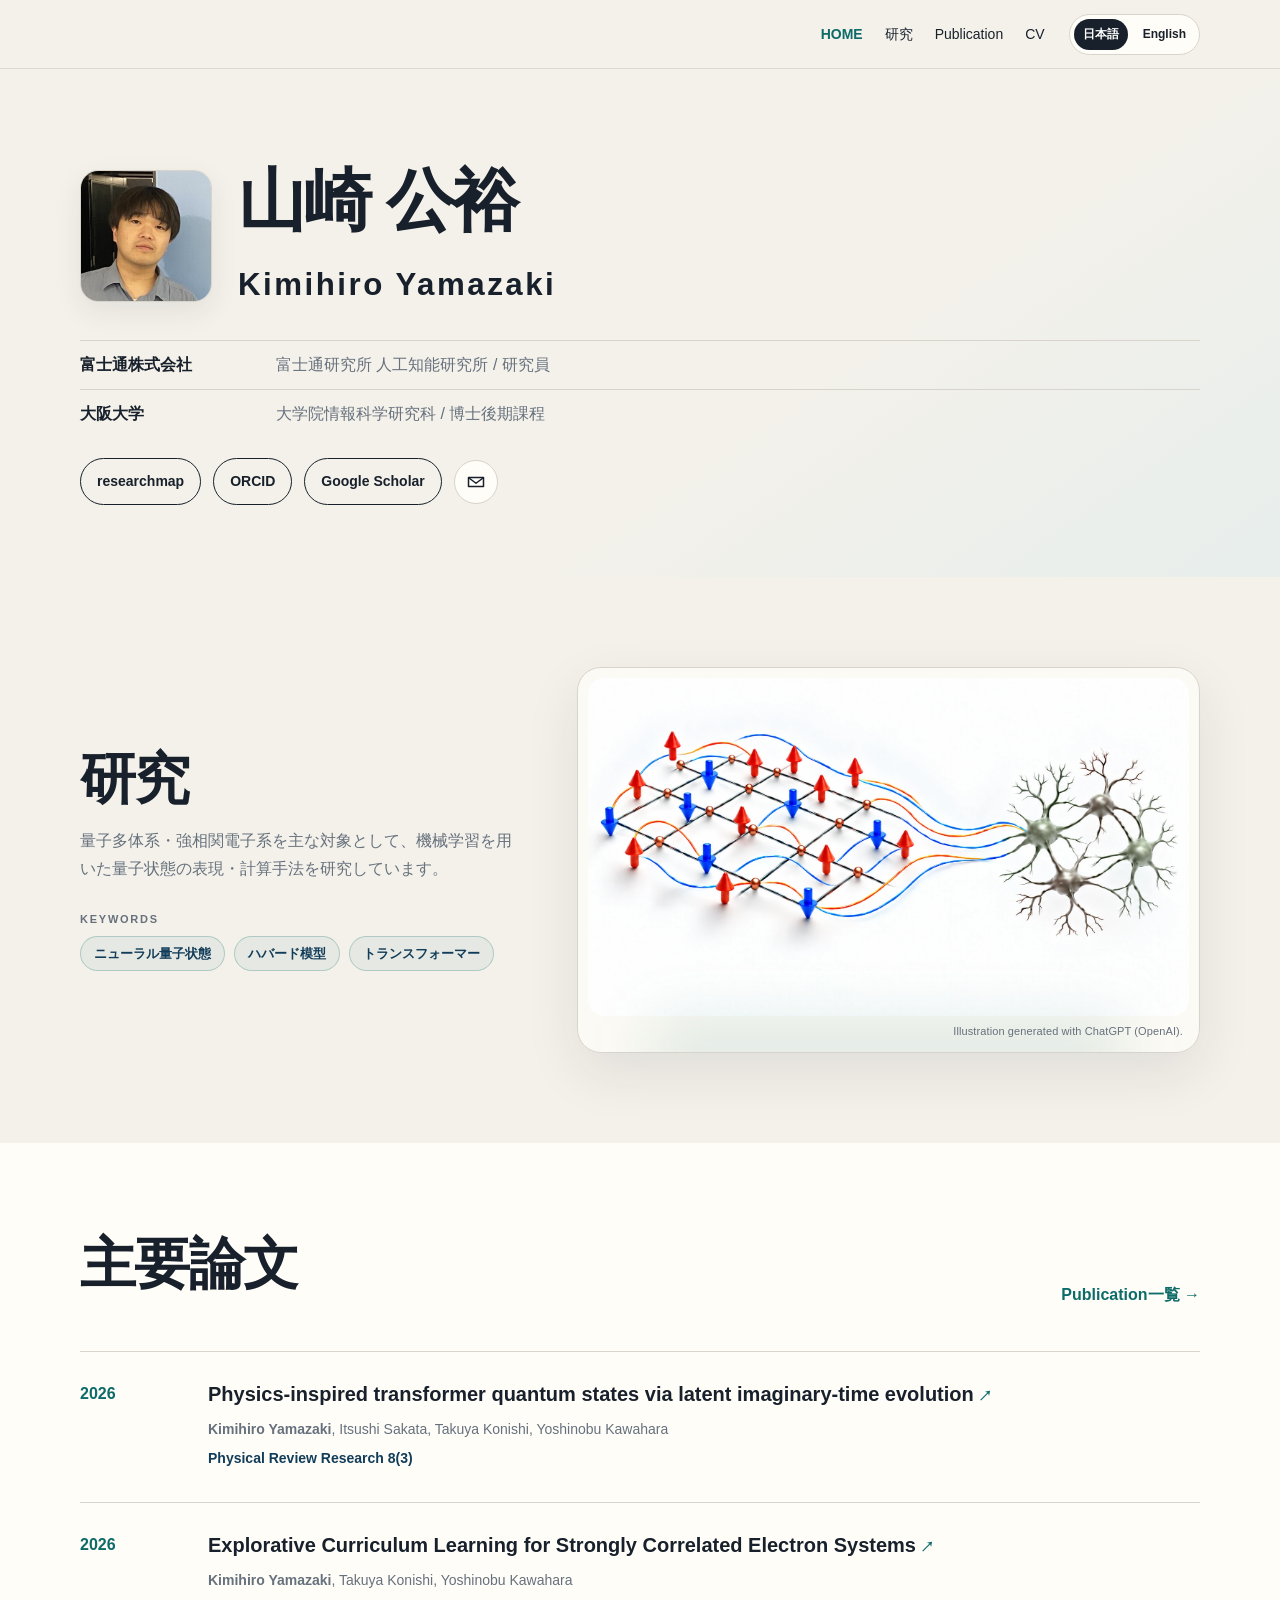
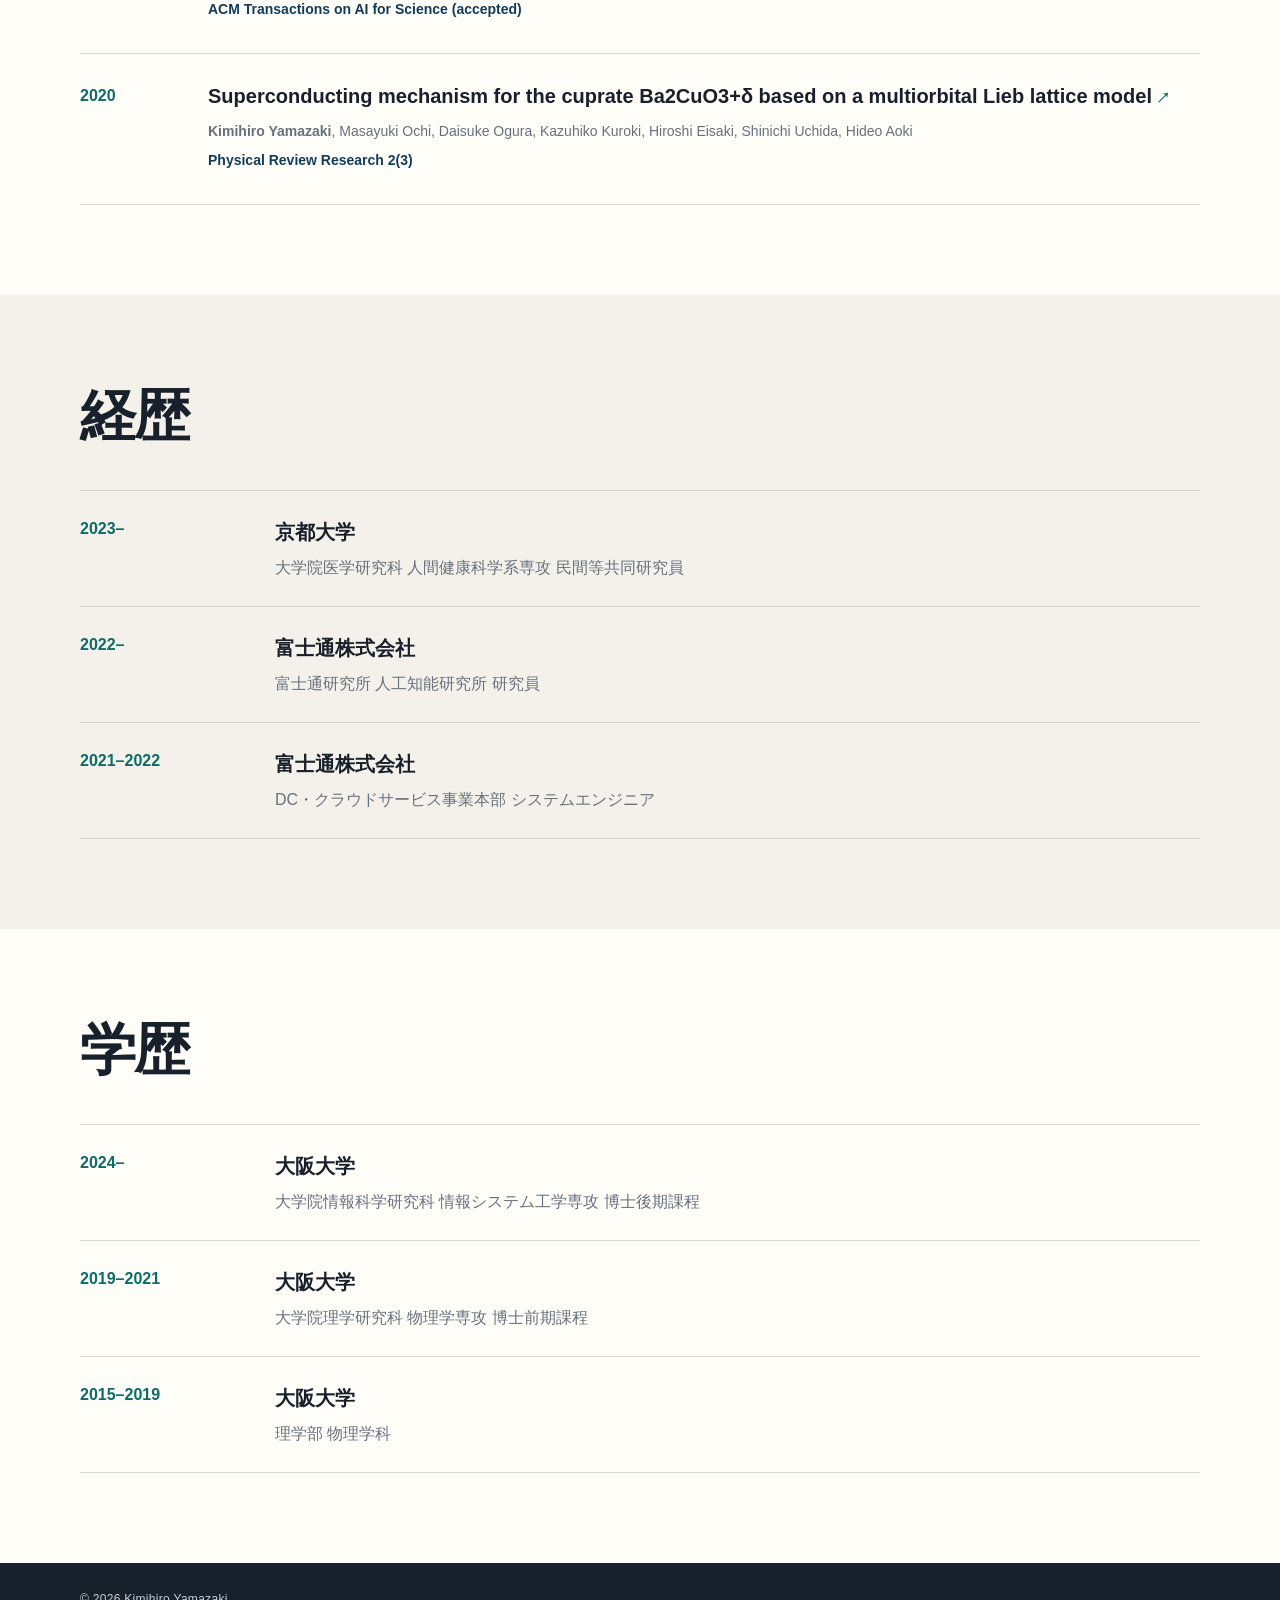
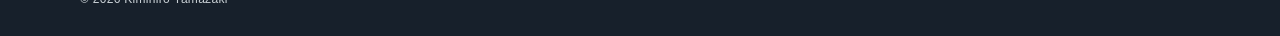
<file: index.html>
<!DOCTYPE html>

<html lang="ja">
<head>
<meta charset="utf-8"/>
<meta content="width=device-width,initial-scale=1" name="viewport"/>
<meta content="山崎公裕 / Kimihiro Yamazaki — 量子多体系、超伝導、機械学習。" name="description"/>
<title>山崎 公裕 | Kimihiro Yamazaki</title>
<link href="styles.css" rel="stylesheet"/>
</head>
<body>
<header class="site-header">
<div class="container nav-wrap">
<div class="header-right">
<nav aria-label="メインナビゲーション" class="nav">
<a aria-current="page" href="#top">HOME</a>
<a href="#research">研究</a>
<a href="publication.html">Publication</a>
<a href="#cv">CV</a>
</nav>
<div aria-label="言語切替" class="lang-switch">
<span aria-current="page" class="active">日本語</span>
<a href="en.html">English</a>
</div>
</div>
</div>
</header>
<main id="top">
<section class="hero">
<div class="container hero-simple">
<div class="hero-identity">
<img alt="山崎公裕のプロフィール写真" class="profile-photo" src="profile.jpg"/>
<h1>山崎 公裕<br/><span>Kimihiro Yamazaki</span></h1>
</div>
<div class="role-list">
<div><strong>富士通株式会社</strong><span>富士通研究所 人工知能研究所 / 研究員</span></div>
<div><strong>大阪大学</strong><span>大学院情報科学研究科 / 博士後期課程</span></div>
</div>
<div class="cta-row profile-links">
<a class="button" href="https://researchmap.jp/yamazaki0610" rel="noreferrer" target="_blank">researchmap</a>
<a class="button" href="https://orcid.org/0000-0003-4827-9488" rel="noreferrer" target="_blank">ORCID</a>
<a class="button" href="https://scholar.google.com/citations?hl=ja&amp;user=uH4D0h4AAAAJ" rel="noreferrer" target="_blank">Google Scholar</a>
<a aria-label="メールを送る" class="profile-icon-link" href="mailto:k-yamazaki@ist.osaka-u.ac.jp" title="メール"><svg aria-hidden="true" viewBox="0 0 24 24"><path d="M3 6.5h18v11H3z" fill="none" stroke="currentColor" stroke-linejoin="round" stroke-width="1.8"></path><path d="m4 7.5 8 6 8-6" fill="none" stroke="currentColor" stroke-linecap="round" stroke-linejoin="round" stroke-width="1.8"></path></svg></a>
</div>
</div>
</section>
<section class="section" id="research">
<div class="container research-grid">
<div class="research-copy">
<div class="section-heading">
<h2>研究</h2>
<p>量子多体系・強相関電子系を主な対象として、機械学習を用いた量子状態の表現・計算手法を研究しています。</p>
</div>
<div class="research-keyword-block">
<p class="keyword-label">KEYWORDS</p>
<ul aria-label="研究キーワード" class="research-keywords">
<li>ニューラル量子状態</li>
<li>ハバード模型</li>
<li>トランスフォーマー</li>
</ul>
</div>
</div>
<figure class="research-visual">
<picture>
<source srcset="research-neural-quantum-state.webp?v=4" type="image/webp"/>
<img alt="ニューラル量子状態と量子多体系をイメージした模式図" decoding="async" loading="lazy" src="research-neural-quantum-state.png?v=4"/>
</picture>
<figcaption class="image-credit">Illustration generated with ChatGPT (OpenAI).</figcaption>
</figure>
</div>
</section>
<section class="section alt" id="publications">
<div class="container">
<div class="section-heading split">
<div>
<h2>主要論文</h2>
</div>
<a class="text-link" href="publication.html">Publication一覧 →</a>
</div>
<div class="pub-list">
<article class="pub">
<div class="pub-year">2026</div>
<div>
<h3><a class="paper-link" href="https://doi.org/10.1103/bjxb-8tsk" rel="noreferrer" target="_blank">Physics-inspired transformer quantum states via latent imaginary-time evolution</a></h3>
<p class="authors"><strong>Kimihiro Yamazaki</strong>, Itsushi Sakata, Takuya Konishi, Yoshinobu Kawahara</p>
<p class="venue">Physical Review Research 8(3)</p>
</div>
</article>
<article class="pub">
<div class="pub-year">2026</div>
<div>
<h3><a class="paper-link" href="https://dl.acm.org/doi/10.1145/3800609" rel="noreferrer" target="_blank">Explorative Curriculum Learning for Strongly Correlated Electron Systems</a></h3>
<p class="authors"><strong>Kimihiro Yamazaki</strong>, Takuya Konishi, Yoshinobu Kawahara</p>
<p class="venue">ACM Transactions on AI for Science (accepted)</p>
</div>
</article>
<article class="pub">
<div class="pub-year">2020</div>
<div>
<h3><a class="paper-link" href="https://doi.org/10.1103/PhysRevResearch.2.033356" rel="noreferrer" target="_blank">Superconducting mechanism for the cuprate Ba2CuO3+δ based on a multiorbital Lieb lattice model</a></h3>
<p class="authors"><strong>Kimihiro Yamazaki</strong>, Masayuki Ochi, Daisuke Ogura, Kazuhiko Kuroki, Hiroshi Eisaki, Shinichi Uchida, Hideo Aoki</p>
<p class="venue">Physical Review Research 2(3)</p>
</div>
</article>
</div>
</div>
</section>
<section class="section" id="cv">
<div class="container">
<div class="section-heading">
<h2>経歴</h2>
</div>
<div class="timeline">
<div class="timeline-item"><div class="year">2023–</div><div><h3>京都大学</h3><p>大学院医学研究科 人間健康科学系専攻 民間等共同研究員</p></div></div>
<div class="timeline-item"><div class="year">2022–</div><div><h3>富士通株式会社</h3><p>富士通研究所 人工知能研究所 研究員</p></div></div>
<div class="timeline-item"><div class="year">2021–2022</div><div><h3>富士通株式会社</h3><p>DC・クラウドサービス事業本部 システムエンジニア</p></div></div>
</div>
</div>
</section>
<section class="section alt" id="education">
<div class="container">
<div class="section-heading">
<h2>学歴</h2>
</div>
<div class="timeline">
<div class="timeline-item"><div class="year">2024–</div><div><h3>大阪大学</h3><p>大学院情報科学研究科 情報システム工学専攻 博士後期課程</p></div></div>
<div class="timeline-item"><div class="year">2019–2021</div><div><h3>大阪大学</h3><p>大学院理学研究科 物理学専攻 博士前期課程</p></div></div>
<div class="timeline-item"><div class="year">2015–2019</div><div><h3>大阪大学</h3><p>理学部 物理学科</p></div></div>
</div>
</div>
</section>
</main>
<footer class="site-footer">
<div class="container footer-wrap">
<p>© 2026 Kimihiro Yamazaki</p>
</div>
</footer>
</body>
</html>
</file>
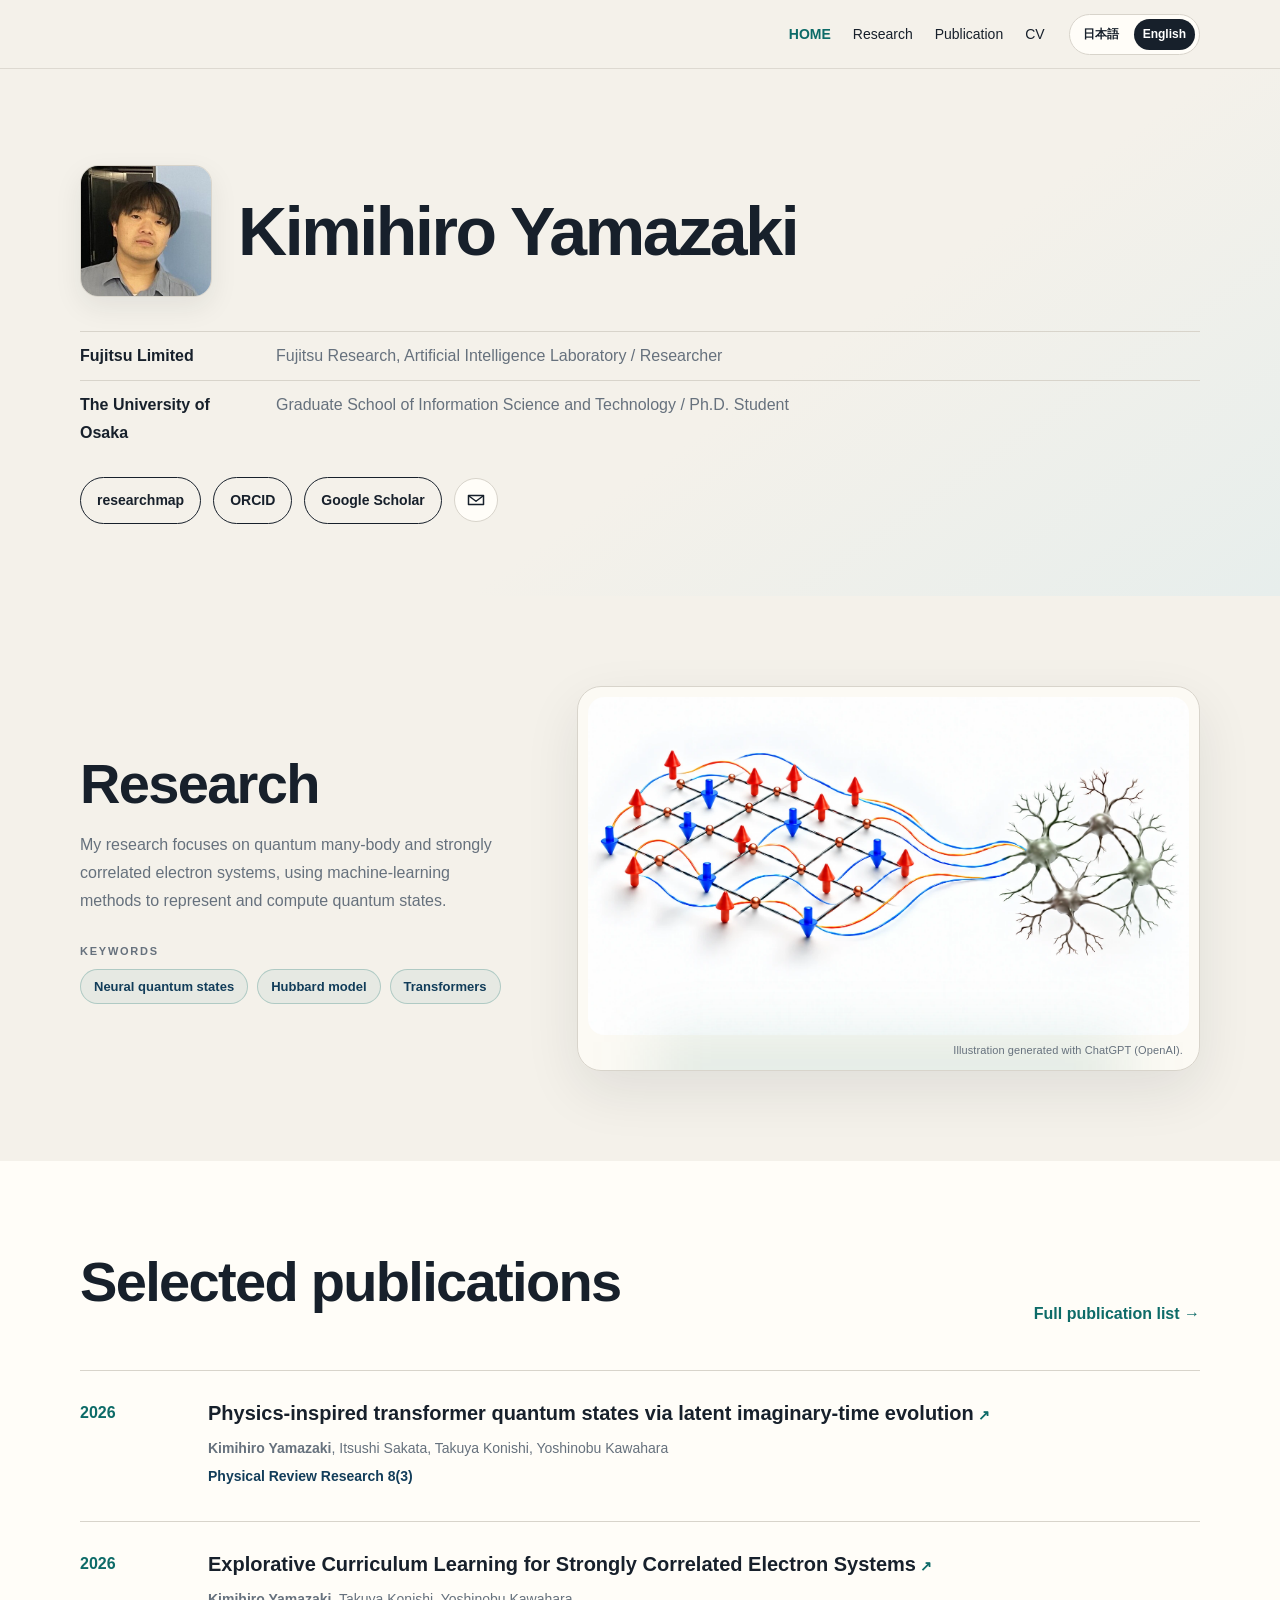
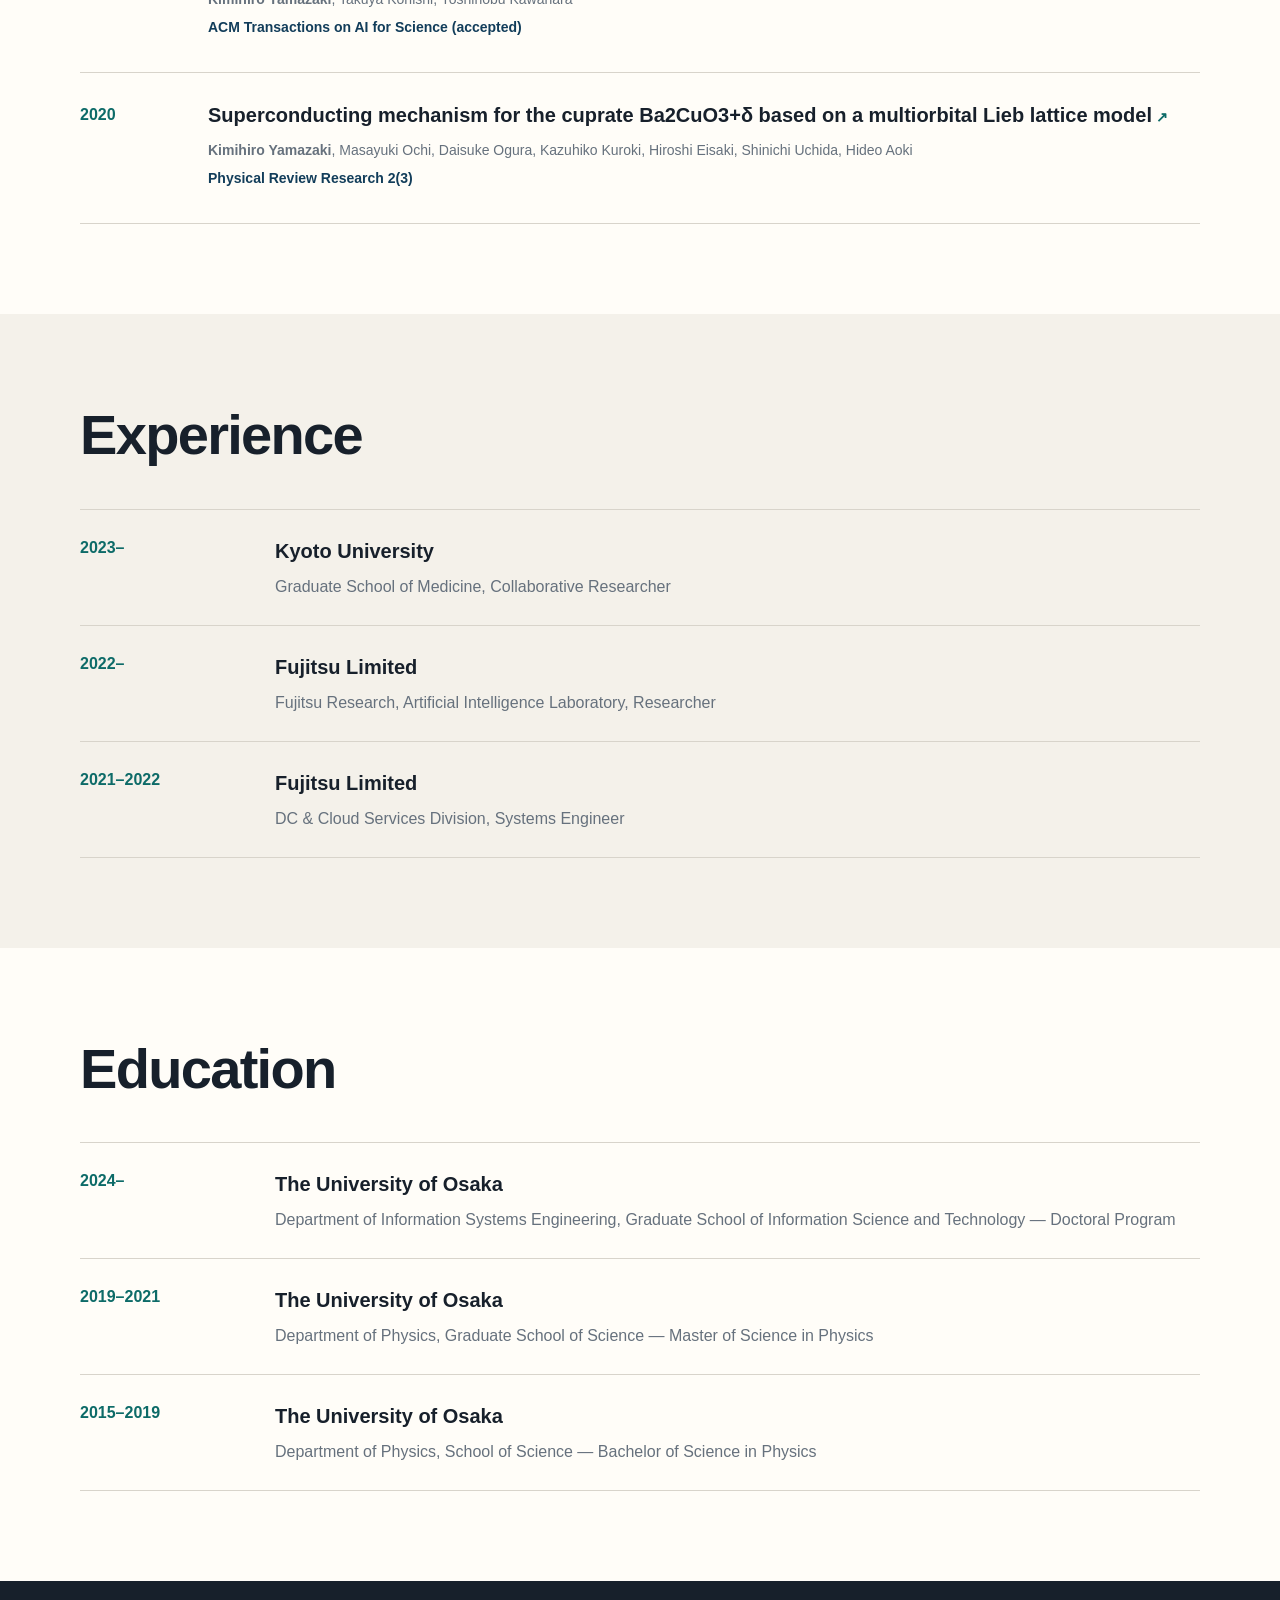
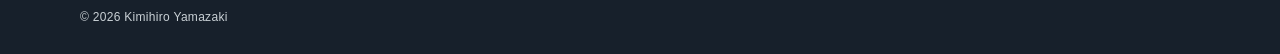
<file: en.html>
<!DOCTYPE html>

<html lang="en">
<head>
<meta charset="utf-8"/>
<meta content="width=device-width,initial-scale=1" name="viewport"/>
<meta content="Kimihiro Yamazaki — quantum many-body systems, superconductivity, and machine learning." name="description"/>
<title>Kimihiro Yamazaki | Researcher</title>
<link href="styles.css" rel="stylesheet"/>
</head>
<body>
<header class="site-header">
<div class="container nav-wrap">
<div class="header-right">
<nav aria-label="Primary navigation" class="nav">
<a aria-current="page" href="#top">HOME</a>
<a href="#research">Research</a>
<a href="publication-en.html">Publication</a>
<a href="#cv">CV</a>
</nav>
<div aria-label="Language switcher" class="lang-switch">
<a href="index.html">日本語</a>
<span aria-current="page" class="active">English</span>
</div>
</div>
</div>
</header>
<main id="top">
<section class="hero">
<div class="container hero-simple">
<div class="hero-identity">
<img alt="Profile photo of Kimihiro Yamazaki" class="profile-photo" src="profile.jpg"/>
<h1>Kimihiro Yamazaki</h1>
</div>
<div class="role-list">
<div><strong>Fujitsu Limited</strong><span>Fujitsu Research, Artificial Intelligence Laboratory / Researcher</span></div>
<div><strong>The University of Osaka</strong><span>Graduate School of Information Science and Technology / Ph.D. Student</span></div>
</div>
<div class="cta-row profile-links">
<a class="button" href="https://researchmap.jp/yamazaki0610" rel="noreferrer" target="_blank">researchmap</a>
<a class="button" href="https://orcid.org/0000-0003-4827-9488" rel="noreferrer" target="_blank">ORCID</a>
<a class="button" href="https://scholar.google.com/citations?hl=ja&amp;user=uH4D0h4AAAAJ" rel="noreferrer" target="_blank">Google Scholar</a>
<a aria-label="Send email" class="profile-icon-link" href="mailto:k-yamazaki@ist.osaka-u.ac.jp" title="Email"><svg aria-hidden="true" viewBox="0 0 24 24"><path d="M3 6.5h18v11H3z" fill="none" stroke="currentColor" stroke-linejoin="round" stroke-width="1.8"></path><path d="m4 7.5 8 6 8-6" fill="none" stroke="currentColor" stroke-linecap="round" stroke-linejoin="round" stroke-width="1.8"></path></svg></a>
</div>
</div>
</section>
<section class="section" id="research">
<div class="container research-grid">
<div class="research-copy">
<div class="section-heading">
<h2>Research</h2>
<p>My research focuses on quantum many-body and strongly correlated electron systems, using machine-learning methods to represent and compute quantum states.</p>
</div>
<div class="research-keyword-block">
<p class="keyword-label">KEYWORDS</p>
<ul aria-label="Research keywords" class="research-keywords">
<li>Neural quantum states</li>
<li>Hubbard model</li>
<li>Transformers</li>
</ul>
</div>
</div>
<figure class="research-visual">
<picture>
<source srcset="research-neural-quantum-state.webp?v=4" type="image/webp"/>
<img alt="Conceptual illustration of neural quantum states and quantum many-body systems" decoding="async" loading="lazy" src="research-neural-quantum-state.png?v=4"/>
</picture>
<figcaption class="image-credit">Illustration generated with ChatGPT (OpenAI).</figcaption>
</figure>
</div>
</section>
<section class="section alt" id="publications">
<div class="container">
<div class="section-heading split">
<div>
<h2>Selected publications</h2>
</div>
<a class="text-link" href="publication-en.html">Full publication list →</a>
</div>
<div class="pub-list">
<article class="pub">
<div class="pub-year">2026</div>
<div>
<h3><a class="paper-link" href="https://doi.org/10.1103/bjxb-8tsk" rel="noreferrer" target="_blank">Physics-inspired transformer quantum states via latent imaginary-time evolution</a></h3>
<p class="authors"><strong>Kimihiro Yamazaki</strong>, Itsushi Sakata, Takuya Konishi, Yoshinobu Kawahara</p>
<p class="venue">Physical Review Research 8(3)</p>
</div>
</article>
<article class="pub">
<div class="pub-year">2026</div>
<div>
<h3><a class="paper-link" href="https://dl.acm.org/doi/10.1145/3800609" rel="noreferrer" target="_blank">Explorative Curriculum Learning for Strongly Correlated Electron Systems</a></h3>
<p class="authors"><strong>Kimihiro Yamazaki</strong>, Takuya Konishi, Yoshinobu Kawahara</p>
<p class="venue">ACM Transactions on AI for Science (accepted)</p>
</div>
</article>
<article class="pub">
<div class="pub-year">2020</div>
<div>
<h3><a class="paper-link" href="https://doi.org/10.1103/PhysRevResearch.2.033356" rel="noreferrer" target="_blank">Superconducting mechanism for the cuprate Ba2CuO3+δ based on a multiorbital Lieb lattice model</a></h3>
<p class="authors"><strong>Kimihiro Yamazaki</strong>, Masayuki Ochi, Daisuke Ogura, Kazuhiko Kuroki, Hiroshi Eisaki, Shinichi Uchida, Hideo Aoki</p>
<p class="venue">Physical Review Research 2(3)</p>
</div>
</article>
</div>
</div>
</section>
<section class="section" id="cv">
<div class="container">
<div class="section-heading">
<h2>Experience</h2>
</div>
<div class="timeline">
<div class="timeline-item"><div class="year">2023–</div><div><h3>Kyoto University</h3><p>Graduate School of Medicine, Collaborative Researcher</p></div></div>
<div class="timeline-item"><div class="year">2022–</div><div><h3>Fujitsu Limited</h3><p>Fujitsu Research, Artificial Intelligence Laboratory, Researcher</p></div></div>
<div class="timeline-item"><div class="year">2021–2022</div><div><h3>Fujitsu Limited</h3><p>DC &amp; Cloud Services Division, Systems Engineer</p></div></div>
</div>
</div>
</section>
<section class="section alt" id="education">
<div class="container">
<div class="section-heading">
<h2>Education</h2>
</div>
<div class="timeline">
<div class="timeline-item"><div class="year">2024–</div><div><h3>The University of Osaka</h3><p>Department of Information Systems Engineering, Graduate School of Information Science and Technology — Doctoral Program</p></div></div>
<div class="timeline-item"><div class="year">2019–2021</div><div><h3>The University of Osaka</h3><p>Department of Physics, Graduate School of Science — Master of Science in Physics</p></div></div>
<div class="timeline-item"><div class="year">2015–2019</div><div><h3>The University of Osaka</h3><p>Department of Physics, School of Science — Bachelor of Science in Physics</p></div></div>
</div>
</div>
</section>
</main>
<footer class="site-footer">
<div class="container footer-wrap">
<p>© 2026 Kimihiro Yamazaki</p>
</div>
</footer>
</body>
</html>
</file>
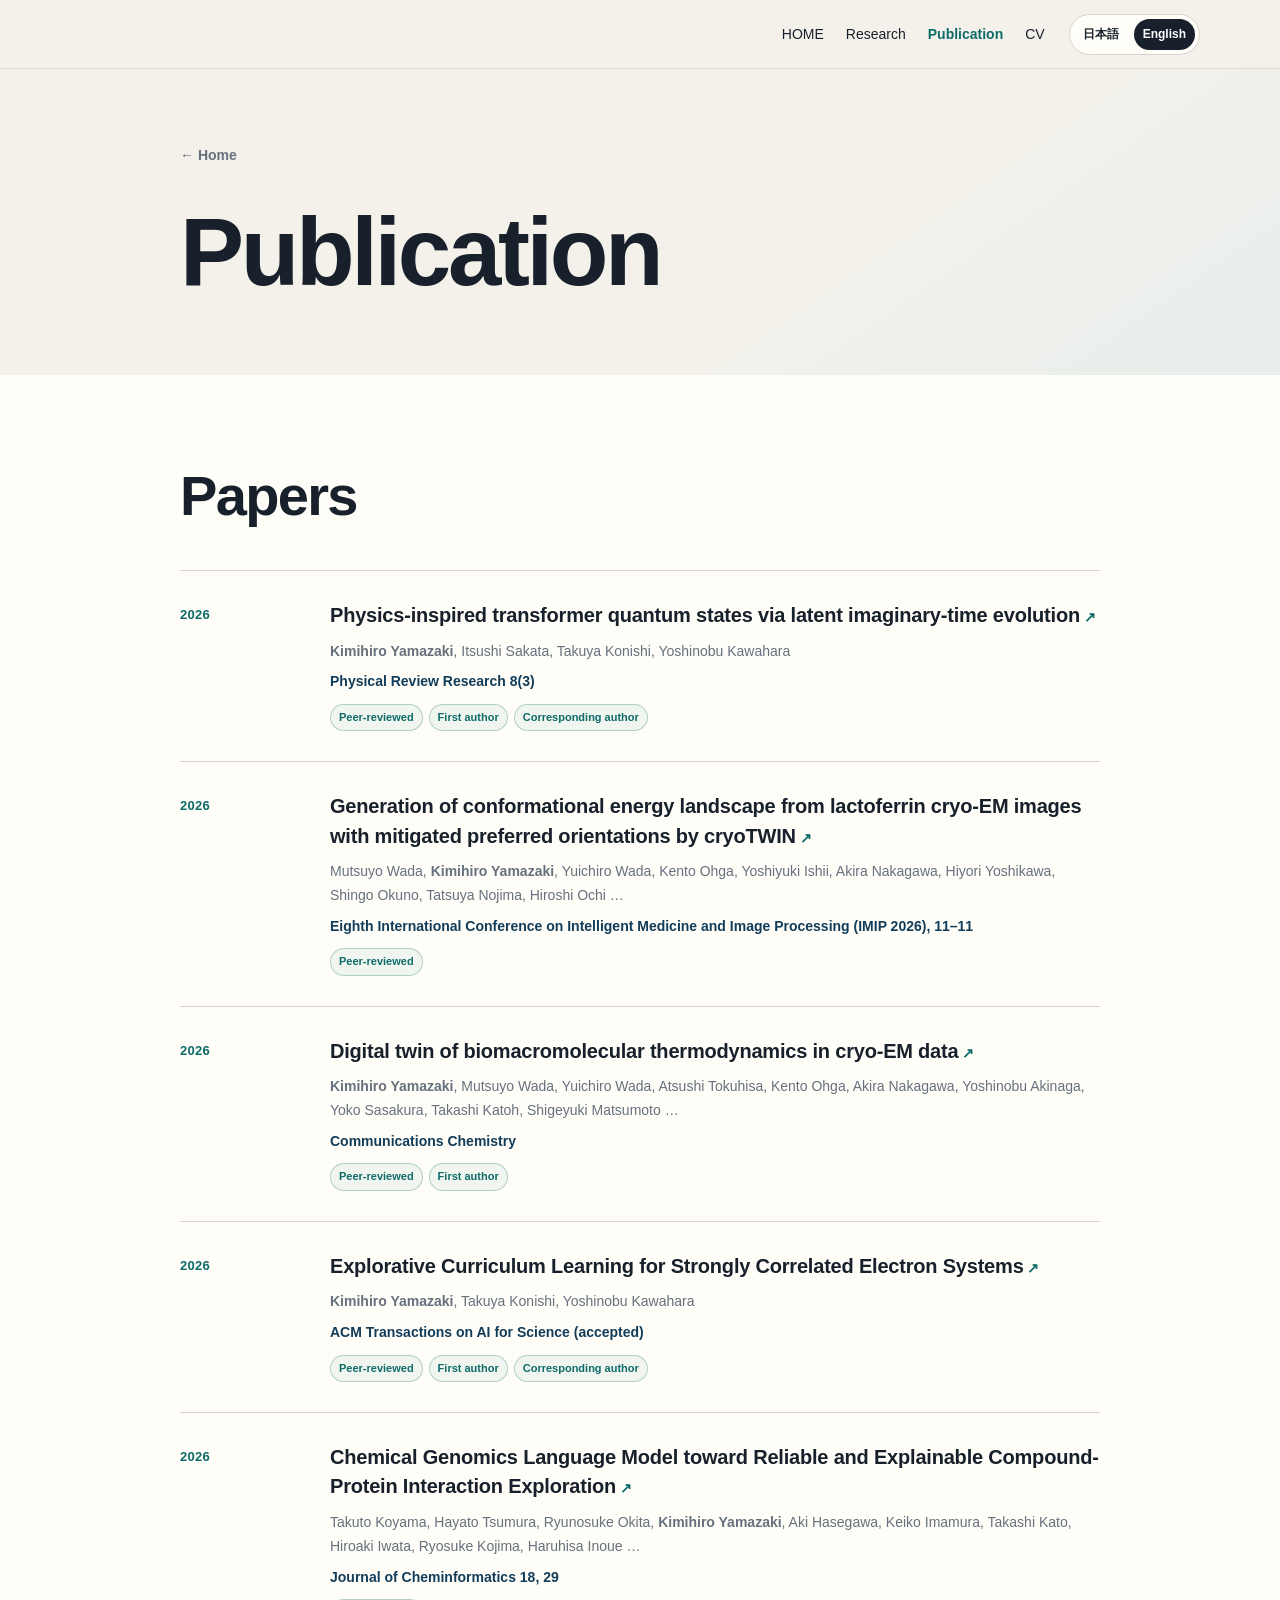
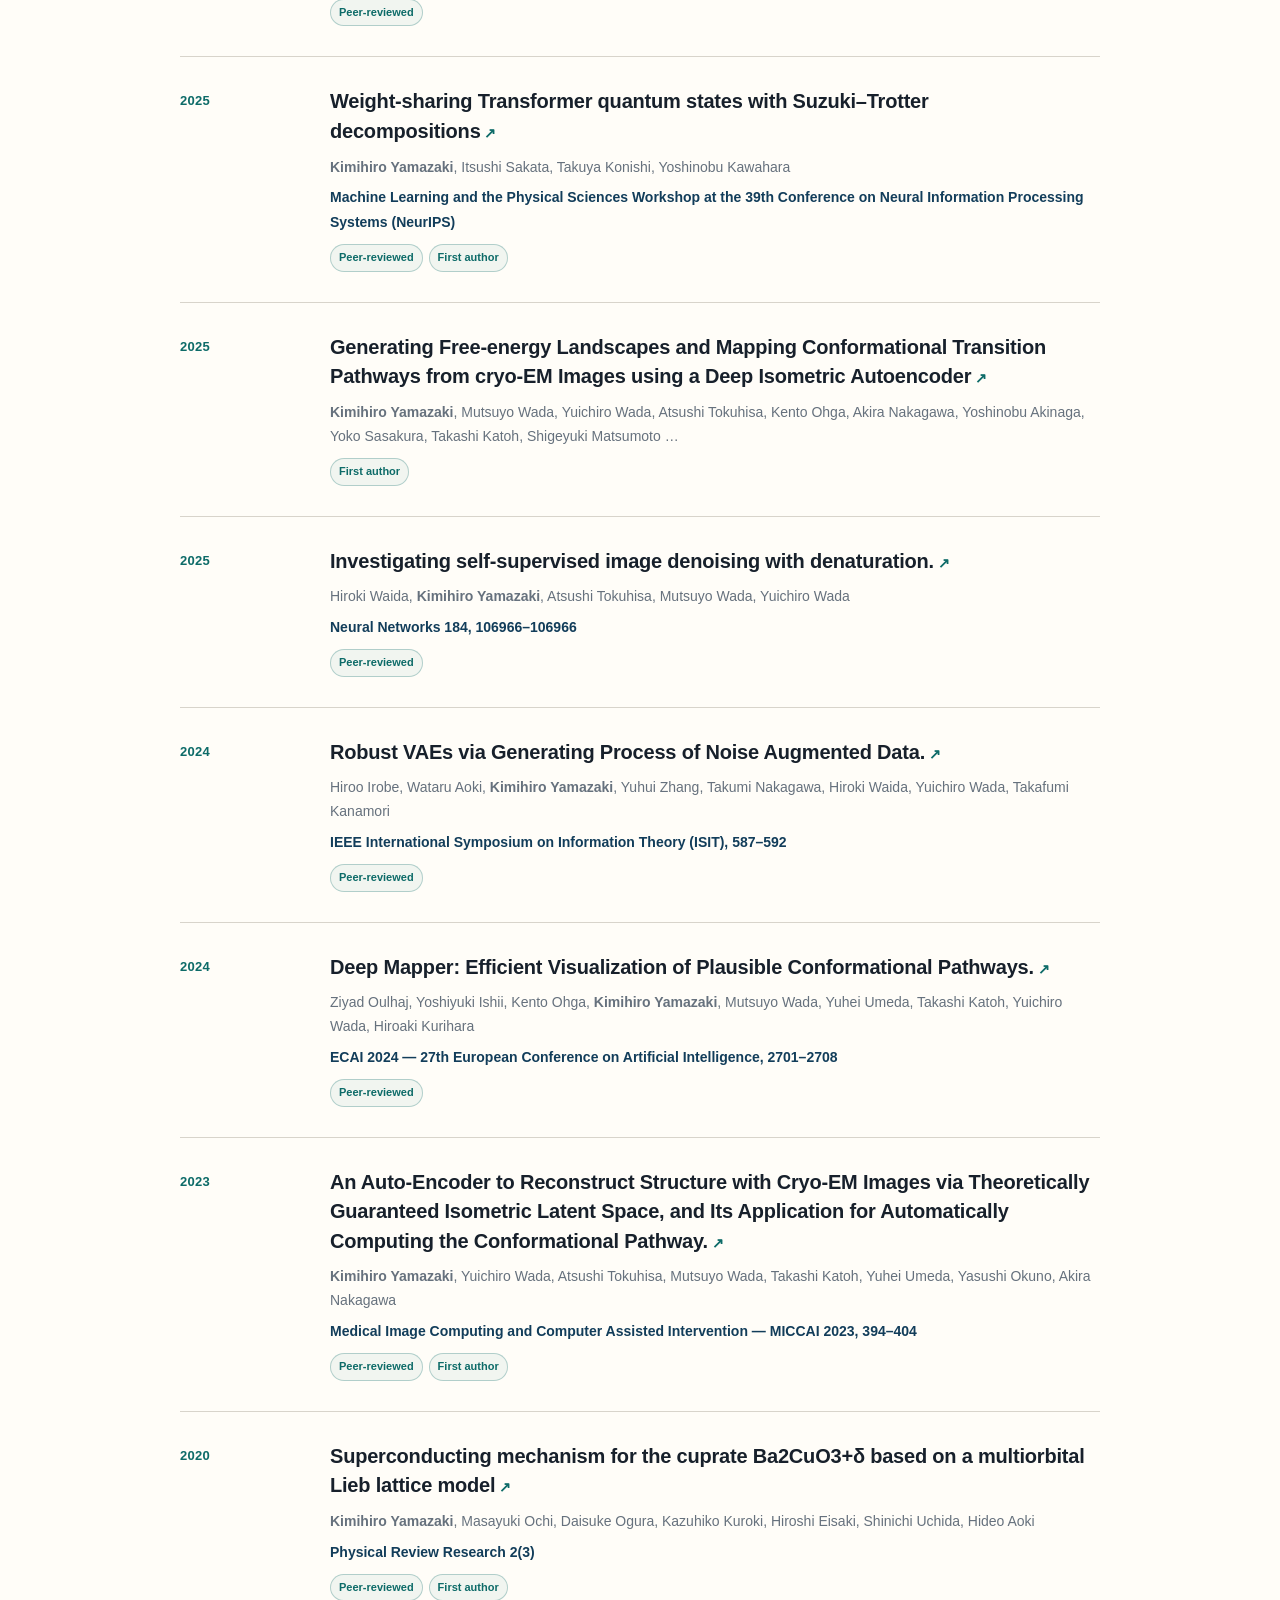
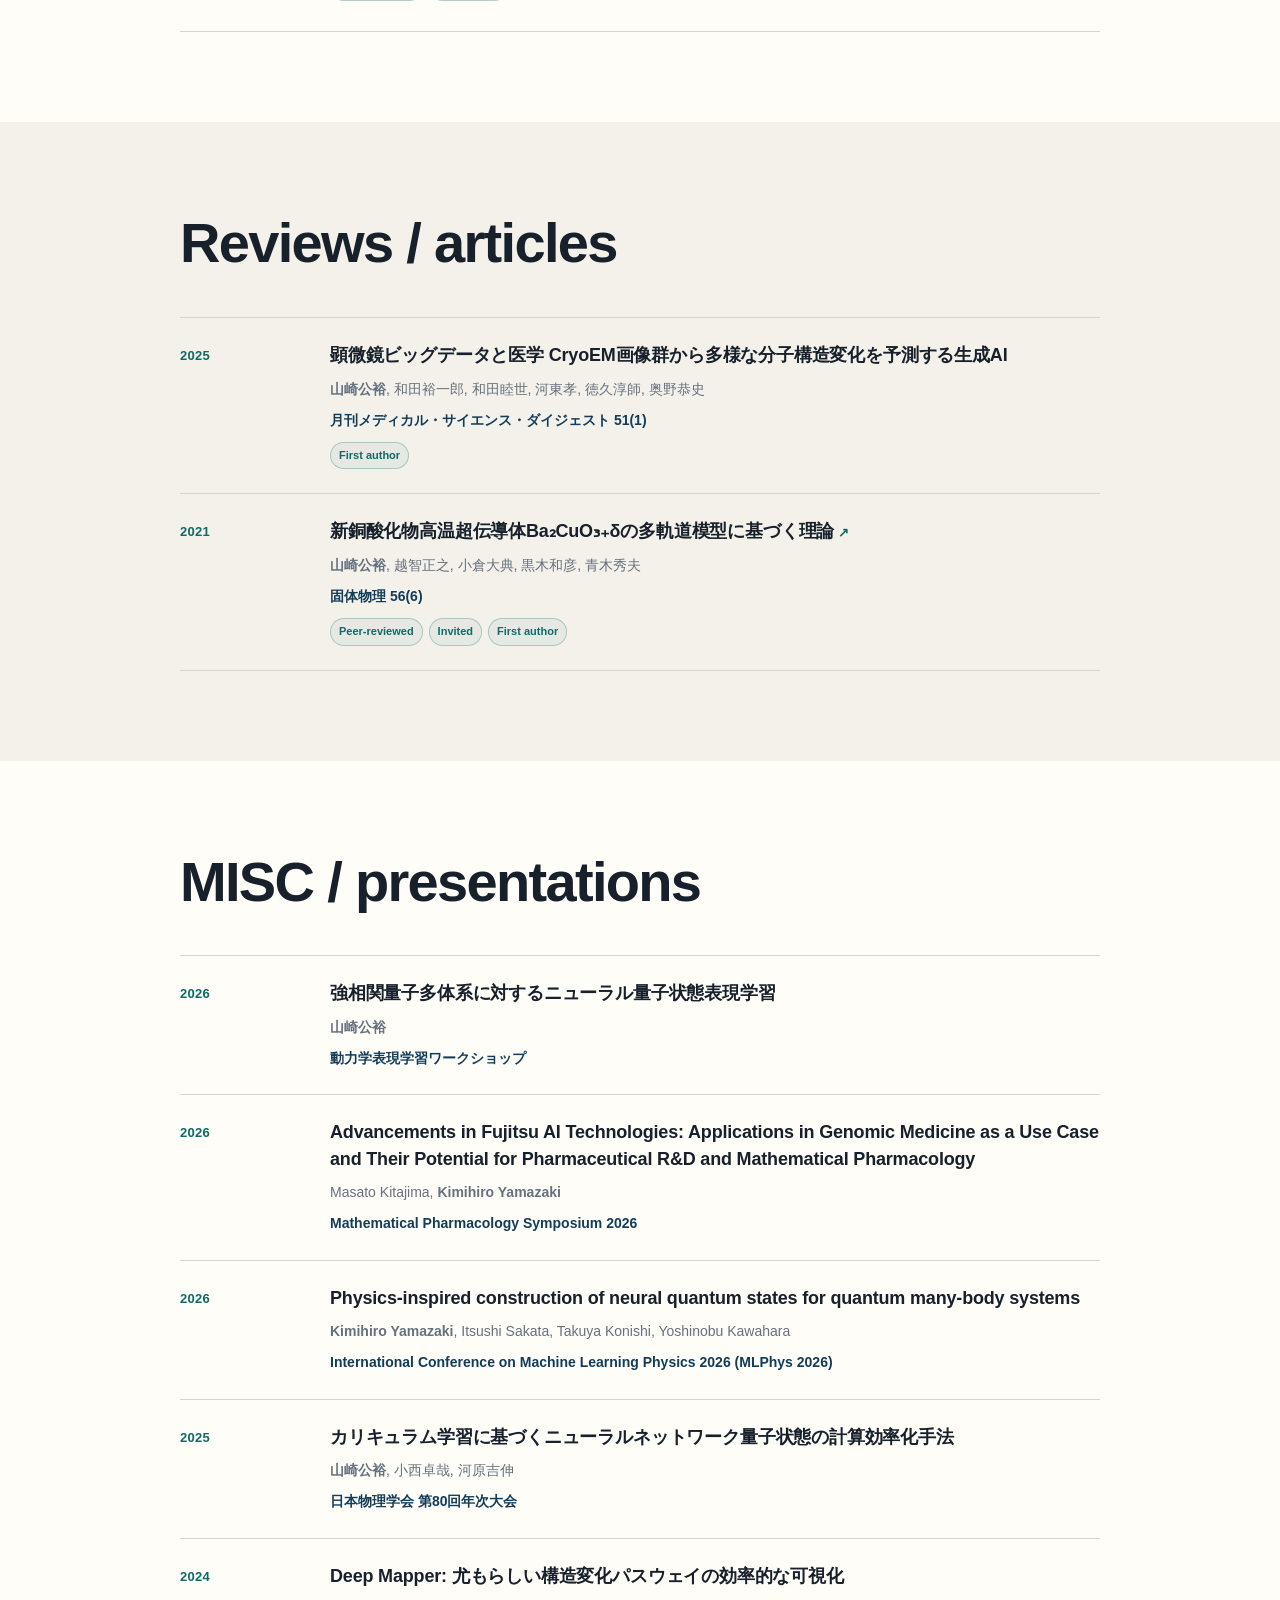
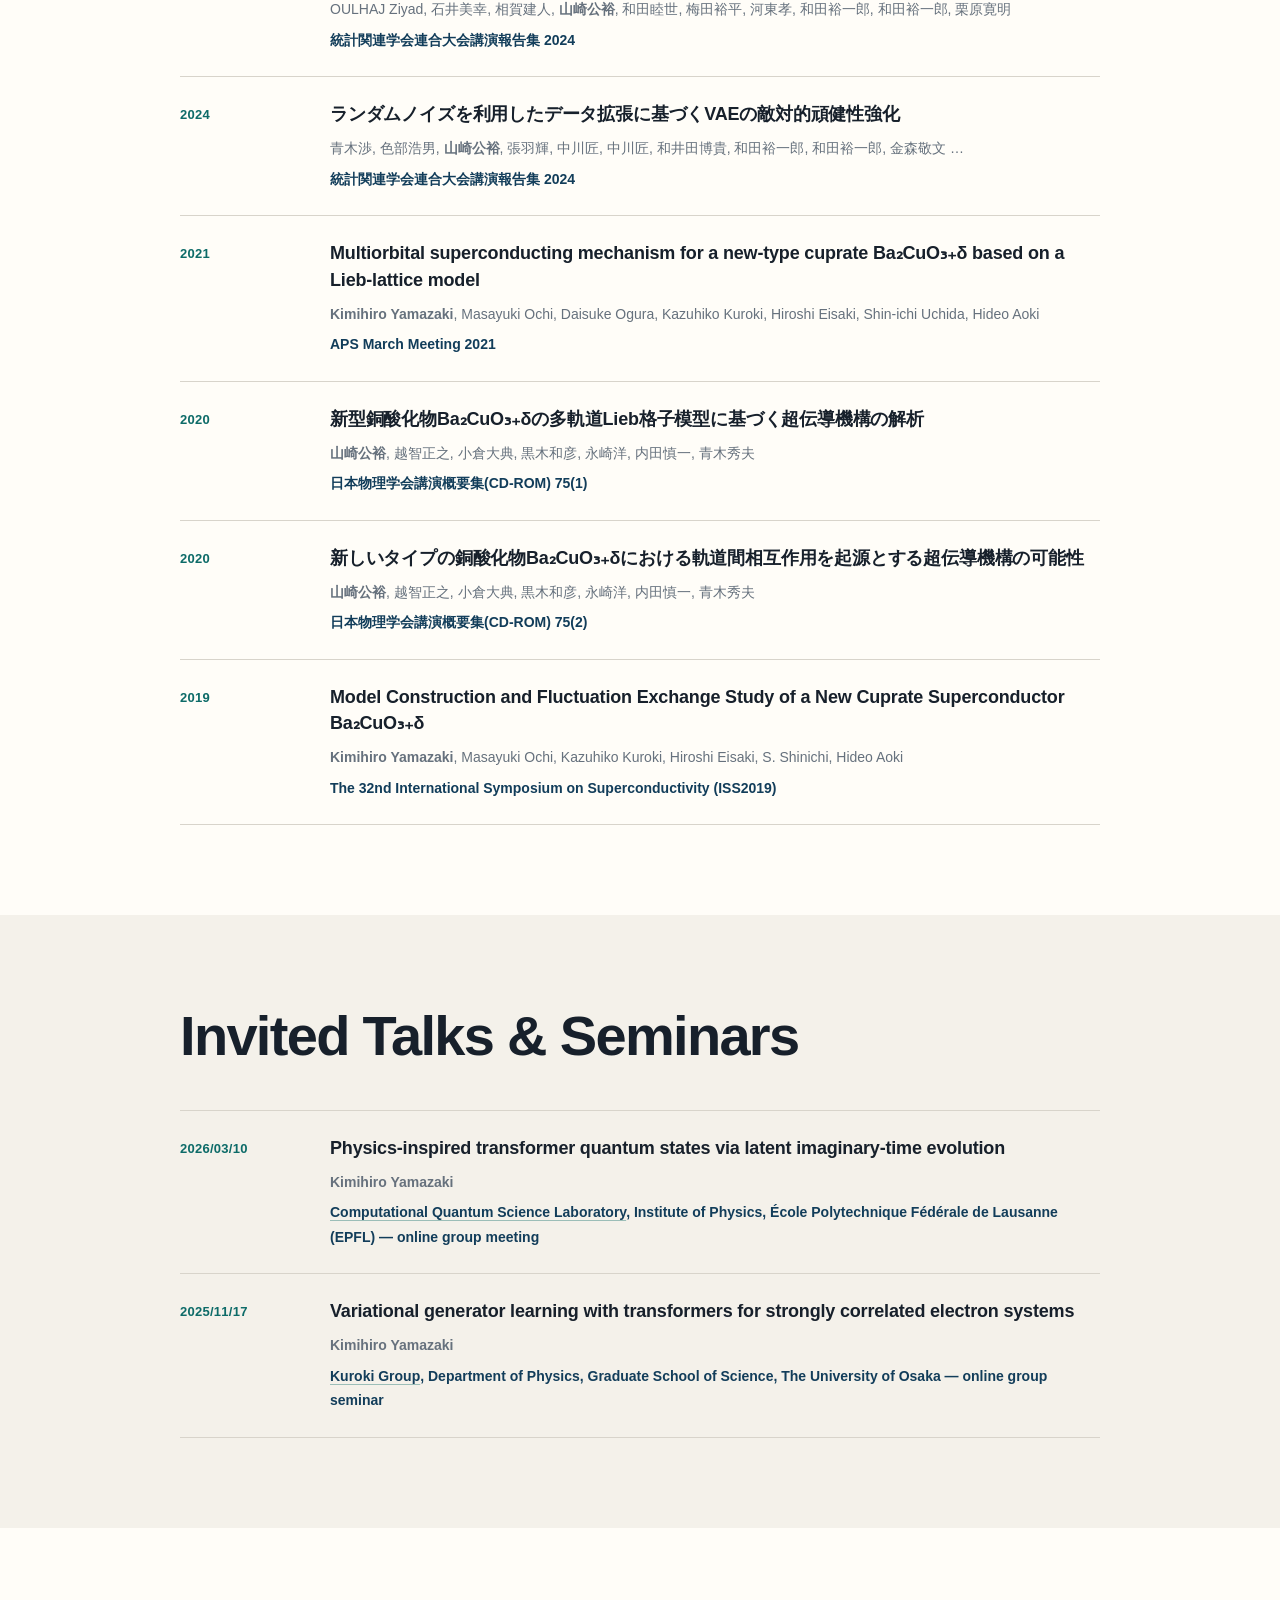
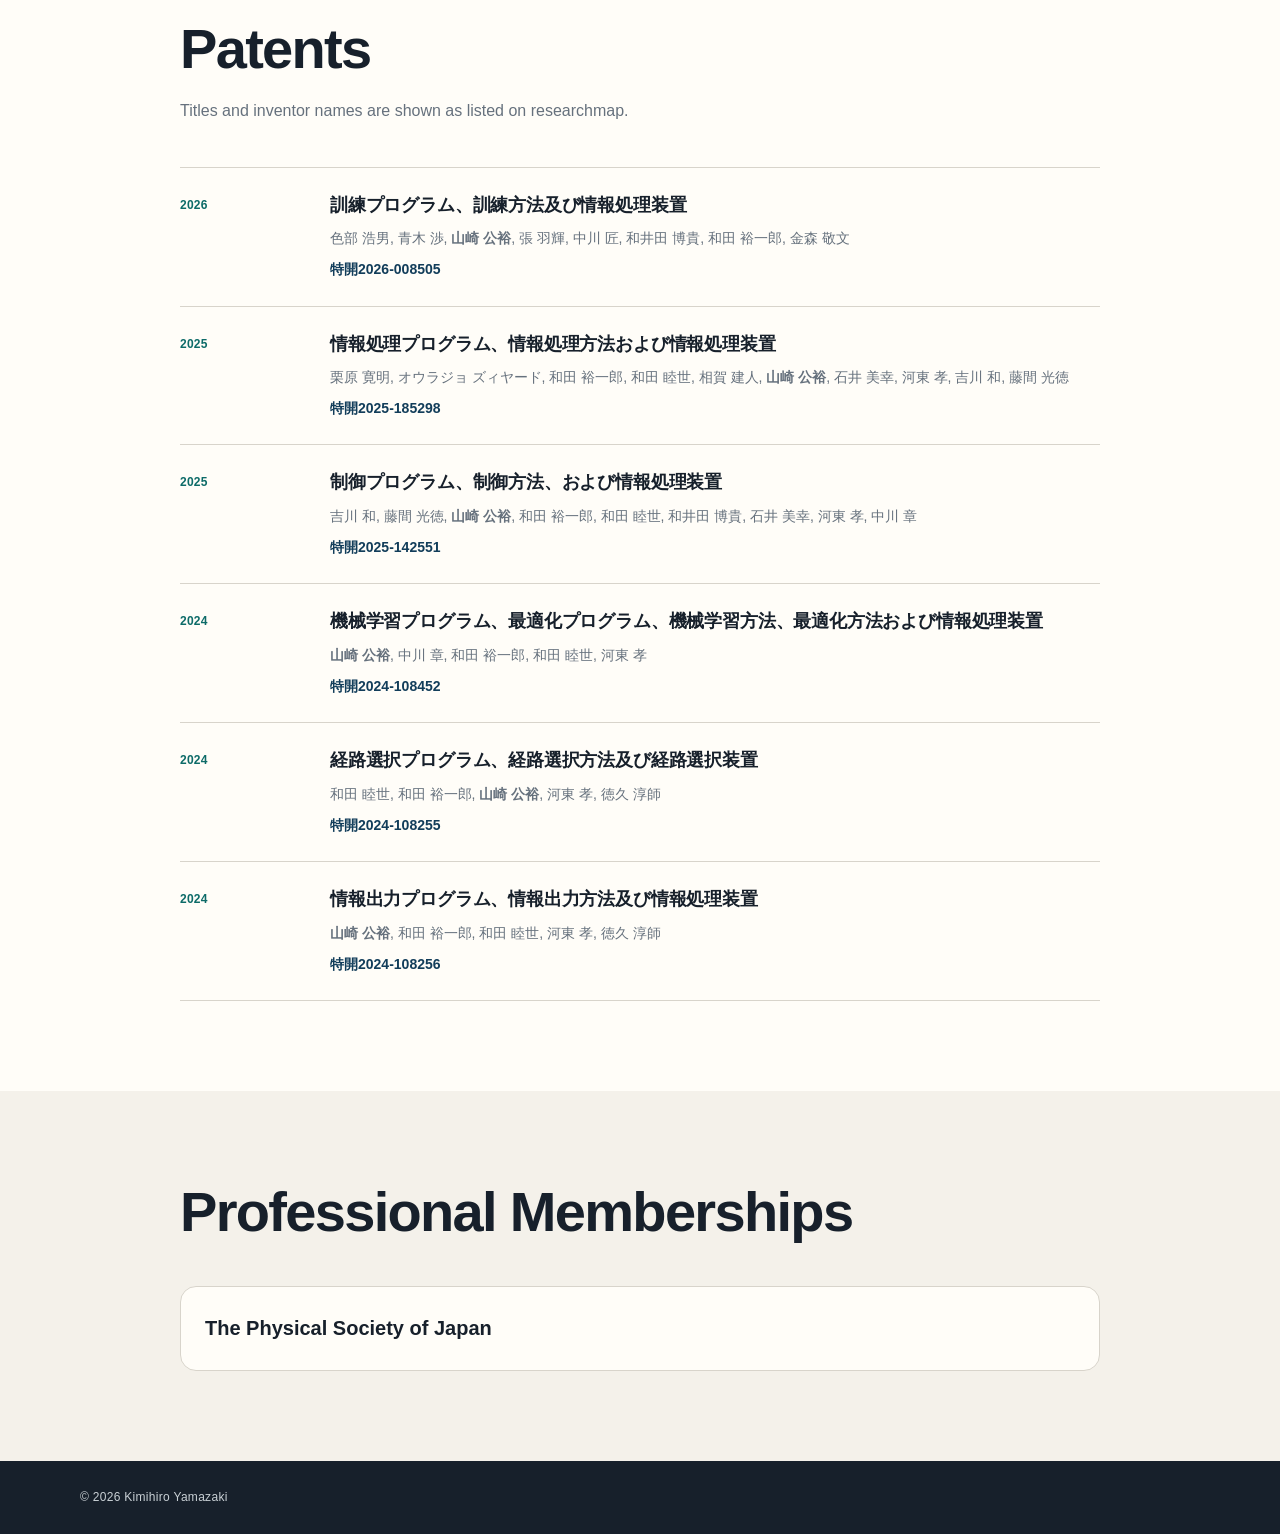
<file: publication-en.html>
<!DOCTYPE html>

<html lang="en">
<head>
<meta charset="utf-8"/>
<meta content="width=device-width,initial-scale=1" name="viewport"/>
<meta content="Kimihiro Yamazaki — publication list including papers, reviews, MISC / presentations, invited talks and seminars, patents, and professional memberships." name="description"/>
<title>Publication | Kimihiro Yamazaki</title>
<link href="styles.css" rel="stylesheet"/>
</head>
<body>
<header class="site-header">
<div class="container nav-wrap">
<div class="header-right">
<nav aria-label="Primary navigation" class="nav">
<a href="en.html">HOME</a>
<a href="en.html#research">Research</a>
<a aria-current="page" href="publication-en.html">Publication</a>
<a href="en.html#cv">CV</a>
</nav>
<div aria-label="Language switcher" class="lang-switch">
<a href="publication.html">日本語</a>
<span aria-current="page" class="active">English</span>
</div>
</div>
</div>
</header>
<main>
<section class="subpage-hero">
<div class="container narrow">
<a class="back-link" href="en.html">← Home</a>
<h1 class="page-title">Publication</h1>
</div>
</section>
<section class="section works-section alt" id="papers">
<div class="container narrow">
<div class="section-heading">
<h2>Papers</h2></div>
<div class="work-list">
<article class="work-item"><div class="work-date">2026</div><div><h3><a class="paper-link" href="https://doi.org/10.1103/bjxb-8tsk" rel="noreferrer" target="_blank">Physics-inspired transformer quantum states via latent imaginary-time evolution</a></h3><p class="authors"><strong>Kimihiro Yamazaki</strong>, Itsushi Sakata, Takuya Konishi, Yoshinobu Kawahara</p><p class="venue">Physical Review Research 8(3)</p><div class="badges"><span>Peer-reviewed</span><span>First author</span><span>Corresponding author</span></div></div></article>
<article class="work-item"><div class="work-date">2026</div><div><h3><a class="paper-link" href="https://doi.org/10.1117/12.3119418" rel="noreferrer" target="_blank">Generation of conformational energy landscape from lactoferrin cryo-EM images with mitigated preferred orientations by cryoTWIN</a></h3><p class="authors">Mutsuyo Wada, <strong>Kimihiro Yamazaki</strong>, Yuichiro Wada, Kento Ohga, Yoshiyuki Ishii, Akira Nakagawa, Hiyori Yoshikawa, Shingo Okuno, Tatsuya Nojima, Hiroshi Ochi …</p><p class="venue">Eighth International Conference on Intelligent Medicine and Image Processing (IMIP 2026), 11–11</p><div class="badges"><span>Peer-reviewed</span></div></div></article>
<article class="work-item"><div class="work-date">2026</div><div><h3><a class="paper-link" href="https://doi.org/10.1038/s42004-026-02077-5" rel="noreferrer" target="_blank">Digital twin of biomacromolecular thermodynamics in cryo-EM data</a></h3><p class="authors"><strong>Kimihiro Yamazaki</strong>, Mutsuyo Wada, Yuichiro Wada, Atsushi Tokuhisa, Kento Ohga, Akira Nakagawa, Yoshinobu Akinaga, Yoko Sasakura, Takashi Katoh, Shigeyuki Matsumoto …</p><p class="venue">Communications Chemistry</p><div class="badges"><span>Peer-reviewed</span><span>First author</span></div></div></article>
<article class="work-item"><div class="work-date">2026</div><div><h3><a class="paper-link" href="https://dl.acm.org/doi/10.1145/3800609" rel="noreferrer" target="_blank">Explorative Curriculum Learning for Strongly Correlated Electron Systems</a></h3><p class="authors"><strong>Kimihiro Yamazaki</strong>, Takuya Konishi, Yoshinobu Kawahara</p><p class="venue">ACM Transactions on AI for Science (accepted)</p><div class="badges"><span>Peer-reviewed</span><span>First author</span><span>Corresponding author</span></div></div></article>
<article class="work-item"><div class="work-date">2026</div><div><h3><a class="paper-link" href="https://doi.org/10.1186/s13321-026-01155-z" rel="noreferrer" target="_blank">Chemical Genomics Language Model toward Reliable and Explainable Compound-Protein Interaction Exploration</a></h3><p class="authors">Takuto Koyama, Hayato Tsumura, Ryunosuke Okita, <strong>Kimihiro Yamazaki</strong>, Aki Hasegawa, Keiko Imamura, Takashi Kato, Hiroaki Iwata, Ryosuke Kojima, Haruhisa Inoue …</p><p class="venue">Journal of Cheminformatics 18, 29</p><div class="badges"><span>Peer-reviewed</span></div></div></article>
<article class="work-item"><div class="work-date">2025</div><div><h3><a class="paper-link" href="https://ml4physicalsciences.github.io/2025/files/NeurIPS_ML4PS_2025_127.pdf" rel="noreferrer" target="_blank">Weight-sharing Transformer quantum states with Suzuki–Trotter decompositions</a></h3><p class="authors"><strong>Kimihiro Yamazaki</strong>, Itsushi Sakata, Takuya Konishi, Yoshinobu Kawahara</p><p class="venue">Machine Learning and the Physical Sciences Workshop at the 39th Conference on Neural Information Processing Systems (NeurIPS)</p><div class="badges"><span>Peer-reviewed</span><span>First author</span></div></div></article>
<article class="work-item"><div class="work-date">2025</div><div><h3><a class="paper-link" href="https://www.cambridge.org/engage/chemrxiv/article-details/67c514a96dde43c908394a29" rel="noreferrer" target="_blank">Generating Free-energy Landscapes and Mapping Conformational Transition Pathways from cryo-EM Images using a Deep Isometric Autoencoder</a></h3><p class="authors"><strong>Kimihiro Yamazaki</strong>, Mutsuyo Wada, Yuichiro Wada, Atsushi Tokuhisa, Kento Ohga, Akira Nakagawa, Yoshinobu Akinaga, Yoko Sasakura, Takashi Katoh, Shigeyuki Matsumoto …</p><div class="badges"><span>First author</span></div></div></article>
<article class="work-item"><div class="work-date">2025</div><div><h3><a class="paper-link" href="https://doi.org/10.1016/j.neunet.2024.106966" rel="noreferrer" target="_blank">Investigating self-supervised image denoising with denaturation.</a></h3><p class="authors">Hiroki Waida, <strong>Kimihiro Yamazaki</strong>, Atsushi Tokuhisa, Mutsuyo Wada, Yuichiro Wada</p><p class="venue">Neural Networks 184, 106966–106966</p><div class="badges"><span>Peer-reviewed</span></div></div></article>
<article class="work-item"><div class="work-date">2024</div><div><h3><a class="paper-link" href="https://doi.org/10.1109/ISIT57864.2024.10619451" rel="noreferrer" target="_blank">Robust VAEs via Generating Process of Noise Augmented Data.</a></h3><p class="authors">Hiroo Irobe, Wataru Aoki, <strong>Kimihiro Yamazaki</strong>, Yuhui Zhang, Takumi Nakagawa, Hiroki Waida, Yuichiro Wada, Takafumi Kanamori</p><p class="venue">IEEE International Symposium on Information Theory (ISIT), 587–592</p><div class="badges"><span>Peer-reviewed</span></div></div></article>
<article class="work-item"><div class="work-date">2024</div><div><h3><a class="paper-link" href="https://doi.org/10.3233/FAIA240803" rel="noreferrer" target="_blank">Deep Mapper: Efficient Visualization of Plausible Conformational Pathways.</a></h3><p class="authors">Ziyad Oulhaj, Yoshiyuki Ishii, Kento Ohga, <strong>Kimihiro Yamazaki</strong>, Mutsuyo Wada, Yuhei Umeda, Takashi Katoh, Yuichiro Wada, Hiroaki Kurihara</p><p class="venue">ECAI 2024 — 27th European Conference on Artificial Intelligence, 2701–2708</p><div class="badges"><span>Peer-reviewed</span></div></div></article>
<article class="work-item"><div class="work-date">2023</div><div><h3><a class="paper-link" href="https://doi.org/10.1007/978-3-031-43907-0_38" rel="noreferrer" target="_blank">An Auto-Encoder to Reconstruct Structure with Cryo-EM Images via Theoretically Guaranteed Isometric Latent Space, and Its Application for Automatically Computing the Conformational Pathway.</a></h3><p class="authors"><strong>Kimihiro Yamazaki</strong>, Yuichiro Wada, Atsushi Tokuhisa, Mutsuyo Wada, Takashi Katoh, Yuhei Umeda, Yasushi Okuno, Akira Nakagawa</p><p class="venue">Medical Image Computing and Computer Assisted Intervention — MICCAI 2023, 394–404</p><div class="badges"><span>Peer-reviewed</span><span>First author</span></div></div></article>

<article class="work-item"><div class="work-date">2020</div><div><h3><a class="paper-link" href="https://doi.org/10.1103/PhysRevResearch.2.033356" rel="noreferrer" target="_blank">Superconducting mechanism for the cuprate Ba2CuO3+δ based on a multiorbital Lieb lattice model</a></h3><p class="authors"><strong>Kimihiro Yamazaki</strong>, Masayuki Ochi, Daisuke Ogura, Kazuhiko Kuroki, Hiroshi Eisaki, Shinichi Uchida, Hideo Aoki</p><p class="venue">Physical Review Research 2(3)</p><div class="badges"><span>Peer-reviewed</span><span>First author</span></div></div></article>
</div>
</div>
</section>

<section class="section works-section" id="reviews">
<div class="container narrow">
<div class="section-heading">
<h2>Reviews / articles</h2>
</div>
<div class="work-list compact">
<article class="work-item"><div class="work-date">2025</div><div><h3>顕微鏡ビッグデータと医学 CryoEM画像群から多様な分子構造変化を予測する生成AI</h3><p class="authors"><strong>山崎公裕</strong>, 和田裕一郎, 和田睦世, 河東孝, 徳久淳師, 奥野恭史</p><p class="venue">月刊メディカル・サイエンス・ダイジェスト 51(1)</p><div class="badges"><span>First author</span></div></div></article>
<article class="work-item"><div class="work-date">2021</div><div><h3><a class="paper-link" href="https://jglobal.jst.go.jp/detail?JGLOBAL_ID=202102281086195123" rel="noreferrer" target="_blank">新銅酸化物高温超伝導体Ba₂CuO₃₊δの多軌道模型に基づく理論</a></h3><p class="authors"><strong>山崎公裕</strong>, 越智正之, 小倉大典, 黒木和彦, 青木秀夫</p><p class="venue">固体物理 56(6)</p><div class="badges"><span>Peer-reviewed</span><span>Invited</span><span>First author</span></div></div></article>
</div>
</div>
</section>
<section class="section works-section alt" id="misc"><div class="container narrow"><div class="section-heading">
<h2>MISC / presentations</h2></div><div class="work-list compact">
<article class="work-item"><div class="work-date">2026</div><div><h3>強相関量子多体系に対するニューラル量子状態表現学習</h3><p class="authors"><strong>山崎公裕</strong></p><p class="venue">動力学表現学習ワークショップ</p></div></article>
<article class="work-item"><div class="work-date">2026</div><div><h3>Advancements in Fujitsu AI Technologies: Applications in Genomic Medicine as a Use Case and Their Potential for Pharmaceutical R&amp;D and Mathematical Pharmacology</h3><p class="authors">Masato Kitajima, <strong>Kimihiro Yamazaki</strong></p><p class="venue">Mathematical Pharmacology Symposium 2026</p></div></article>
<article class="work-item"><div class="work-date">2026</div><div><h3>Physics-inspired construction of neural quantum states for quantum many-body systems</h3><p class="authors"><strong>Kimihiro Yamazaki</strong>, Itsushi Sakata, Takuya Konishi, Yoshinobu Kawahara</p><p class="venue">International Conference on Machine Learning Physics 2026 (MLPhys 2026)</p></div></article>
<article class="work-item"><div class="work-date">2025</div><div><h3>カリキュラム学習に基づくニューラルネットワーク量子状態の計算効率化手法</h3><p class="authors"><strong>山崎公裕</strong>, 小西卓哉, 河原吉伸</p><p class="venue">日本物理学会 第80回年次大会</p></div></article>

<article class="work-item"><div class="work-date">2024</div><div><h3>Deep Mapper: 尤もらしい構造変化パスウェイの効率的な可視化</h3><p class="authors">OULHAJ Ziyad, 石井美幸, 相賀建人, <strong>山崎公裕</strong>, 和田睦世, 梅田裕平, 河東孝, 和田裕一郎, 和田裕一郎, 栗原寛明</p><p class="venue">統計関連学会連合大会講演報告集 2024</p></div></article>
<article class="work-item"><div class="work-date">2024</div><div><h3>ランダムノイズを利用したデータ拡張に基づくVAEの敵対的頑健性強化</h3><p class="authors">青木渉, 色部浩男, <strong>山崎公裕</strong>, 張羽輝, 中川匠, 中川匠, 和井田博貴, 和田裕一郎, 和田裕一郎, 金森敬文 …</p><p class="venue">統計関連学会連合大会講演報告集 2024</p></div></article>
<article class="work-item"><div class="work-date">2021</div><div><h3>Multiorbital superconducting mechanism for a new-type cuprate Ba₂CuO₃₊δ based on a Lieb-lattice model</h3><p class="authors"><strong>Kimihiro Yamazaki</strong>, Masayuki Ochi, Daisuke Ogura, Kazuhiko Kuroki, Hiroshi Eisaki, Shin-ichi Uchida, Hideo Aoki</p><p class="venue">APS March Meeting 2021</p></div></article>
<article class="work-item"><div class="work-date">2020</div><div><h3>新型銅酸化物Ba₂CuO₃₊δの多軌道Lieb格子模型に基づく超伝導機構の解析</h3><p class="authors"><strong>山崎公裕</strong>, 越智正之, 小倉大典, 黒木和彦, 永崎洋, 内田慎一, 青木秀夫</p><p class="venue">日本物理学会講演概要集(CD-ROM) 75(1)</p></div></article>
<article class="work-item"><div class="work-date">2020</div><div><h3>新しいタイプの銅酸化物Ba₂CuO₃₊δにおける軌道間相互作用を起源とする超伝導機構の可能性</h3><p class="authors"><strong>山崎公裕</strong>, 越智正之, 小倉大典, 黒木和彦, 永崎洋, 内田慎一, 青木秀夫</p><p class="venue">日本物理学会講演概要集(CD-ROM) 75(2)</p></div></article>
<article class="work-item"><div class="work-date">2019</div><div><h3>Model Construction and Fluctuation Exchange Study of a New Cuprate Superconductor Ba₂CuO₃₊δ</h3><p class="authors"><strong>Kimihiro Yamazaki</strong>, Masayuki Ochi, Kazuhiko Kuroki, Hiroshi Eisaki, S. Shinichi, Hideo Aoki</p><p class="venue">The 32nd International Symposium on Superconductivity (ISS2019)</p></div></article>
</div></div></section>
<section class="section works-section" id="invited-talks"><div class="container narrow"><div class="section-heading">
<h2>Invited Talks &amp; Seminars</h2></div><div class="work-list compact">
<article class="work-item"><div class="work-date">2026/03/10</div><div><h3>Physics-inspired transformer quantum states via latent imaginary-time evolution</h3><p class="authors"><strong>Kimihiro Yamazaki</strong></p><p class="venue"><a class="inline-link" href="https://www.epfl.ch/labs/cqsl/" rel="noreferrer" target="_blank">Computational Quantum Science Laboratory</a>, Institute of Physics, École Polytechnique Fédérale de Lausanne (EPFL) — online group meeting</p></div></article>
<article class="work-item"><div class="work-date">2025/11/17</div><div><h3>Variational generator learning with transformers for strongly correlated electron systems</h3><p class="authors"><strong>Kimihiro Yamazaki</strong></p><p class="venue"><a class="inline-link" href="http://ann.phys.sci.osaka-u.ac.jp/" rel="noreferrer" target="_blank">Kuroki Group</a>, Department of Physics, Graduate School of Science, The University of Osaka — online group seminar</p></div></article>
</div></div></section>
<section class="section works-section alt" id="patents"><div class="container narrow"><div class="section-heading">
<h2>Patents</h2><p>Titles and inventor names are shown as listed on researchmap.</p></div><div class="work-list compact patent-list">
<article class="work-item"><div class="work-date">2026</div><div><h3>訓練プログラム、訓練方法及び情報処理装置</h3><p class="authors">色部 浩男, 青木 渉, <strong>山崎 公裕</strong>, 張 羽輝, 中川 匠, 和井田 博貴, 和田 裕一郎, 金森 敬文</p><p class="venue">特開2026-008505</p></div></article>
<article class="work-item"><div class="work-date">2025</div><div><h3>情報処理プログラム、情報処理方法および情報処理装置</h3><p class="authors">栗原 寛明, オウラジョ ズィヤード, 和田 裕一郎, 和田 睦世, 相賀 建人, <strong>山崎 公裕</strong>, 石井 美幸, 河東 孝, 吉川 和, 藤間 光徳</p><p class="venue">特開2025-185298</p></div></article>
<article class="work-item"><div class="work-date">2025</div><div><h3>制御プログラム、制御方法、および情報処理装置</h3><p class="authors">吉川 和, 藤間 光徳, <strong>山崎 公裕</strong>, 和田 裕一郎, 和田 睦世, 和井田 博貴, 石井 美幸, 河東 孝, 中川 章</p><p class="venue">特開2025-142551</p></div></article>
<article class="work-item"><div class="work-date">2024</div><div><h3>機械学習プログラム、最適化プログラム、機械学習方法、最適化方法および情報処理装置</h3><p class="authors"><strong>山崎 公裕</strong>, 中川 章, 和田 裕一郎, 和田 睦世, 河東 孝</p><p class="venue">特開2024-108452</p></div></article>
<article class="work-item"><div class="work-date">2024</div><div><h3>経路選択プログラム、経路選択方法及び経路選択装置</h3><p class="authors">和田 睦世, 和田 裕一郎, <strong>山崎 公裕</strong>, 河東 孝, 徳久 淳師</p><p class="venue">特開2024-108255</p></div></article>
<article class="work-item"><div class="work-date">2024</div><div><h3>情報出力プログラム、情報出力方法及び情報処理装置</h3><p class="authors"><strong>山崎 公裕</strong>, 和田 裕一郎, 和田 睦世, 河東 孝, 徳久 淳師</p><p class="venue">特開2024-108256</p></div></article>
</div></div></section>
<section class="section works-section" id="societies"><div class="container narrow"><div class="section-heading">
<h2>Professional Memberships</h2></div><div class="society-card">The Physical Society of Japan</div></div></section>
</main>
<footer class="site-footer">
<div class="container footer-wrap">
<p>© 2026 Kimihiro Yamazaki</p>
</div>
</footer>
</body>
</html>
</file>
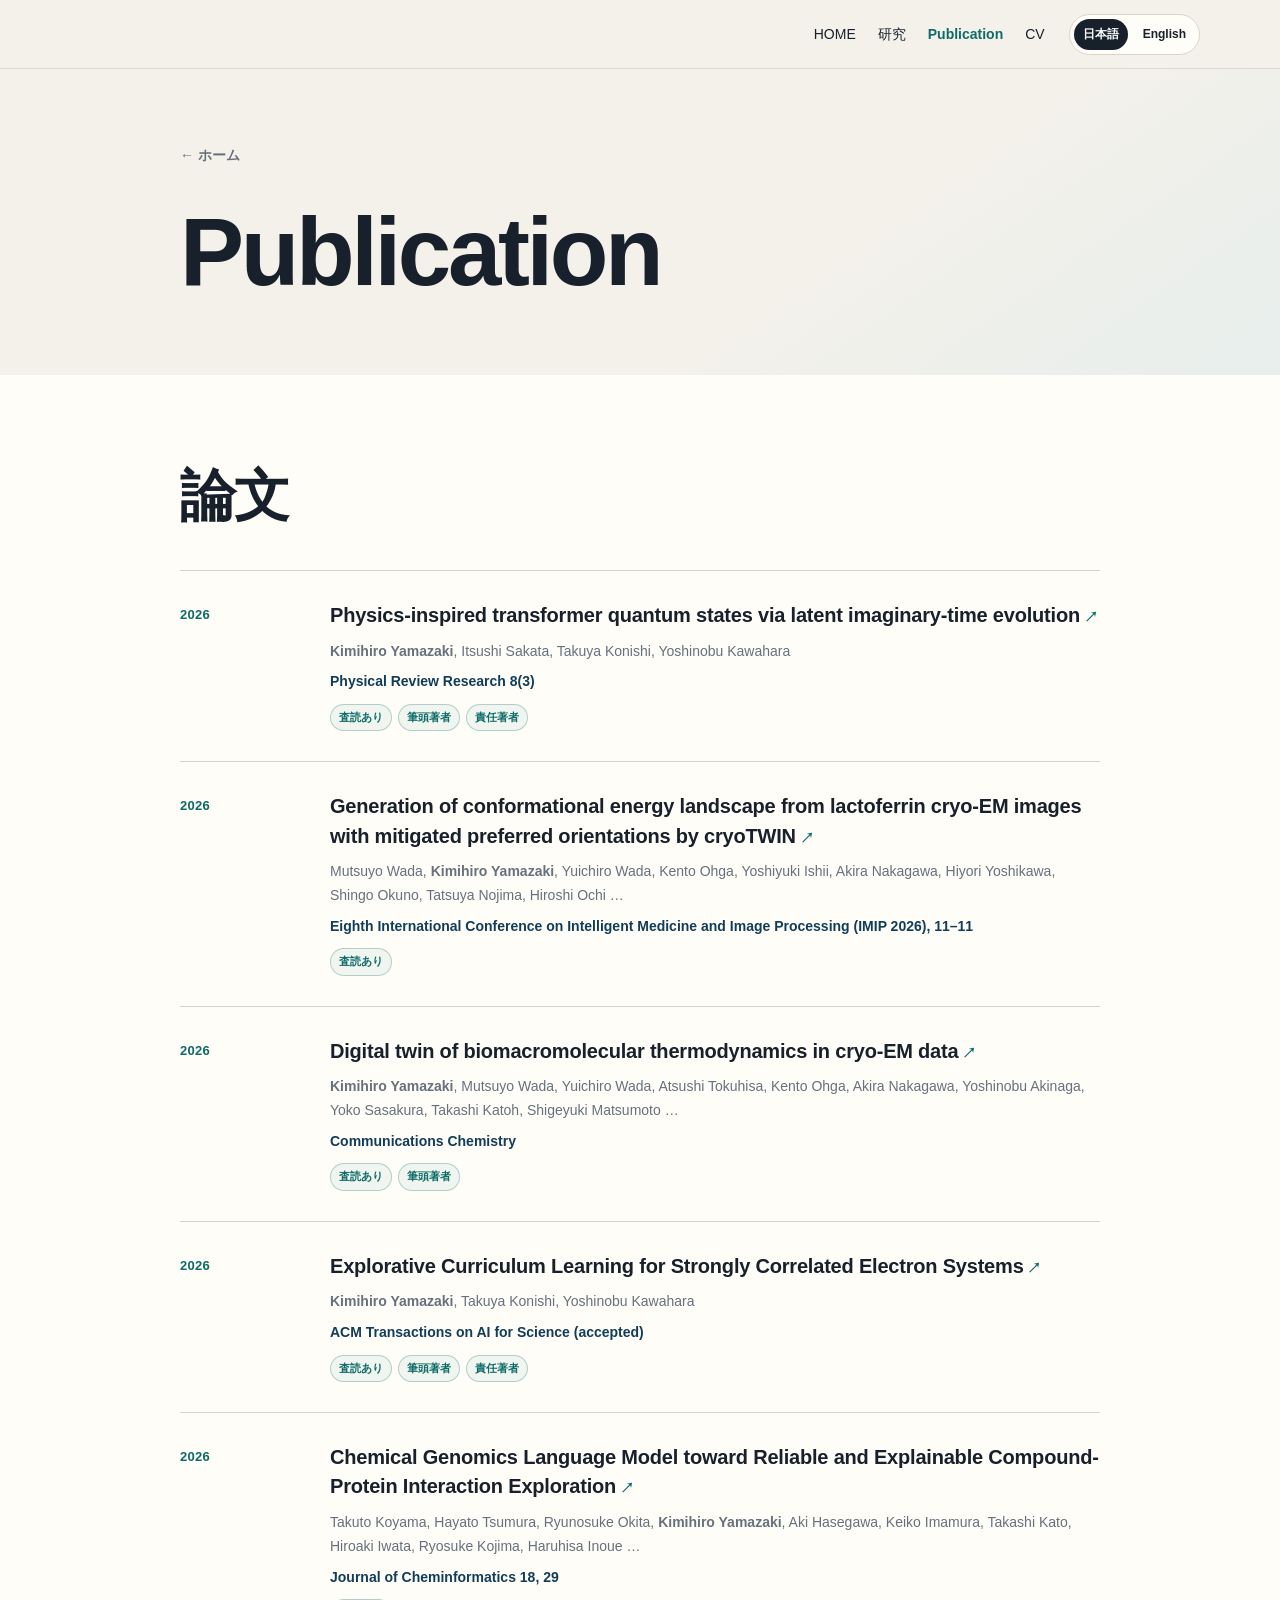
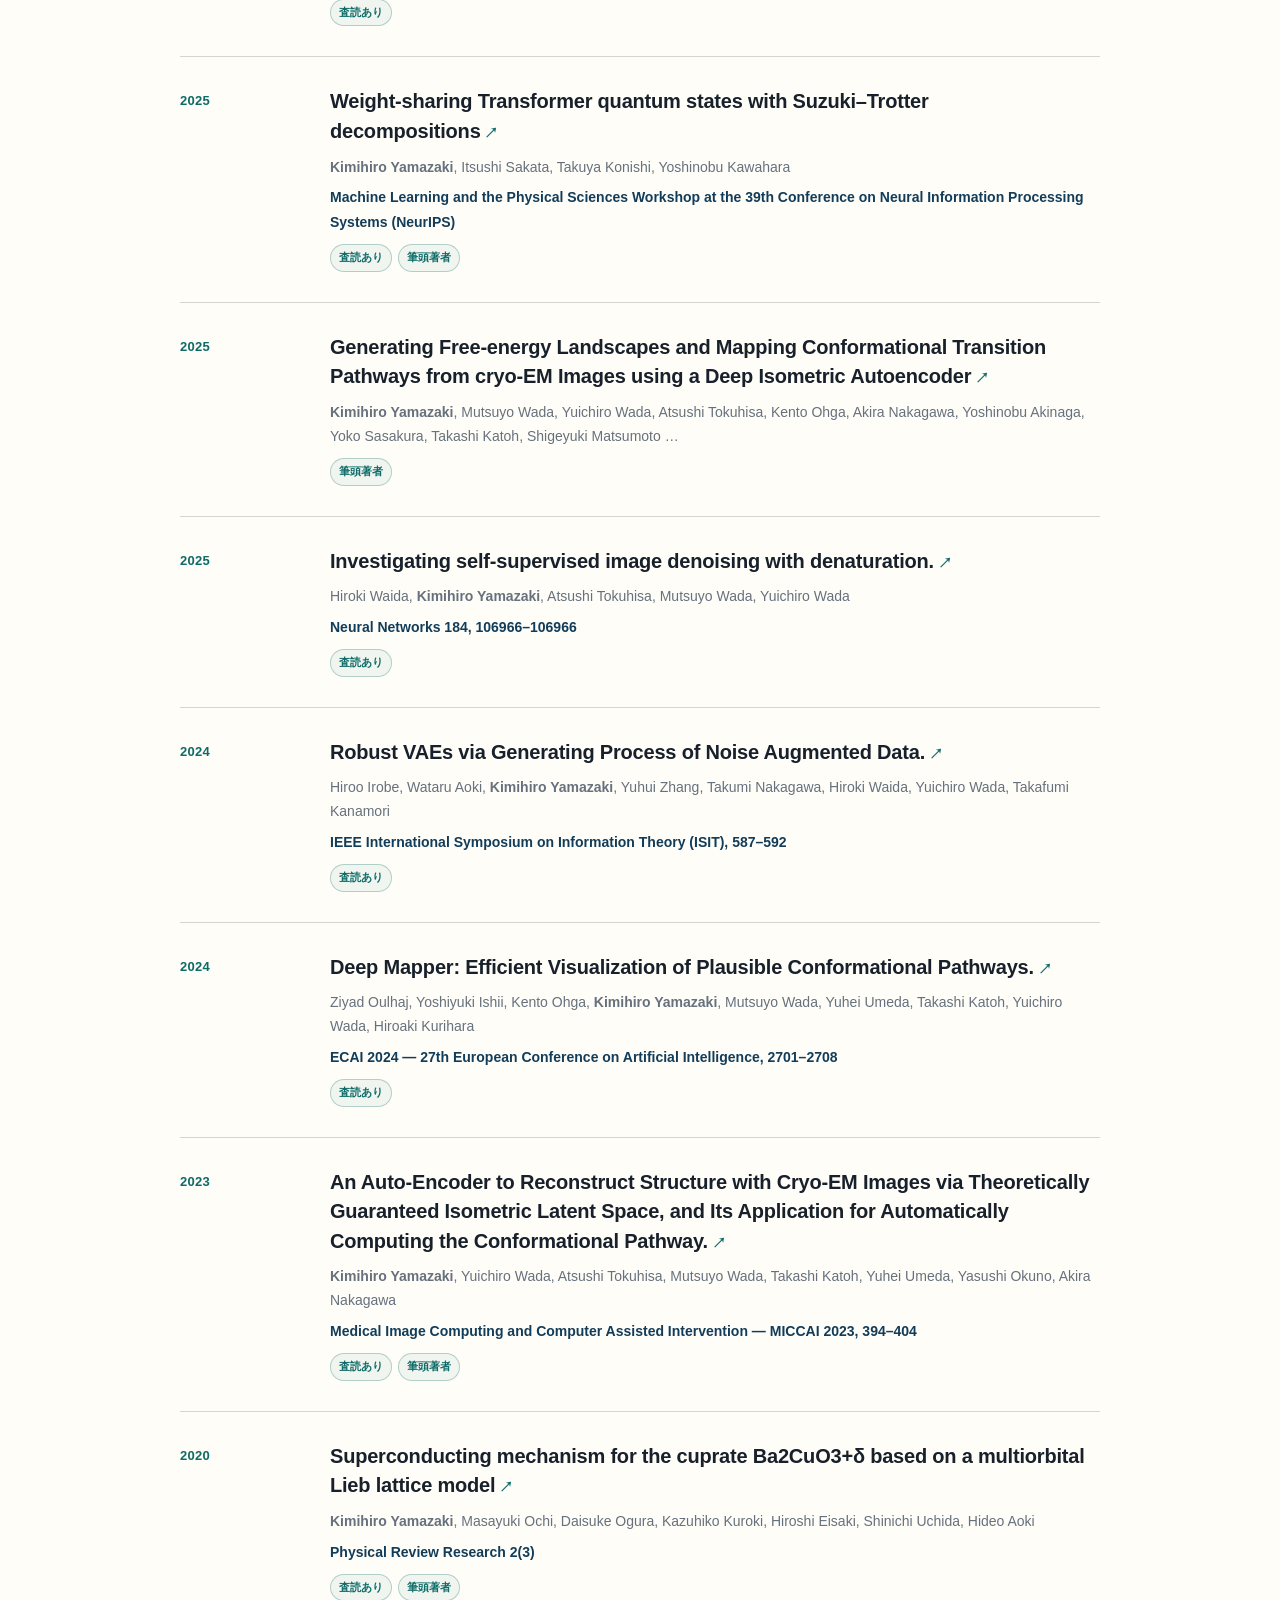
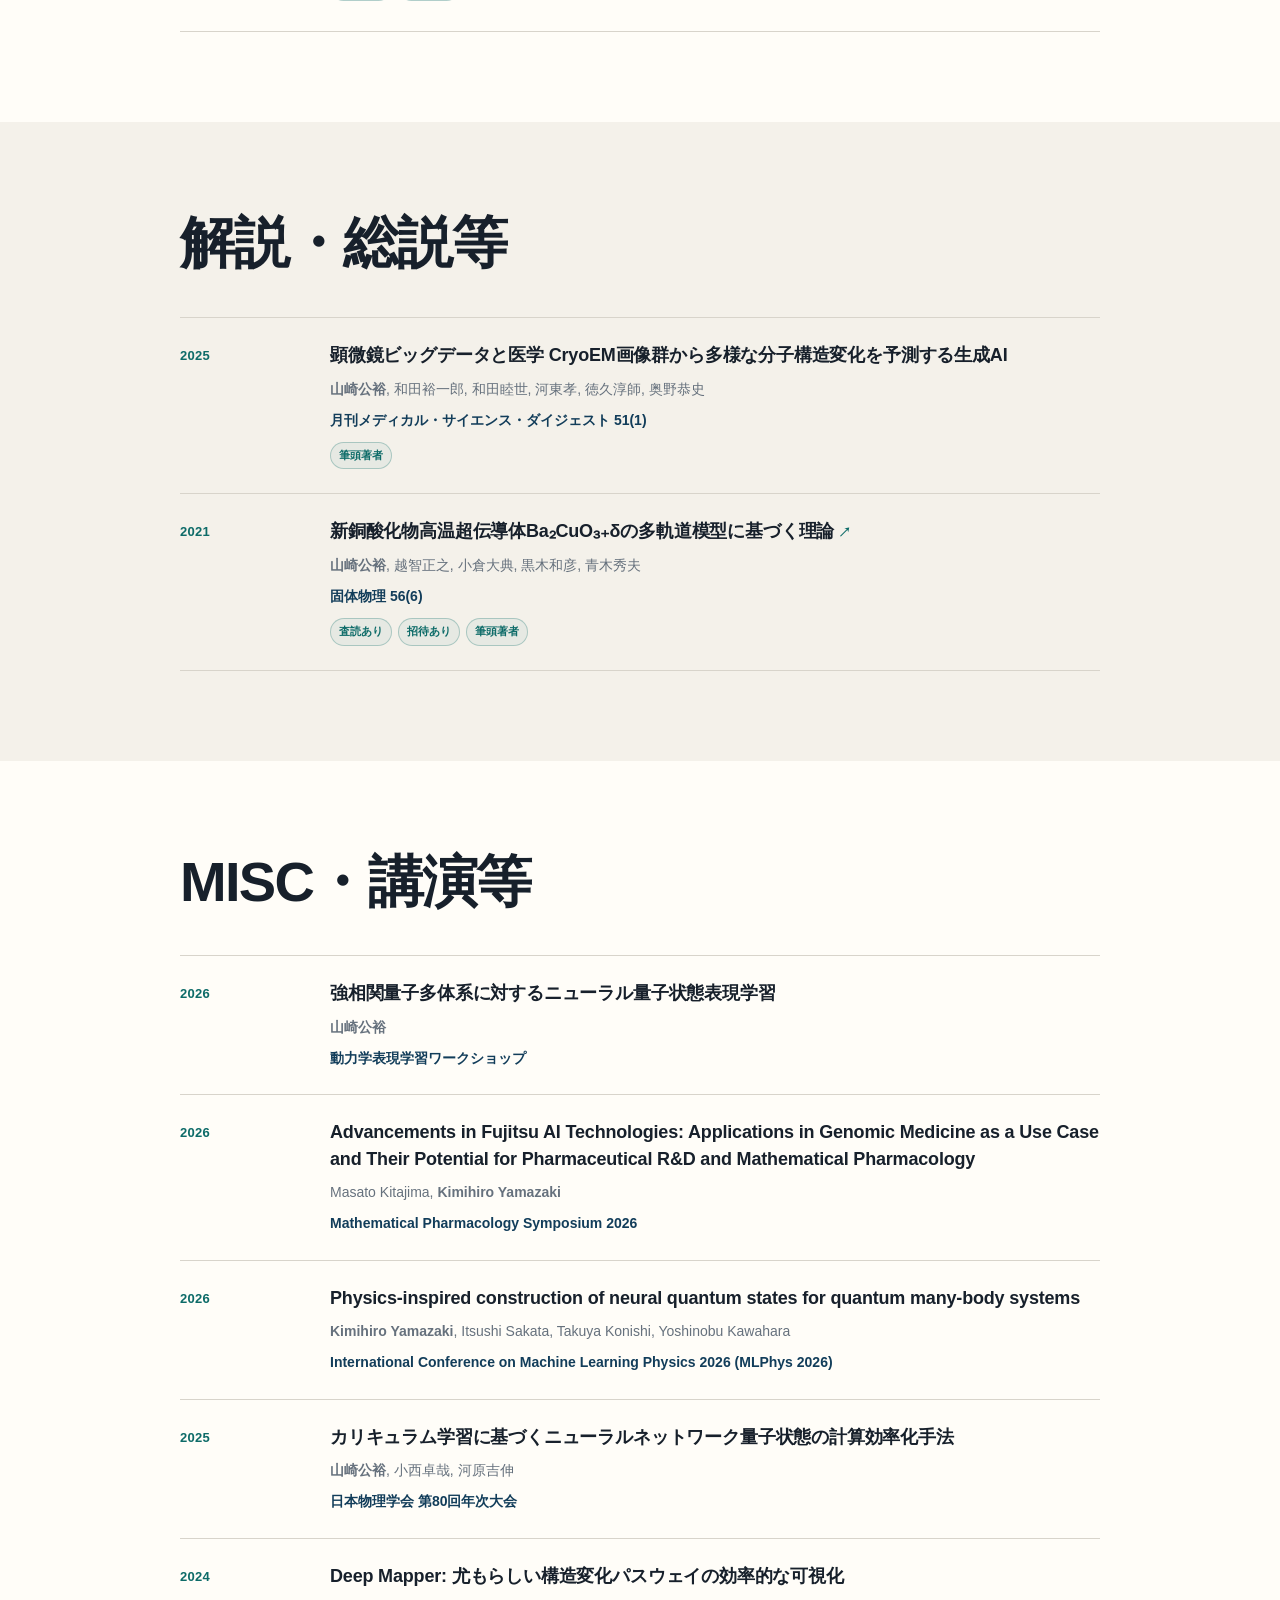
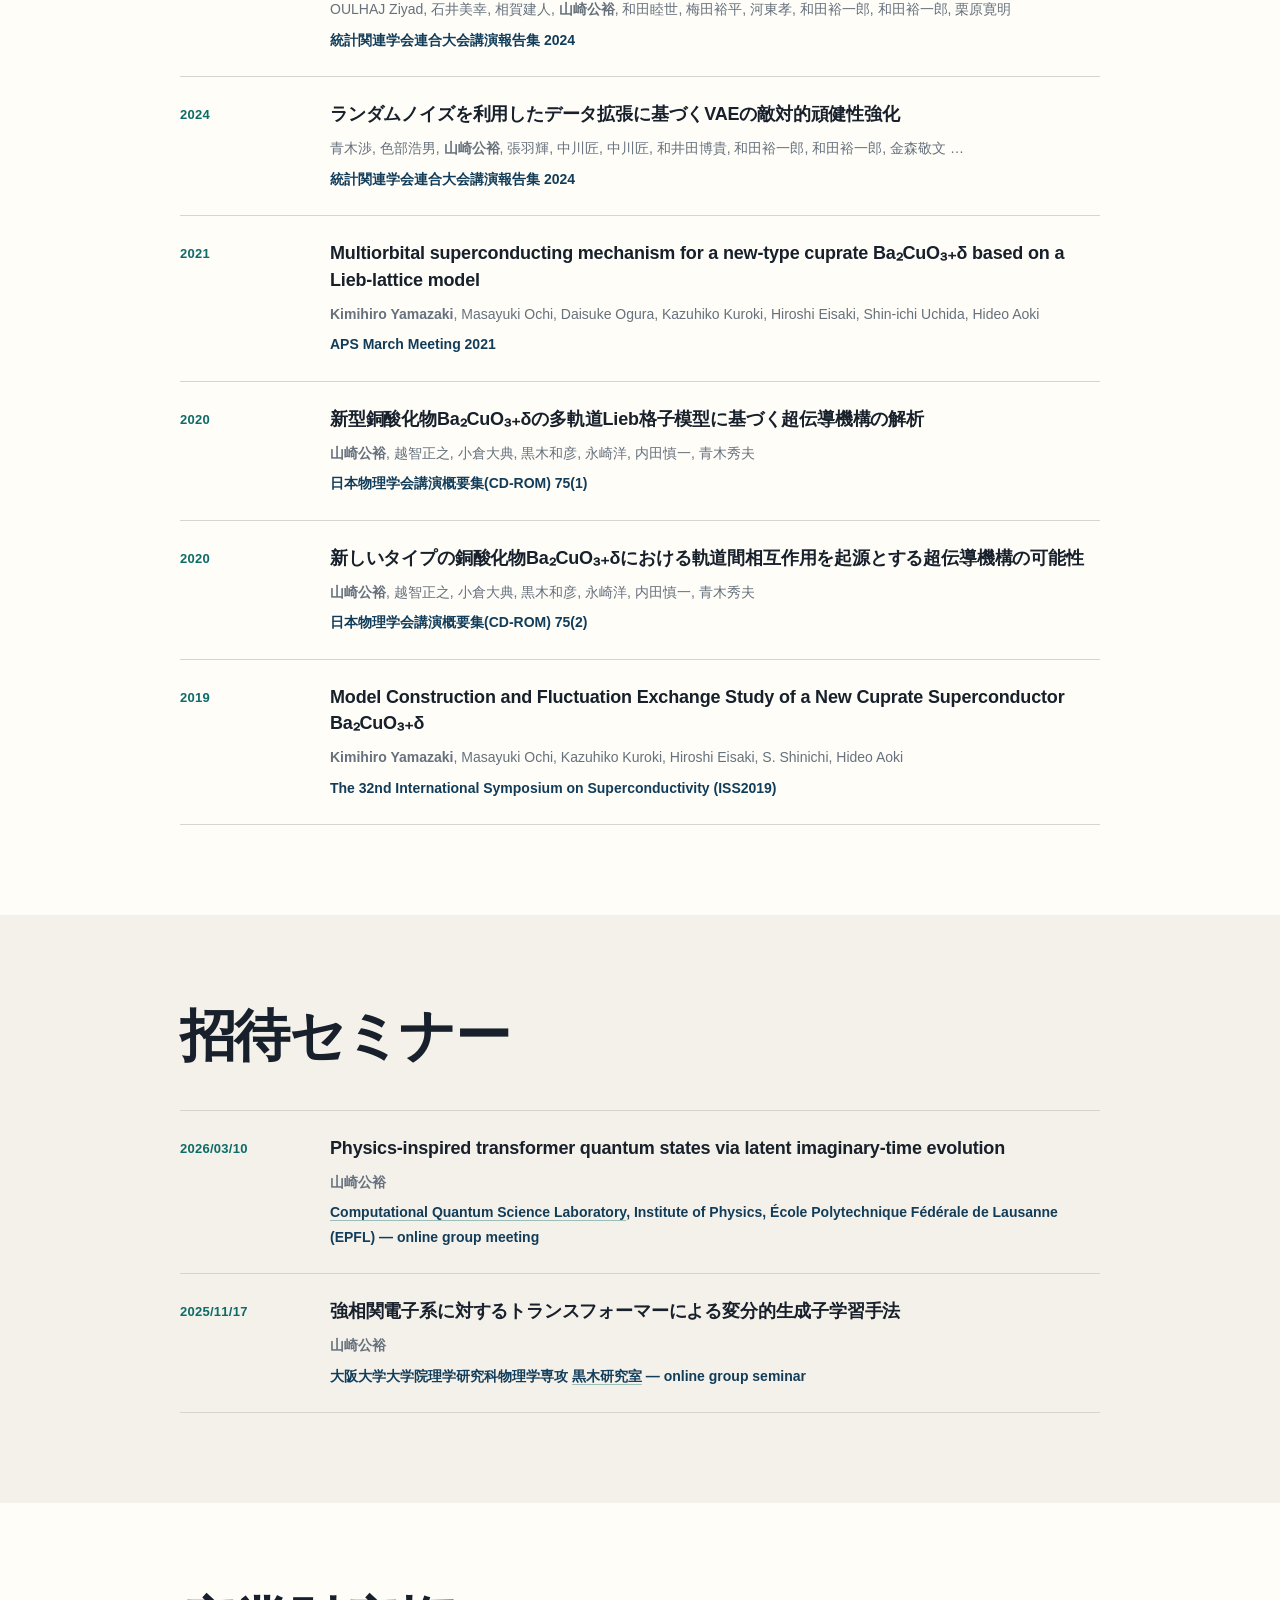
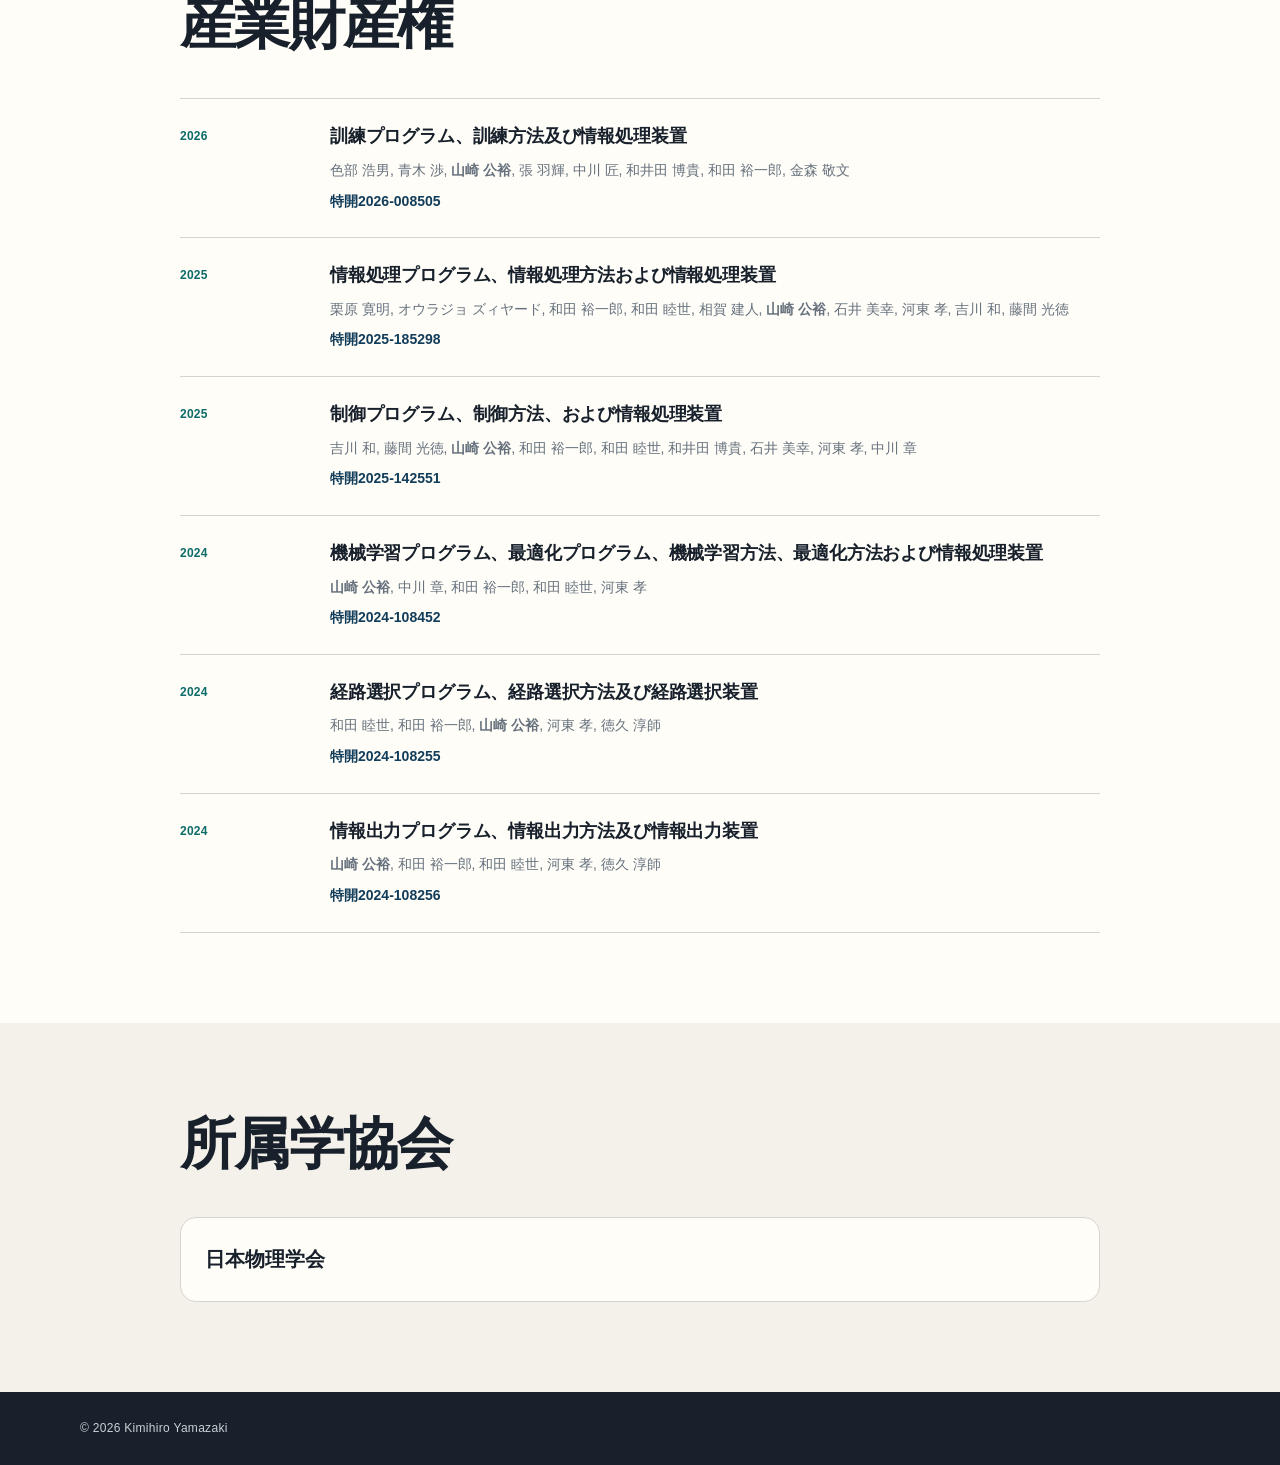
<file: publication.html>
<!DOCTYPE html>

<html lang="ja">
<head>
<meta charset="utf-8"/>
<meta content="width=device-width,initial-scale=1" name="viewport"/>
<meta content="山崎公裕 / Kimihiro Yamazaki — Publication一覧。論文、解説・総説、MISC・学会発表、招待セミナー、産業財産権など。" name="description"/>
<title>Publication | 山崎 公裕</title>
<link href="styles.css" rel="stylesheet"/>
</head>
<body>
<header class="site-header">
<div class="container nav-wrap">
<div class="header-right">
<nav aria-label="メインナビゲーション" class="nav">
<a href="index.html">HOME</a>
<a href="index.html#research">研究</a>
<a aria-current="page" href="publication.html">Publication</a>
<a href="index.html#cv">CV</a>
</nav>
<div aria-label="言語切替" class="lang-switch">
<span aria-current="page" class="active">日本語</span>
<a href="publication-en.html">English</a>
</div>
</div>
</div>
</header>
<main>
<section class="subpage-hero">
<div class="container narrow">
<a class="back-link" href="index.html">← ホーム</a>
<h1 class="page-title">Publication</h1>
</div>
</section>
<section class="section works-section alt" id="papers">
<div class="container narrow">
<div class="section-heading">
<h2>論文</h2>
</div>
<div class="work-list">
<article class="work-item">
<div class="work-date">2026</div>
<div><h3><a class="paper-link" href="https://doi.org/10.1103/bjxb-8tsk" rel="noreferrer" target="_blank">Physics-inspired transformer quantum states via latent imaginary-time evolution</a></h3>
<p class="authors"><strong>Kimihiro Yamazaki</strong>, Itsushi Sakata, Takuya Konishi, Yoshinobu Kawahara</p>
<p class="venue">Physical Review Research 8(3)</p>
<div class="badges"><span>査読あり</span><span>筆頭著者</span><span>責任著者</span></div></div>
</article>
<article class="work-item">
<div class="work-date">2026</div>
<div><h3><a class="paper-link" href="https://doi.org/10.1117/12.3119418" rel="noreferrer" target="_blank">Generation of conformational energy landscape from lactoferrin cryo-EM images with mitigated preferred orientations by cryoTWIN</a></h3>
<p class="authors">Mutsuyo Wada, <strong>Kimihiro Yamazaki</strong>, Yuichiro Wada, Kento Ohga, Yoshiyuki Ishii, Akira Nakagawa, Hiyori Yoshikawa, Shingo Okuno, Tatsuya Nojima, Hiroshi Ochi …</p>
<p class="venue">Eighth International Conference on Intelligent Medicine and Image Processing (IMIP 2026), 11–11</p>
<div class="badges"><span>査読あり</span></div></div>
</article>
<article class="work-item">
<div class="work-date">2026</div>
<div><h3><a class="paper-link" href="https://doi.org/10.1038/s42004-026-02077-5" rel="noreferrer" target="_blank">Digital twin of biomacromolecular thermodynamics in cryo-EM data</a></h3>
<p class="authors"><strong>Kimihiro Yamazaki</strong>, Mutsuyo Wada, Yuichiro Wada, Atsushi Tokuhisa, Kento Ohga, Akira Nakagawa, Yoshinobu Akinaga, Yoko Sasakura, Takashi Katoh, Shigeyuki Matsumoto …</p>
<p class="venue">Communications Chemistry</p>
<div class="badges"><span>査読あり</span><span>筆頭著者</span></div></div>
</article>
<article class="work-item">
<div class="work-date">2026</div>
<div><h3><a class="paper-link" href="https://dl.acm.org/doi/10.1145/3800609" rel="noreferrer" target="_blank">Explorative Curriculum Learning for Strongly Correlated Electron Systems</a></h3>
<p class="authors"><strong>Kimihiro Yamazaki</strong>, Takuya Konishi, Yoshinobu Kawahara</p>
<p class="venue">ACM Transactions on AI for Science (accepted)</p>
<div class="badges"><span>査読あり</span><span>筆頭著者</span><span>責任著者</span></div></div>
</article>
<article class="work-item">
<div class="work-date">2026</div>
<div><h3><a class="paper-link" href="https://doi.org/10.1186/s13321-026-01155-z" rel="noreferrer" target="_blank">Chemical Genomics Language Model toward Reliable and Explainable Compound-Protein Interaction Exploration</a></h3>
<p class="authors">Takuto Koyama, Hayato Tsumura, Ryunosuke Okita, <strong>Kimihiro Yamazaki</strong>, Aki Hasegawa, Keiko Imamura, Takashi Kato, Hiroaki Iwata, Ryosuke Kojima, Haruhisa Inoue …</p>
<p class="venue">Journal of Cheminformatics 18, 29</p>
<div class="badges"><span>査読あり</span></div></div>
</article>
<article class="work-item">
<div class="work-date">2025</div>
<div><h3><a class="paper-link" href="https://ml4physicalsciences.github.io/2025/files/NeurIPS_ML4PS_2025_127.pdf" rel="noreferrer" target="_blank">Weight-sharing Transformer quantum states with Suzuki–Trotter decompositions</a></h3>
<p class="authors"><strong>Kimihiro Yamazaki</strong>, Itsushi Sakata, Takuya Konishi, Yoshinobu Kawahara</p>
<p class="venue">Machine Learning and the Physical Sciences Workshop at the 39th Conference on Neural Information Processing Systems (NeurIPS)</p>
<div class="badges"><span>査読あり</span><span>筆頭著者</span></div></div>
</article>
<article class="work-item">
<div class="work-date">2025</div>
<div><h3><a class="paper-link" href="https://www.cambridge.org/engage/chemrxiv/article-details/67c514a96dde43c908394a29" rel="noreferrer" target="_blank">Generating Free-energy Landscapes and Mapping Conformational Transition Pathways from cryo-EM Images using a Deep Isometric Autoencoder</a></h3>
<p class="authors"><strong>Kimihiro Yamazaki</strong>, Mutsuyo Wada, Yuichiro Wada, Atsushi Tokuhisa, Kento Ohga, Akira Nakagawa, Yoshinobu Akinaga, Yoko Sasakura, Takashi Katoh, Shigeyuki Matsumoto …</p>
<div class="badges"><span>筆頭著者</span></div></div>
</article>
<article class="work-item">
<div class="work-date">2025</div>
<div><h3><a class="paper-link" href="https://doi.org/10.1016/j.neunet.2024.106966" rel="noreferrer" target="_blank">Investigating self-supervised image denoising with denaturation.</a></h3>
<p class="authors">Hiroki Waida, <strong>Kimihiro Yamazaki</strong>, Atsushi Tokuhisa, Mutsuyo Wada, Yuichiro Wada</p>
<p class="venue">Neural Networks 184, 106966–106966</p>
<div class="badges"><span>査読あり</span></div></div>
</article>
<article class="work-item">
<div class="work-date">2024</div>
<div><h3><a class="paper-link" href="https://doi.org/10.1109/ISIT57864.2024.10619451" rel="noreferrer" target="_blank">Robust VAEs via Generating Process of Noise Augmented Data.</a></h3>
<p class="authors">Hiroo Irobe, Wataru Aoki, <strong>Kimihiro Yamazaki</strong>, Yuhui Zhang, Takumi Nakagawa, Hiroki Waida, Yuichiro Wada, Takafumi Kanamori</p>
<p class="venue">IEEE International Symposium on Information Theory (ISIT), 587–592</p>
<div class="badges"><span>査読あり</span></div></div>
</article>
<article class="work-item">
<div class="work-date">2024</div>
<div><h3><a class="paper-link" href="https://doi.org/10.3233/FAIA240803" rel="noreferrer" target="_blank">Deep Mapper: Efficient Visualization of Plausible Conformational Pathways.</a></h3>
<p class="authors">Ziyad Oulhaj, Yoshiyuki Ishii, Kento Ohga, <strong>Kimihiro Yamazaki</strong>, Mutsuyo Wada, Yuhei Umeda, Takashi Katoh, Yuichiro Wada, Hiroaki Kurihara</p>
<p class="venue">ECAI 2024 — 27th European Conference on Artificial Intelligence, 2701–2708</p>
<div class="badges"><span>査読あり</span></div></div>
</article>
<article class="work-item">
<div class="work-date">2023</div>
<div><h3><a class="paper-link" href="https://doi.org/10.1007/978-3-031-43907-0_38" rel="noreferrer" target="_blank">An Auto-Encoder to Reconstruct Structure with Cryo-EM Images via Theoretically Guaranteed Isometric Latent Space, and Its Application for Automatically Computing the Conformational Pathway.</a></h3>
<p class="authors"><strong>Kimihiro Yamazaki</strong>, Yuichiro Wada, Atsushi Tokuhisa, Mutsuyo Wada, Takashi Katoh, Yuhei Umeda, Yasushi Okuno, Akira Nakagawa</p>
<p class="venue">Medical Image Computing and Computer Assisted Intervention — MICCAI 2023, 394–404</p>
<div class="badges"><span>査読あり</span><span>筆頭著者</span></div></div>
</article>

<article class="work-item">
<div class="work-date">2020</div>
<div><h3><a class="paper-link" href="https://doi.org/10.1103/PhysRevResearch.2.033356" rel="noreferrer" target="_blank">Superconducting mechanism for the cuprate Ba2CuO3+δ based on a multiorbital Lieb lattice model</a></h3>
<p class="authors"><strong>Kimihiro Yamazaki</strong>, Masayuki Ochi, Daisuke Ogura, Kazuhiko Kuroki, Hiroshi Eisaki, Shinichi Uchida, Hideo Aoki</p>
<p class="venue">Physical Review Research 2(3)</p>
<div class="badges"><span>査読あり</span><span>筆頭著者</span></div></div>
</article>
</div>
</div>
</section>

<section class="section works-section" id="reviews">
<div class="container narrow">
<div class="section-heading">
<h2>解説・総説等</h2>
</div>
<div class="work-list compact">
<article class="work-item"><div class="work-date">2025</div><div><h3>顕微鏡ビッグデータと医学 CryoEM画像群から多様な分子構造変化を予測する生成AI</h3><p class="authors"><strong>山崎公裕</strong>, 和田裕一郎, 和田睦世, 河東孝, 徳久淳師, 奥野恭史</p><p class="venue">月刊メディカル・サイエンス・ダイジェスト 51(1)</p><div class="badges"><span>筆頭著者</span></div></div></article>
<article class="work-item">
<div class="work-date">2021</div>
<div><h3><a class="paper-link" href="https://jglobal.jst.go.jp/detail?JGLOBAL_ID=202102281086195123" rel="noreferrer" target="_blank">新銅酸化物高温超伝導体Ba₂CuO₃₊δの多軌道模型に基づく理論</a></h3>
<p class="authors"><strong>山崎公裕</strong>, 越智正之, 小倉大典, 黒木和彦, 青木秀夫</p>
<p class="venue">固体物理 56(6)</p>
<div class="badges"><span>査読あり</span><span>招待あり</span><span>筆頭著者</span></div></div>
</article>
</div>
</div>
</section>
<section class="section works-section alt" id="misc">
<div class="container narrow">
<div class="section-heading">
<h2>MISC・講演等</h2>

</div>
<div class="work-list compact">
<article class="work-item"><div class="work-date">2026</div><div><h3>強相関量子多体系に対するニューラル量子状態表現学習</h3><p class="authors"><strong>山崎公裕</strong></p><p class="venue">動力学表現学習ワークショップ</p></div></article>
<article class="work-item"><div class="work-date">2026</div><div><h3>Advancements in Fujitsu AI Technologies: Applications in Genomic Medicine as a Use Case and Their Potential for Pharmaceutical R&amp;D and Mathematical Pharmacology</h3><p class="authors">Masato Kitajima, <strong>Kimihiro Yamazaki</strong></p><p class="venue">Mathematical Pharmacology Symposium 2026</p></div></article>
<article class="work-item"><div class="work-date">2026</div><div><h3>Physics-inspired construction of neural quantum states for quantum many-body systems</h3><p class="authors"><strong>Kimihiro Yamazaki</strong>, Itsushi Sakata, Takuya Konishi, Yoshinobu Kawahara</p><p class="venue">International Conference on Machine Learning Physics 2026 (MLPhys 2026)</p></div></article>
<article class="work-item"><div class="work-date">2025</div><div><h3>カリキュラム学習に基づくニューラルネットワーク量子状態の計算効率化手法</h3><p class="authors"><strong>山崎公裕</strong>, 小西卓哉, 河原吉伸</p><p class="venue">日本物理学会 第80回年次大会</p></div></article>

<article class="work-item"><div class="work-date">2024</div><div><h3>Deep Mapper: 尤もらしい構造変化パスウェイの効率的な可視化</h3><p class="authors">OULHAJ Ziyad, 石井美幸, 相賀建人, <strong>山崎公裕</strong>, 和田睦世, 梅田裕平, 河東孝, 和田裕一郎, 和田裕一郎, 栗原寛明</p><p class="venue">統計関連学会連合大会講演報告集 2024</p></div></article>
<article class="work-item"><div class="work-date">2024</div><div><h3>ランダムノイズを利用したデータ拡張に基づくVAEの敵対的頑健性強化</h3><p class="authors">青木渉, 色部浩男, <strong>山崎公裕</strong>, 張羽輝, 中川匠, 中川匠, 和井田博貴, 和田裕一郎, 和田裕一郎, 金森敬文 …</p><p class="venue">統計関連学会連合大会講演報告集 2024</p></div></article>
<article class="work-item"><div class="work-date">2021</div><div><h3>Multiorbital superconducting mechanism for a new-type cuprate Ba₂CuO₃₊δ based on a Lieb-lattice model</h3><p class="authors"><strong>Kimihiro Yamazaki</strong>, Masayuki Ochi, Daisuke Ogura, Kazuhiko Kuroki, Hiroshi Eisaki, Shin-ichi Uchida, Hideo Aoki</p><p class="venue">APS March Meeting 2021</p></div></article>
<article class="work-item"><div class="work-date">2020</div><div><h3>新型銅酸化物Ba₂CuO₃₊δの多軌道Lieb格子模型に基づく超伝導機構の解析</h3><p class="authors"><strong>山崎公裕</strong>, 越智正之, 小倉大典, 黒木和彦, 永崎洋, 内田慎一, 青木秀夫</p><p class="venue">日本物理学会講演概要集(CD-ROM) 75(1)</p></div></article>
<article class="work-item"><div class="work-date">2020</div><div><h3>新しいタイプの銅酸化物Ba₂CuO₃₊δにおける軌道間相互作用を起源とする超伝導機構の可能性</h3><p class="authors"><strong>山崎公裕</strong>, 越智正之, 小倉大典, 黒木和彦, 永崎洋, 内田慎一, 青木秀夫</p><p class="venue">日本物理学会講演概要集(CD-ROM) 75(2)</p></div></article>
<article class="work-item"><div class="work-date">2019</div><div><h3>Model Construction and Fluctuation Exchange Study of a New Cuprate Superconductor Ba₂CuO₃₊δ</h3><p class="authors"><strong>Kimihiro Yamazaki</strong>, Masayuki Ochi, Kazuhiko Kuroki, Hiroshi Eisaki, S. Shinichi, Hideo Aoki</p><p class="venue">The 32nd International Symposium on Superconductivity (ISS2019)</p></div></article>
</div>
</div>
</section>
<section class="section works-section" id="invited-talks">
<div class="container narrow">
<div class="section-heading">
<h2>招待セミナー</h2>
</div>
<div class="work-list compact">
<article class="work-item"><div class="work-date">2026/03/10</div><div><h3>Physics-inspired transformer quantum states via latent imaginary-time evolution</h3><p class="authors"><strong>山崎公裕</strong></p><p class="venue"><a class="inline-link" href="https://www.epfl.ch/labs/cqsl/" rel="noreferrer" target="_blank">Computational Quantum Science Laboratory</a>, Institute of Physics, École Polytechnique Fédérale de Lausanne (EPFL) — online group meeting</p></div></article>
<article class="work-item"><div class="work-date">2025/11/17</div><div><h3>強相関電子系に対するトランスフォーマーによる変分的生成子学習手法</h3><p class="authors"><strong>山崎公裕</strong></p><p class="venue">大阪大学大学院理学研究科物理学専攻 <a class="inline-link" href="http://ann.phys.sci.osaka-u.ac.jp/" rel="noreferrer" target="_blank">黒木研究室</a> — online group seminar</p></div></article>
</div>
</div>
</section>
<section class="section works-section alt" id="patents">
<div class="container narrow">
<div class="section-heading">
<h2>産業財産権</h2></div>
<div class="work-list compact patent-list">
<article class="work-item"><div class="work-date">2026</div><div><h3>訓練プログラム、訓練方法及び情報処理装置</h3><p class="authors">色部 浩男, 青木 渉, <strong>山崎 公裕</strong>, 張 羽輝, 中川 匠, 和井田 博貴, 和田 裕一郎, 金森 敬文</p><p class="venue">特開2026-008505</p></div></article>
<article class="work-item"><div class="work-date">2025</div><div><h3>情報処理プログラム、情報処理方法および情報処理装置</h3><p class="authors">栗原 寛明, オウラジョ ズィヤード, 和田 裕一郎, 和田 睦世, 相賀 建人, <strong>山崎 公裕</strong>, 石井 美幸, 河東 孝, 吉川 和, 藤間 光徳</p><p class="venue">特開2025-185298</p></div></article>
<article class="work-item"><div class="work-date">2025</div><div><h3>制御プログラム、制御方法、および情報処理装置</h3><p class="authors">吉川 和, 藤間 光徳, <strong>山崎 公裕</strong>, 和田 裕一郎, 和田 睦世, 和井田 博貴, 石井 美幸, 河東 孝, 中川 章</p><p class="venue">特開2025-142551</p></div></article>
<article class="work-item"><div class="work-date">2024</div><div><h3>機械学習プログラム、最適化プログラム、機械学習方法、最適化方法および情報処理装置</h3><p class="authors"><strong>山崎 公裕</strong>, 中川 章, 和田 裕一郎, 和田 睦世, 河東 孝</p><p class="venue">特開2024-108452</p></div></article>
<article class="work-item"><div class="work-date">2024</div><div><h3>経路選択プログラム、経路選択方法及び経路選択装置</h3><p class="authors">和田 睦世, 和田 裕一郎, <strong>山崎 公裕</strong>, 河東 孝, 徳久 淳師</p><p class="venue">特開2024-108255</p></div></article>
<article class="work-item"><div class="work-date">2024</div><div><h3>情報出力プログラム、情報出力方法及び情報出力装置</h3><p class="authors"><strong>山崎 公裕</strong>, 和田 裕一郎, 和田 睦世, 河東 孝, 徳久 淳師</p><p class="venue">特開2024-108256</p></div></article>
</div>
</div>
</section>
<section class="section works-section" id="societies">
<div class="container narrow">
<div class="section-heading">
<h2>所属学協会</h2></div>
<div class="society-card">日本物理学会</div>

</div>
</section>
</main>
<footer class="site-footer">
<div class="container footer-wrap">
<p>© 2026 Kimihiro Yamazaki</p>
</div>
</footer>
</body>
</html>
</file>
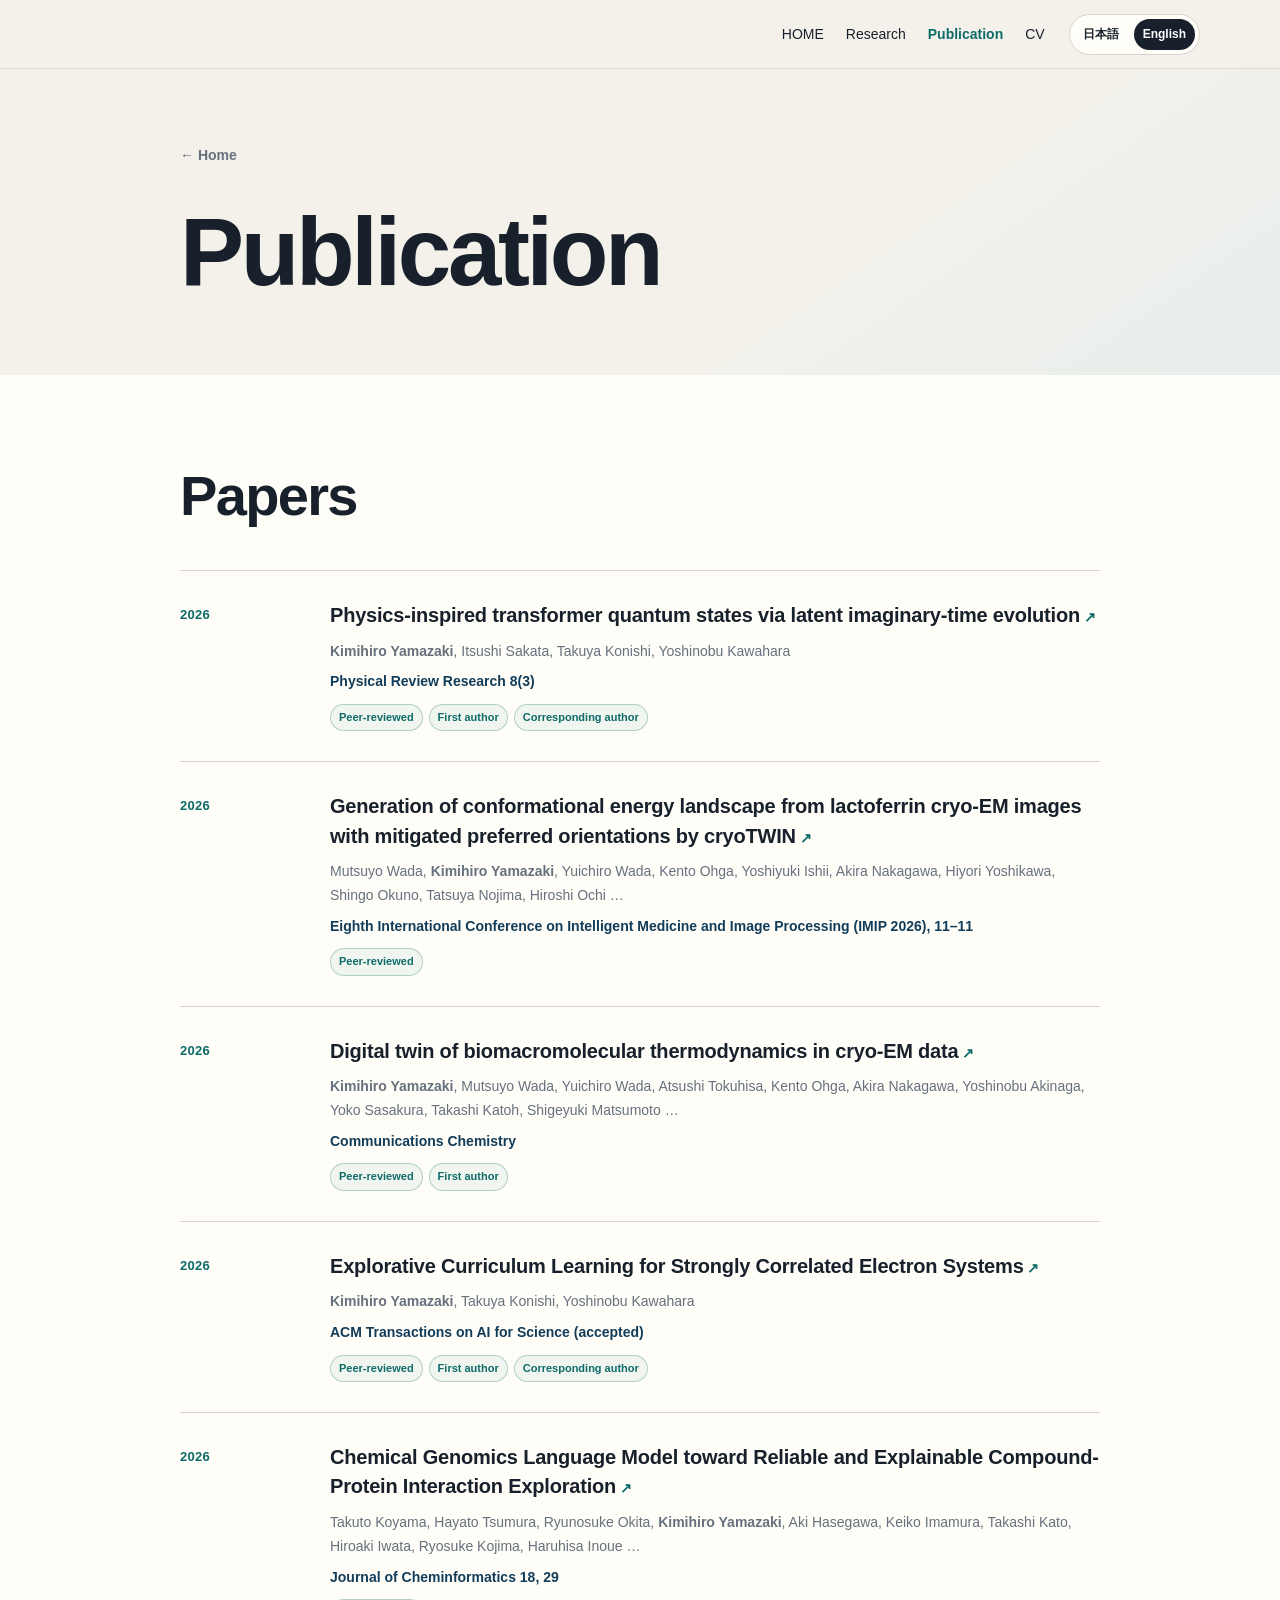
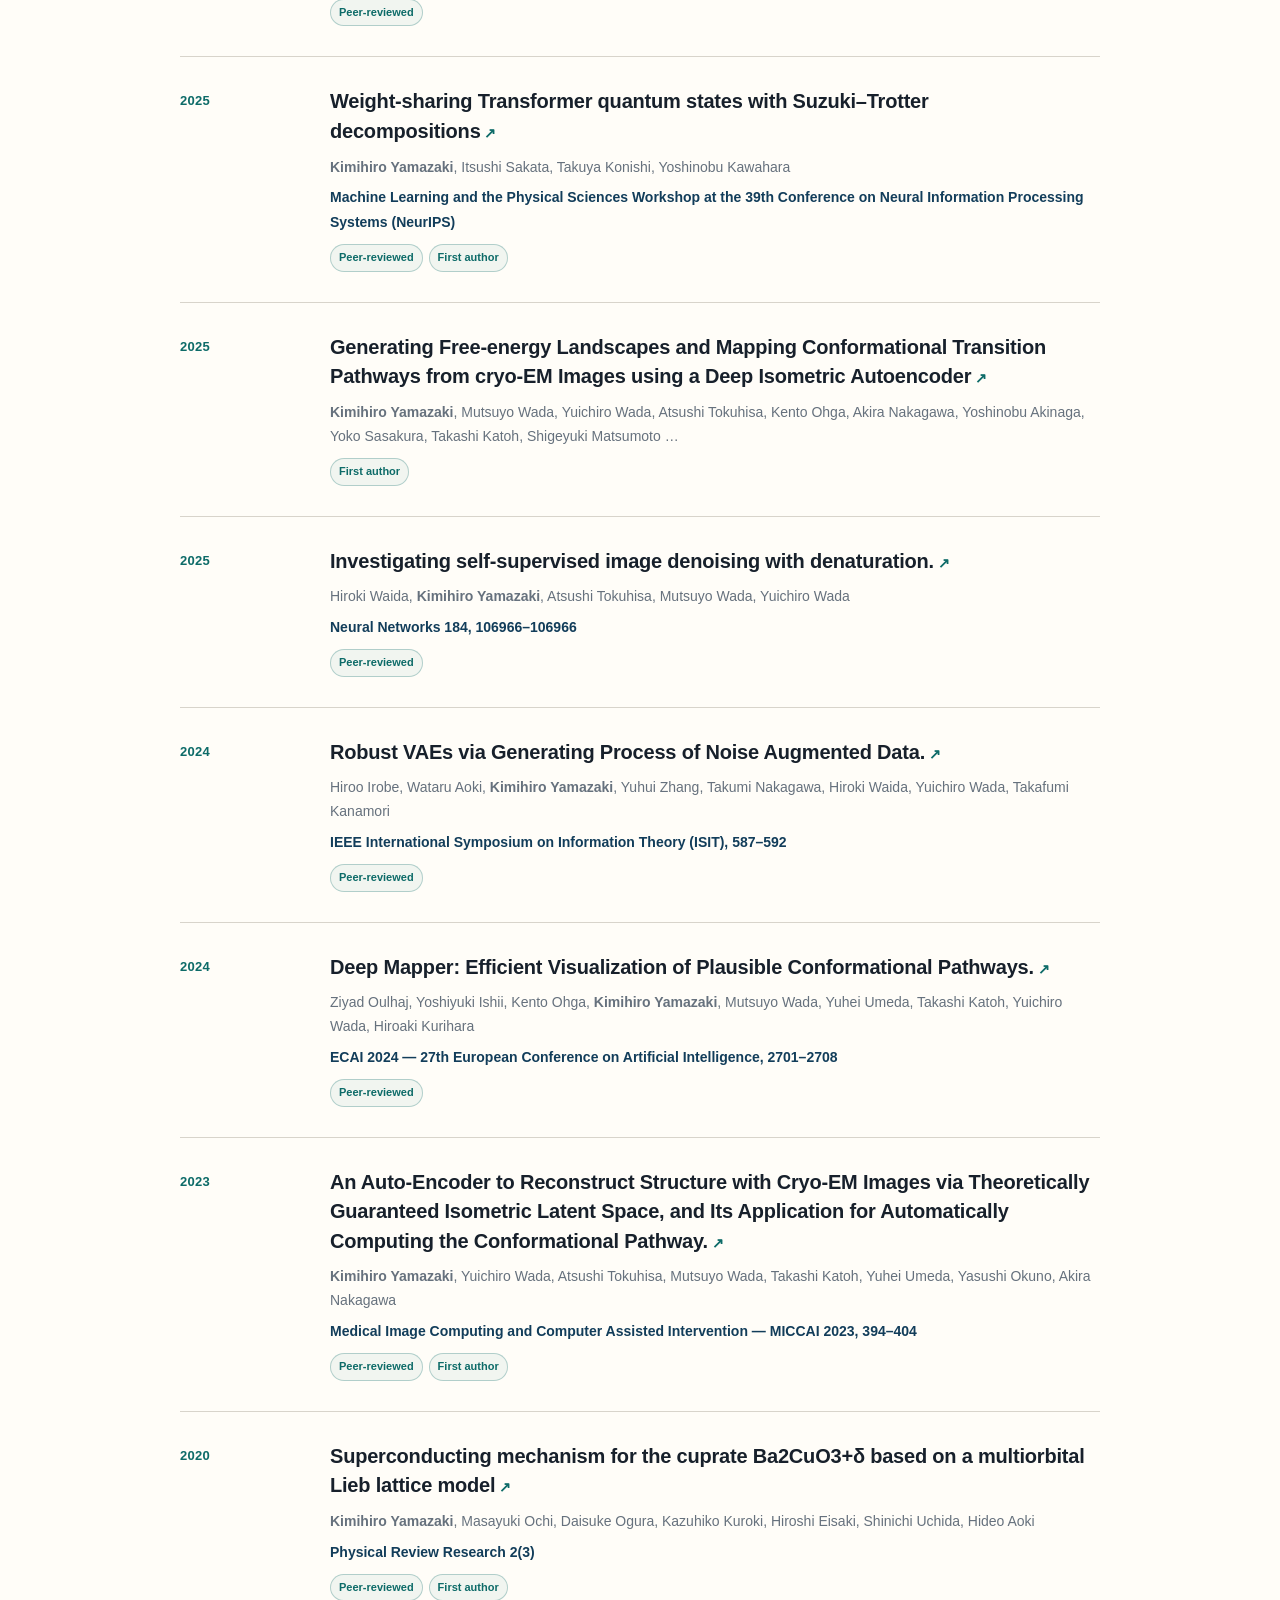
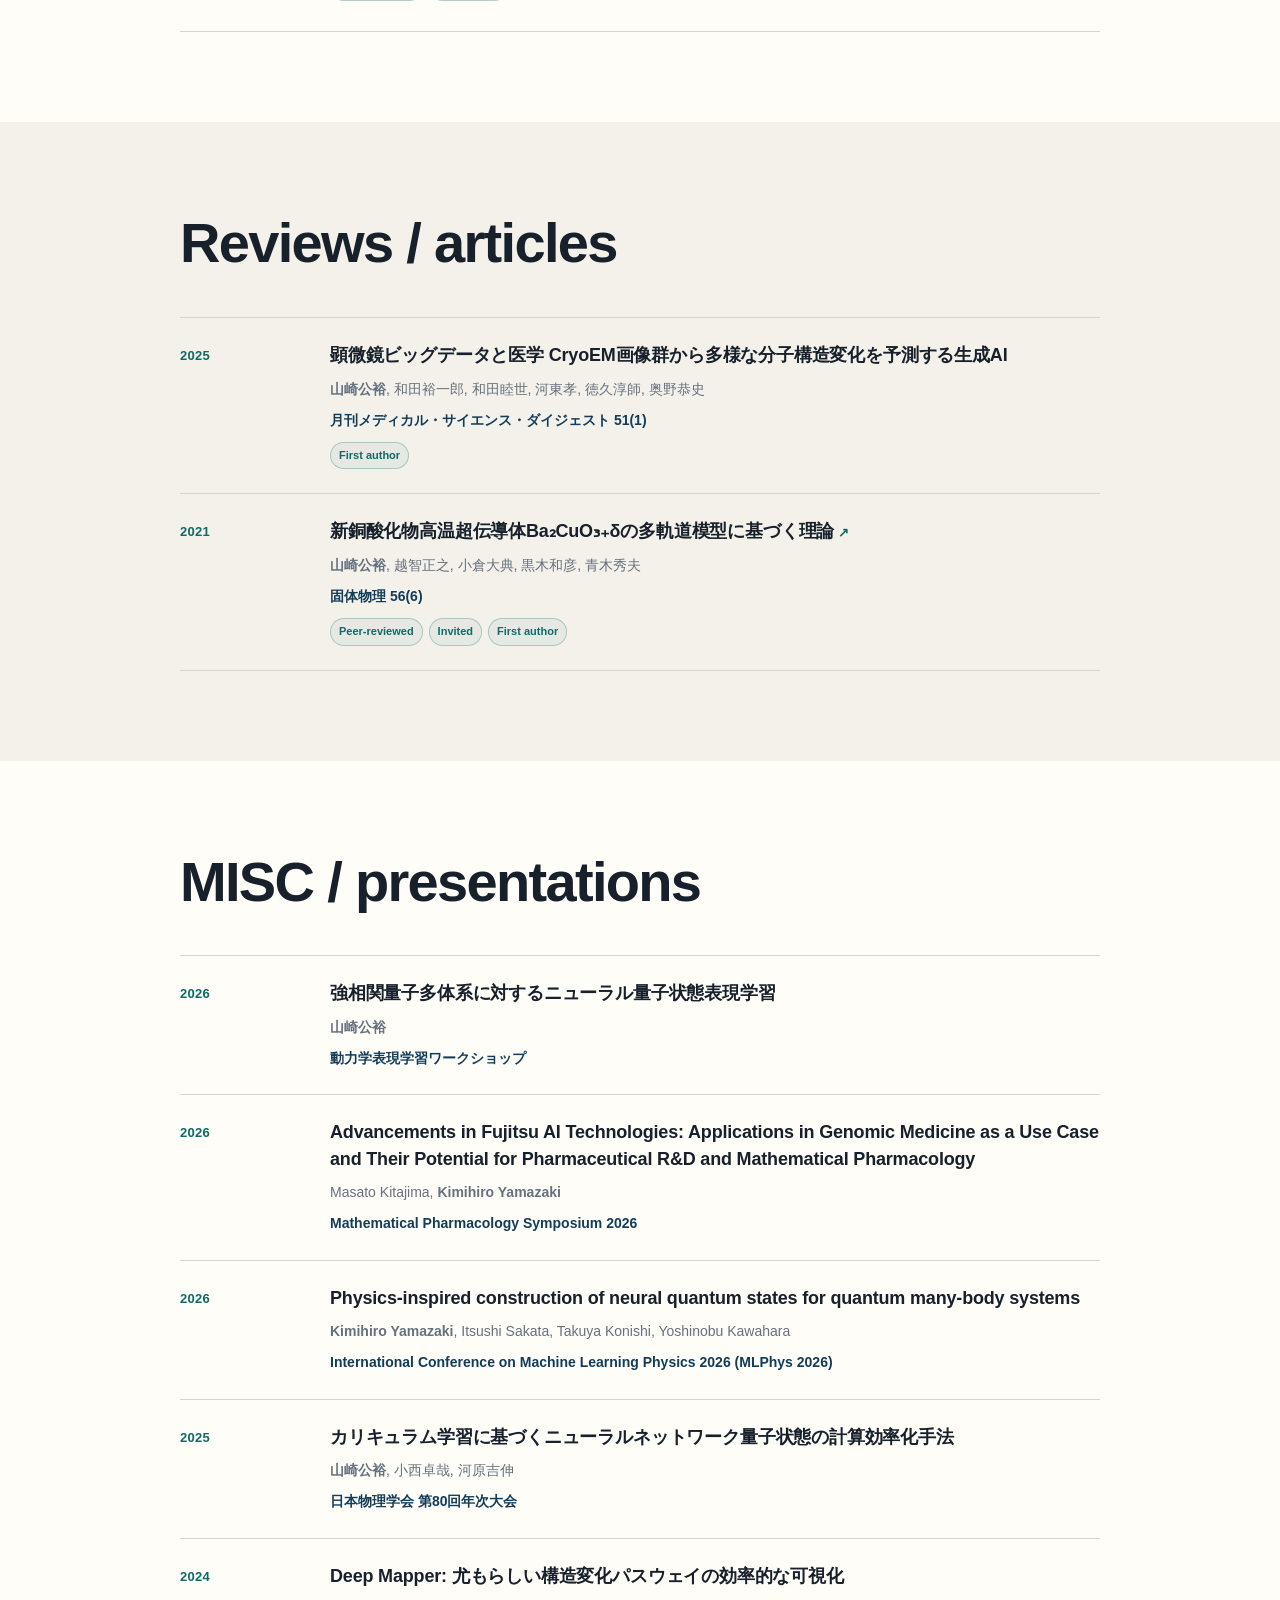
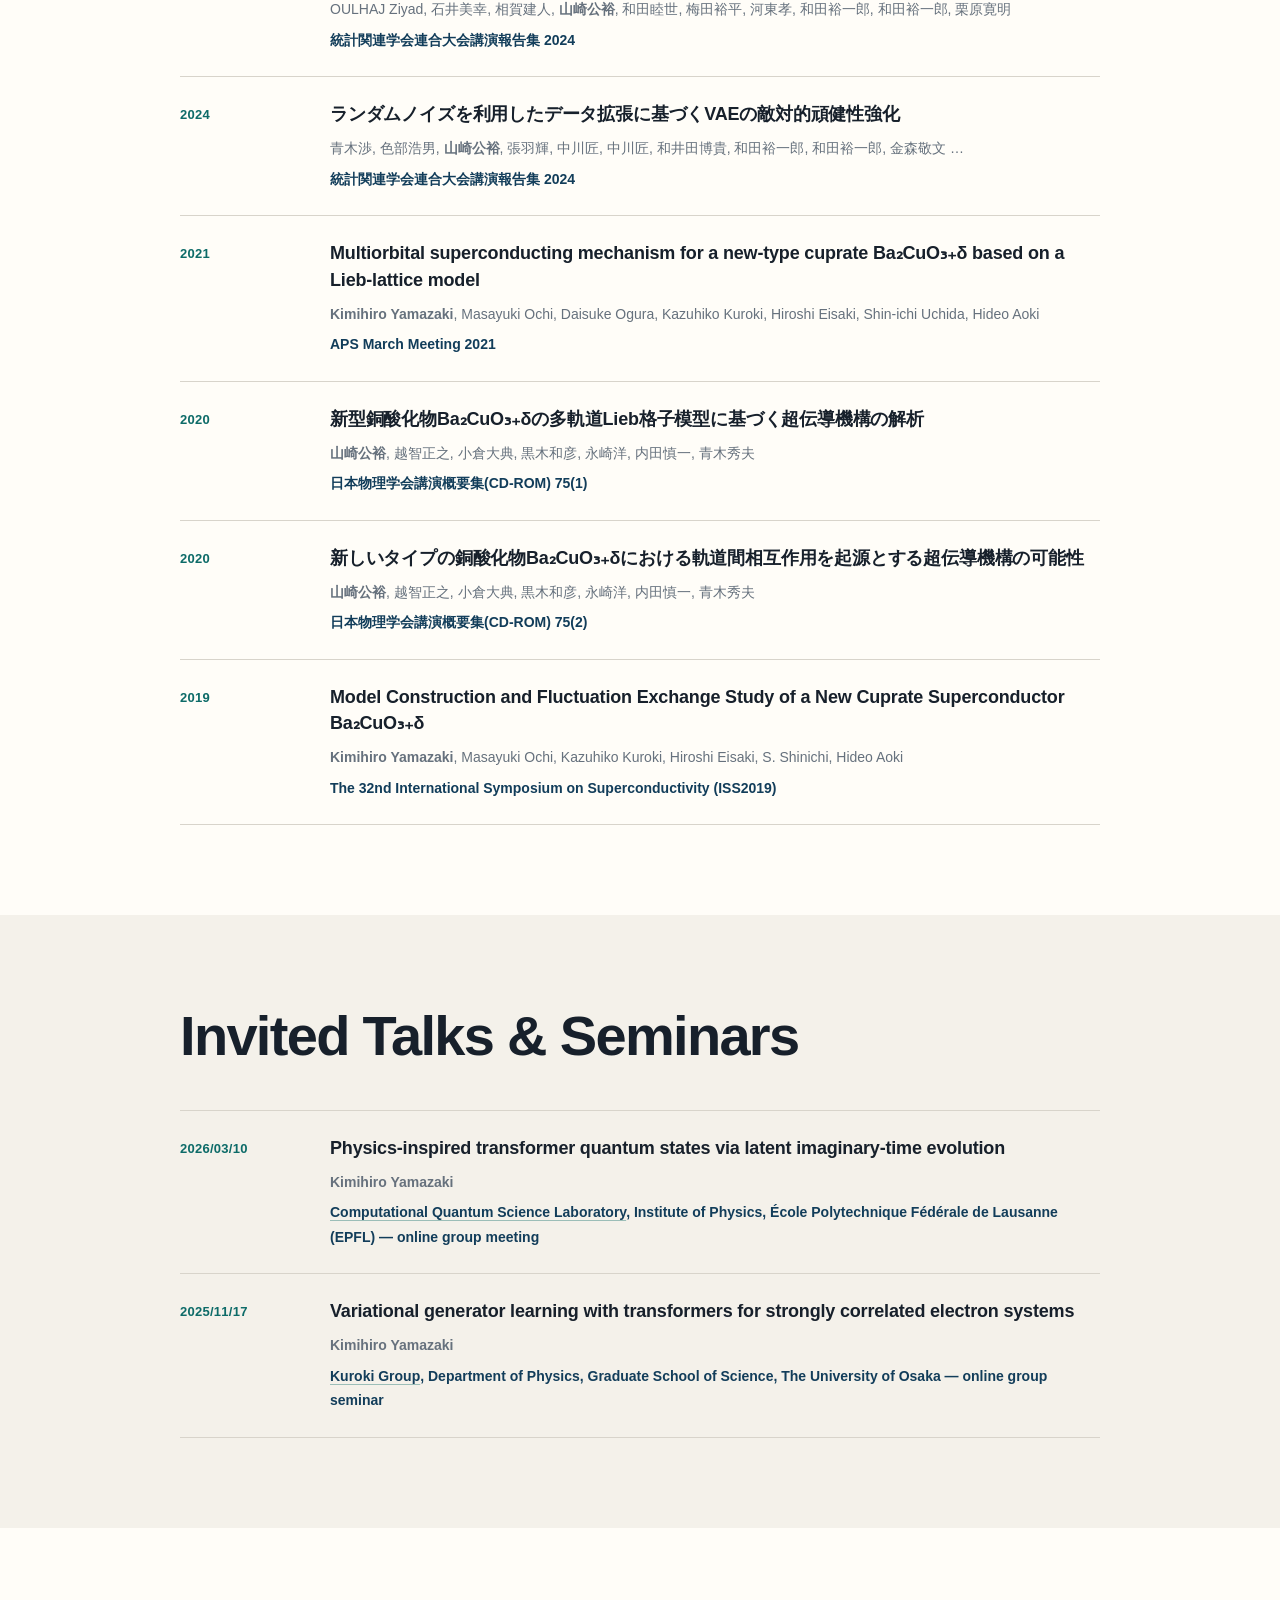
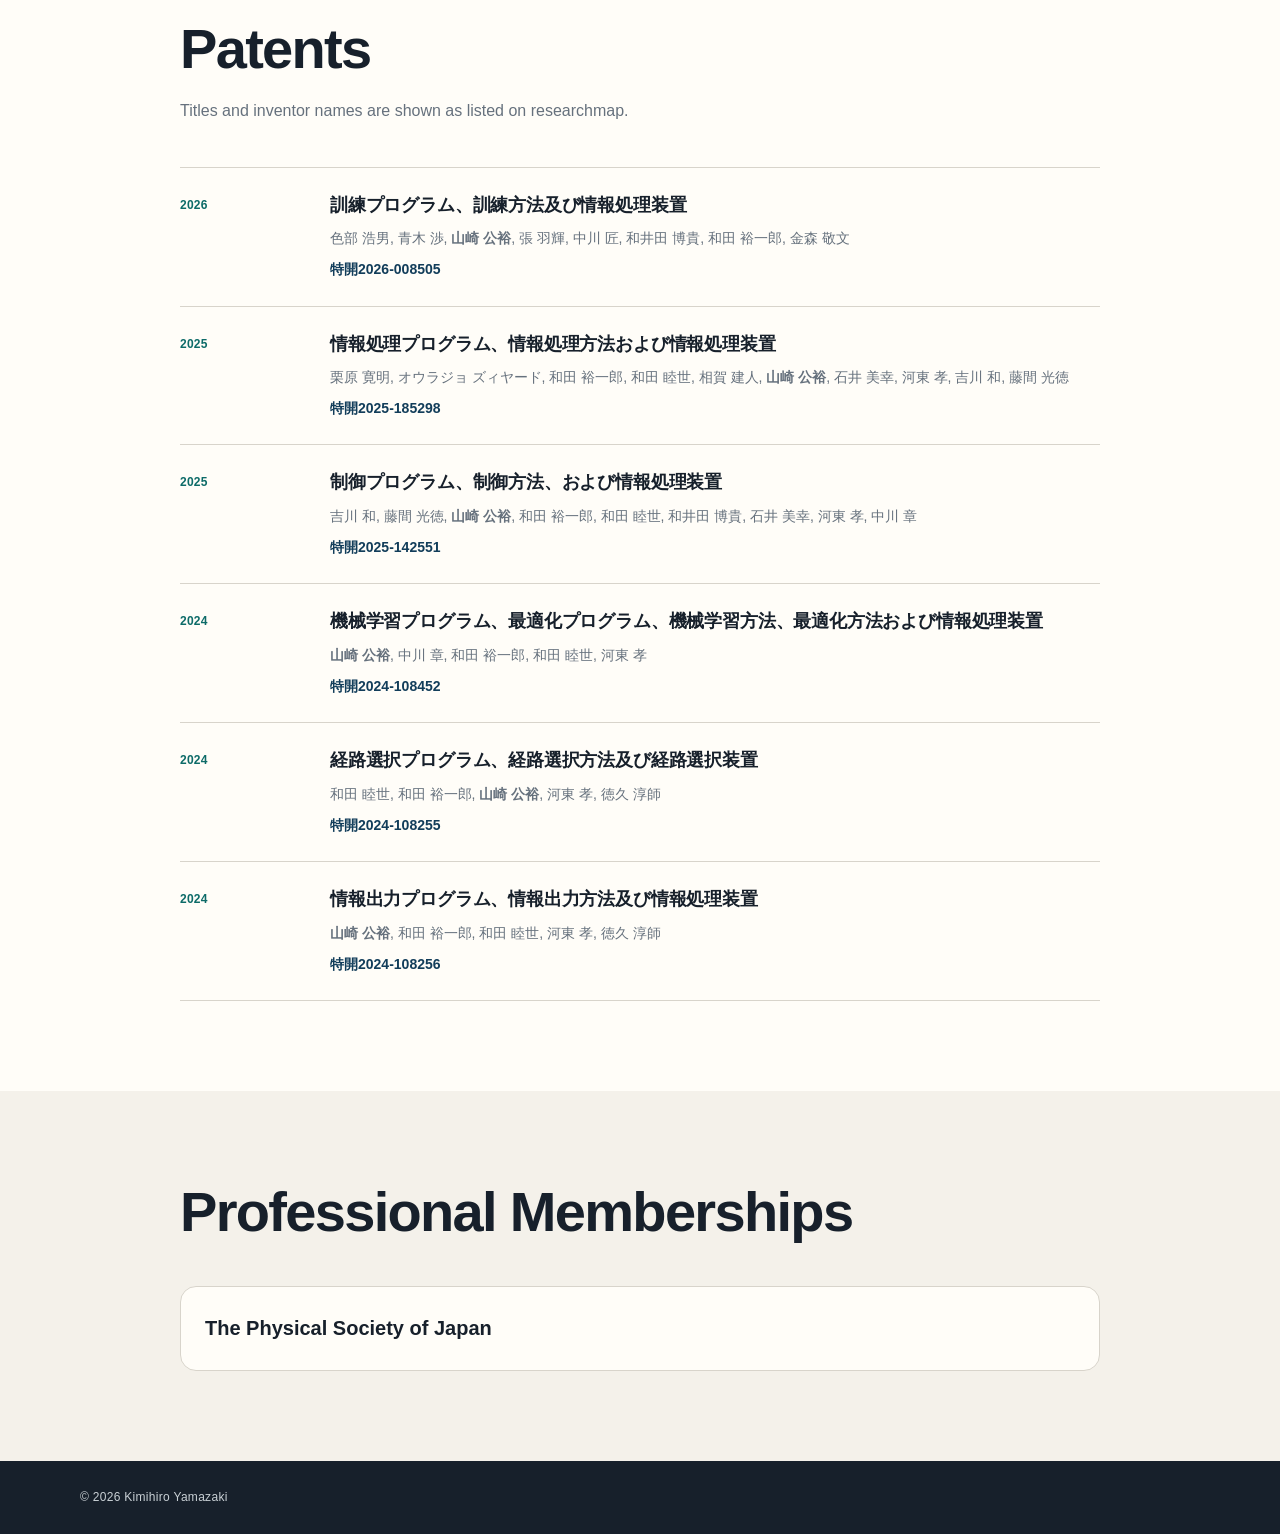
<file: works-en.html>
<!doctype html>
<html lang="en"><head><meta charset="utf-8"><meta http-equiv="refresh" content="0; url=publication-en.html"><link rel="canonical" href="publication-en.html"><title>Publication</title></head><body><p><a href="publication-en.html">Go to Publication</a></p></body></html>
</file>
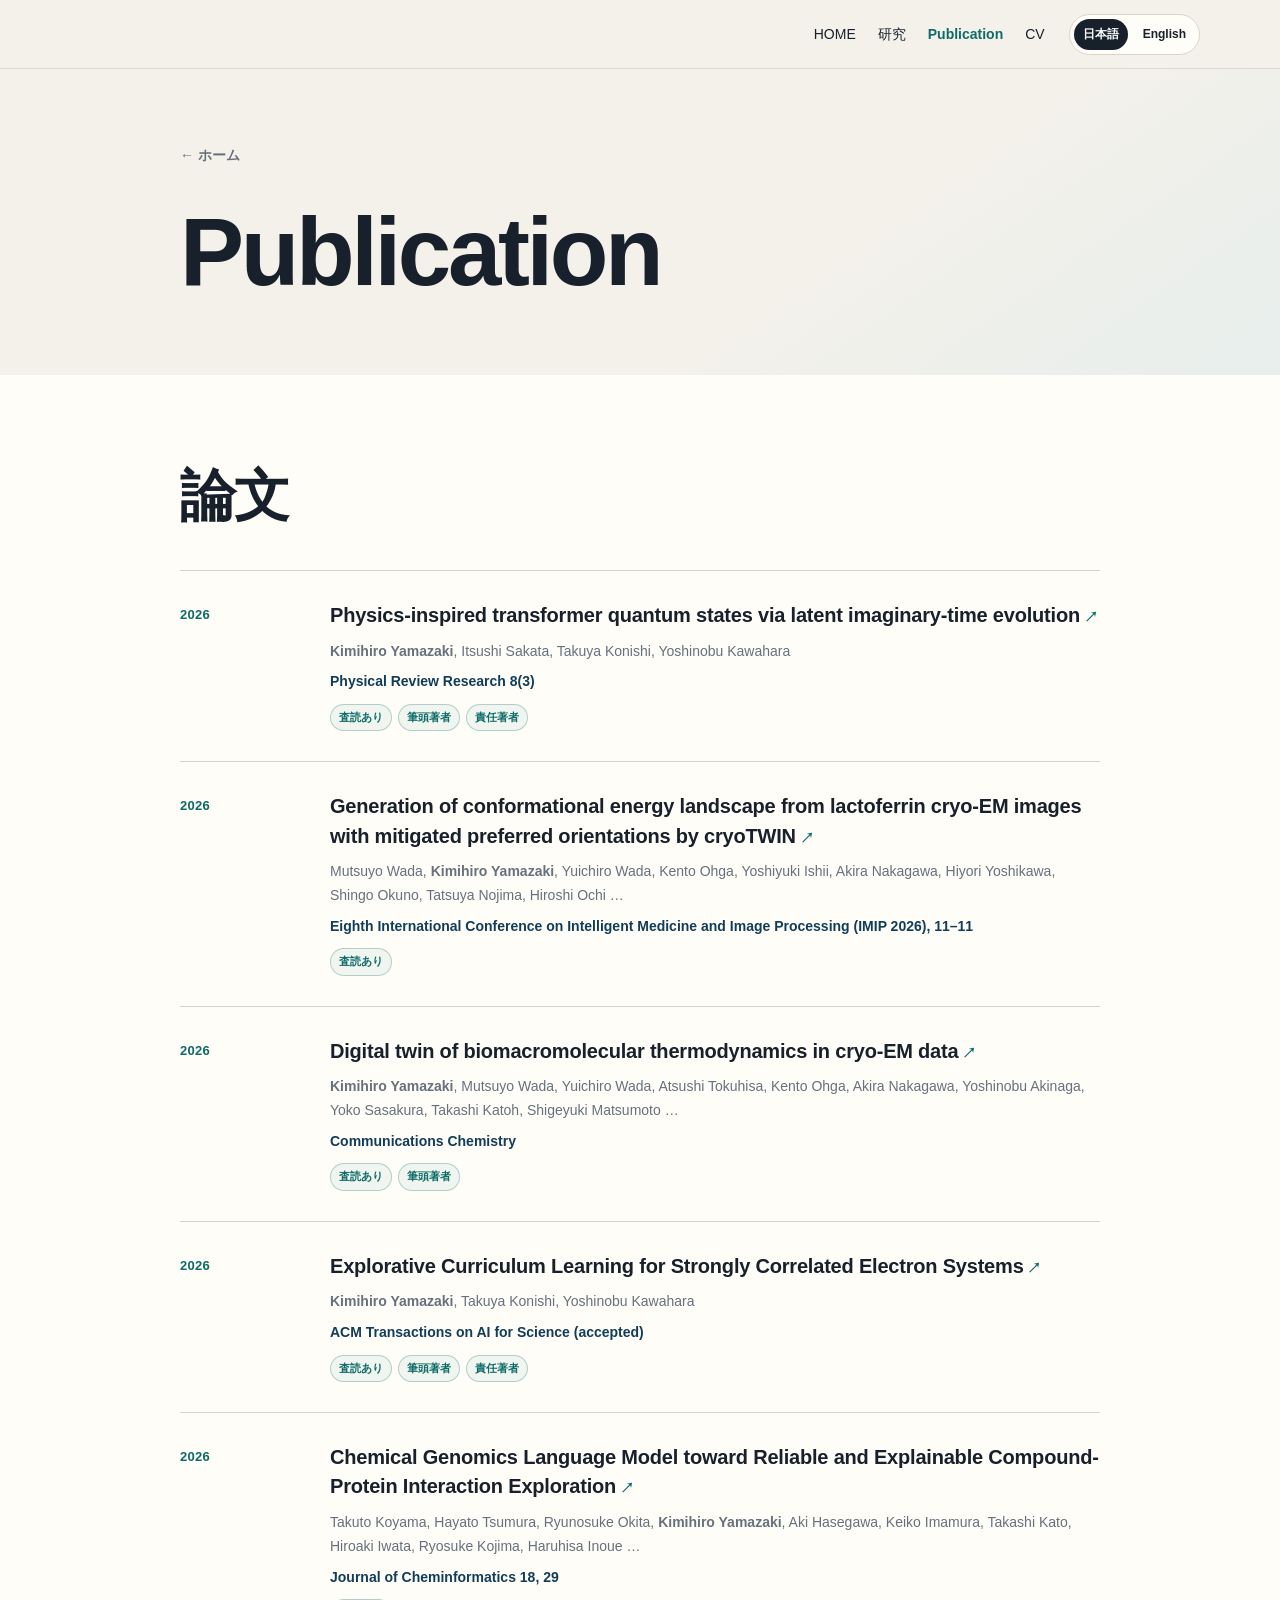
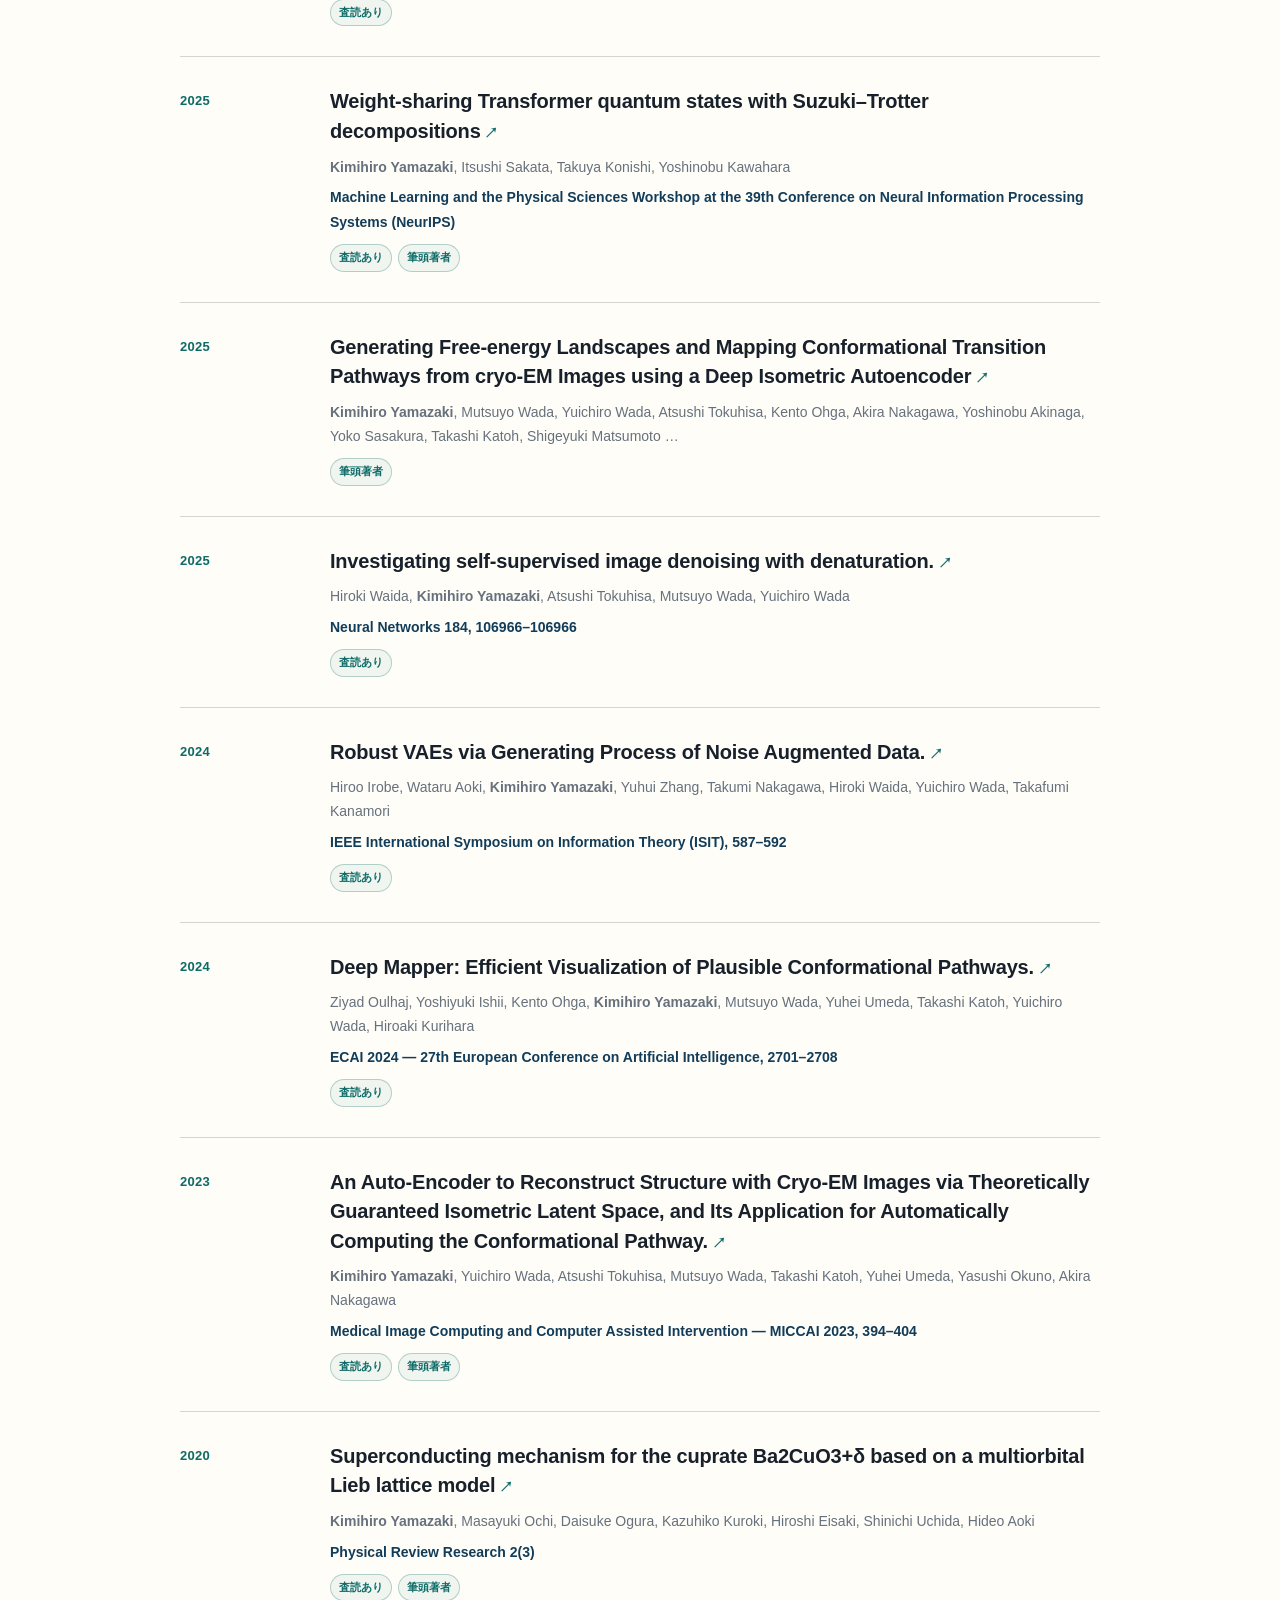
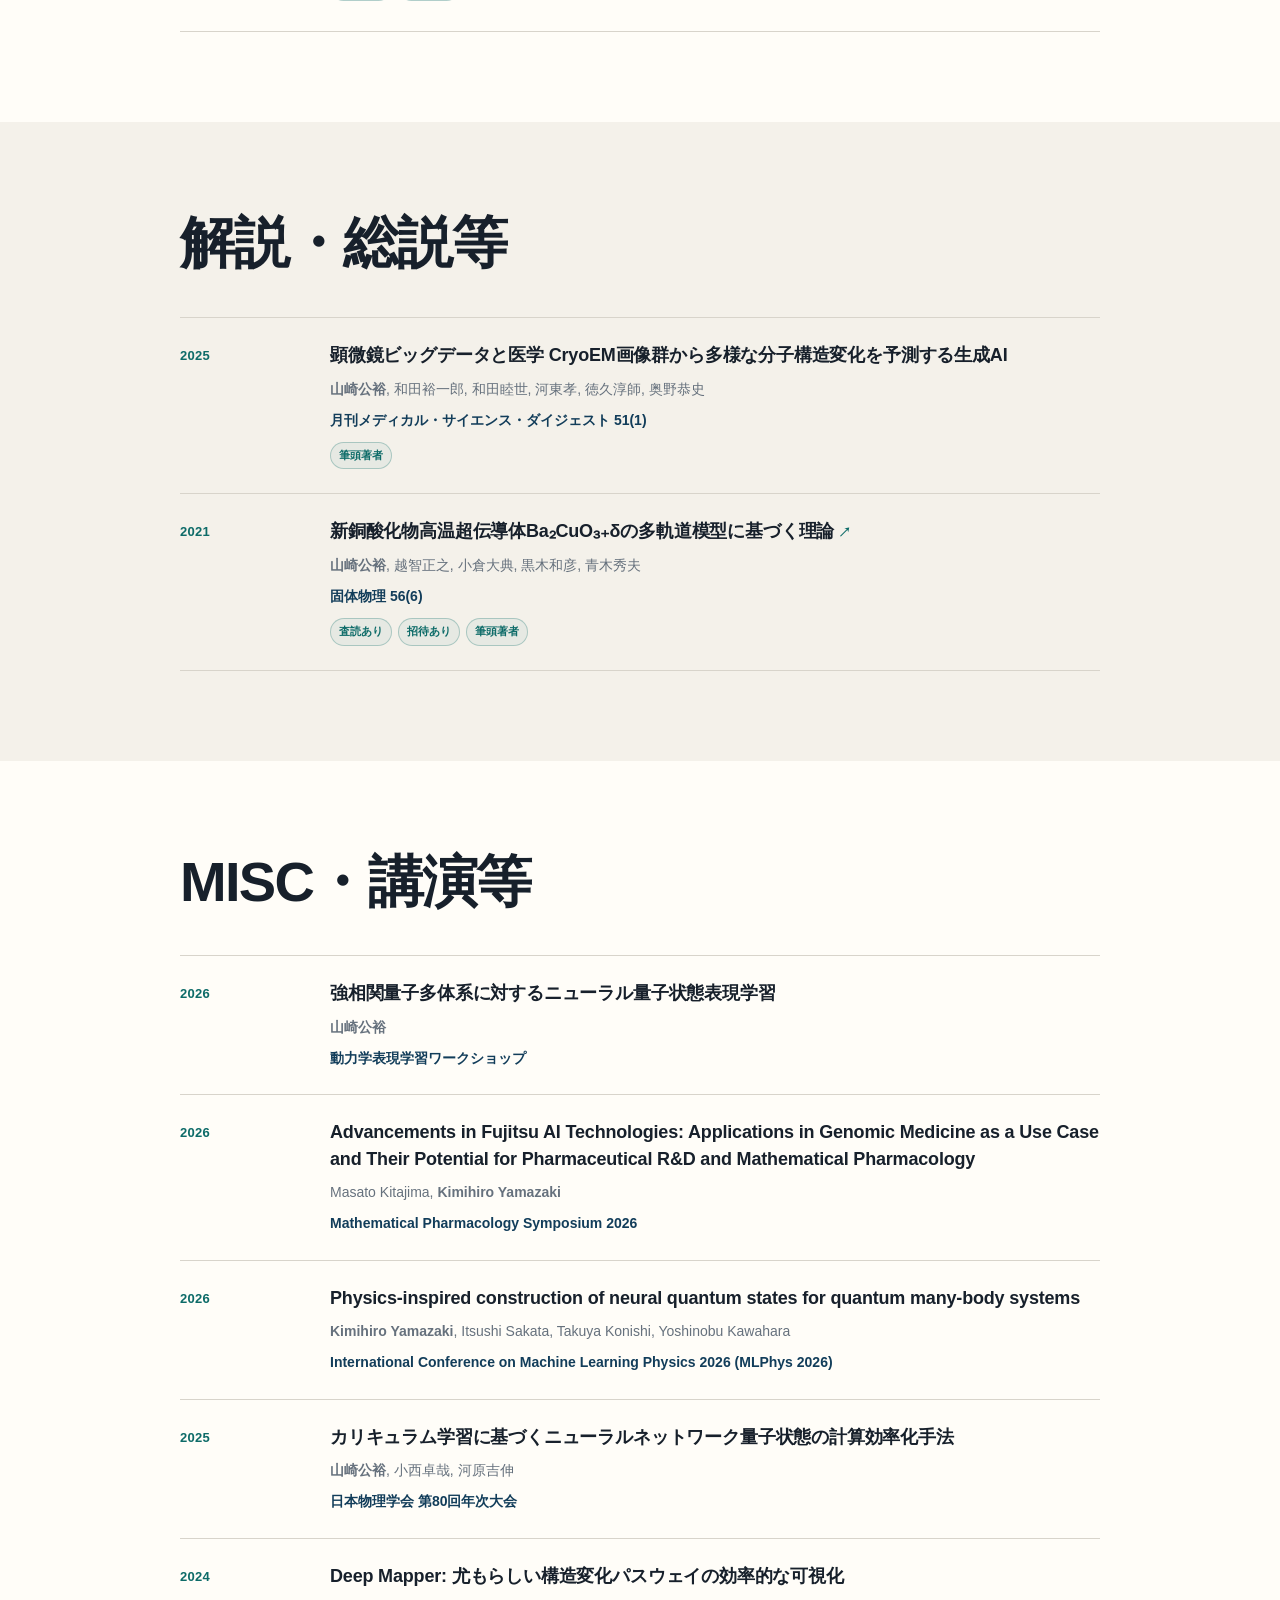
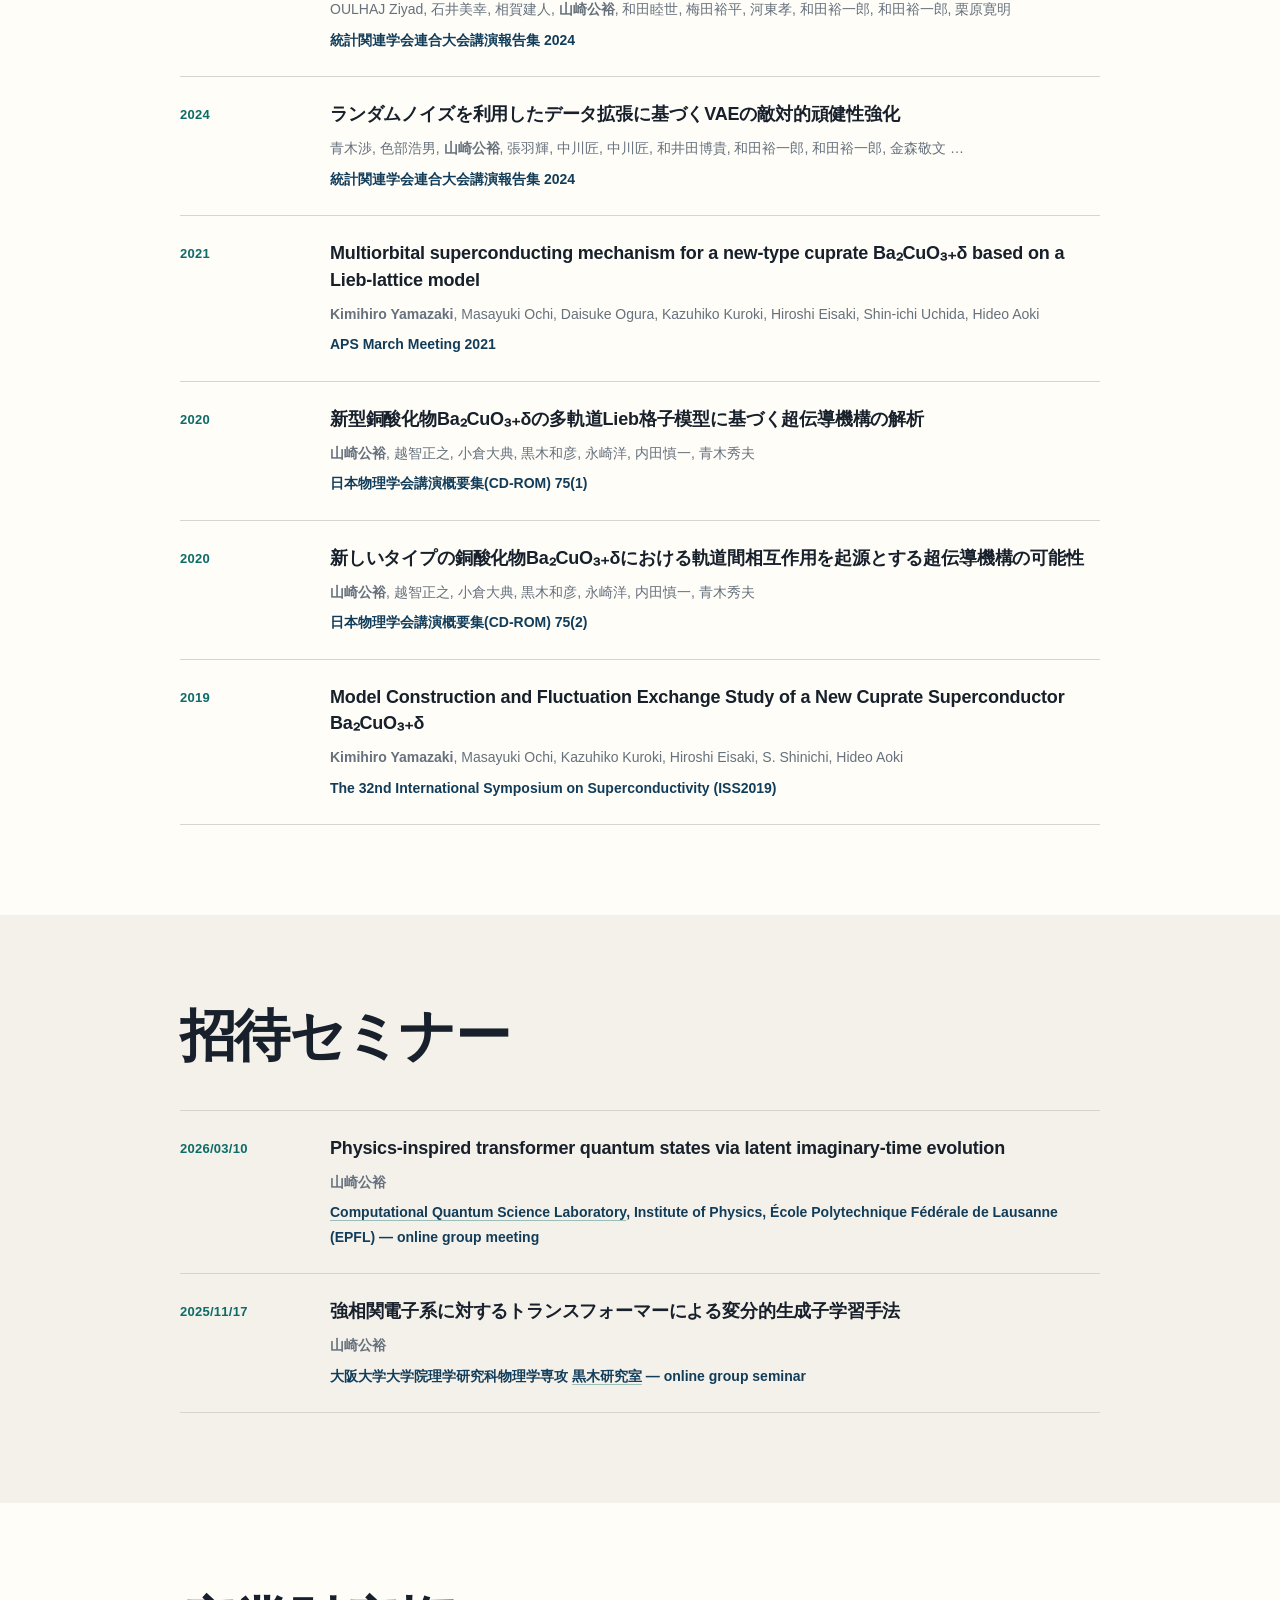
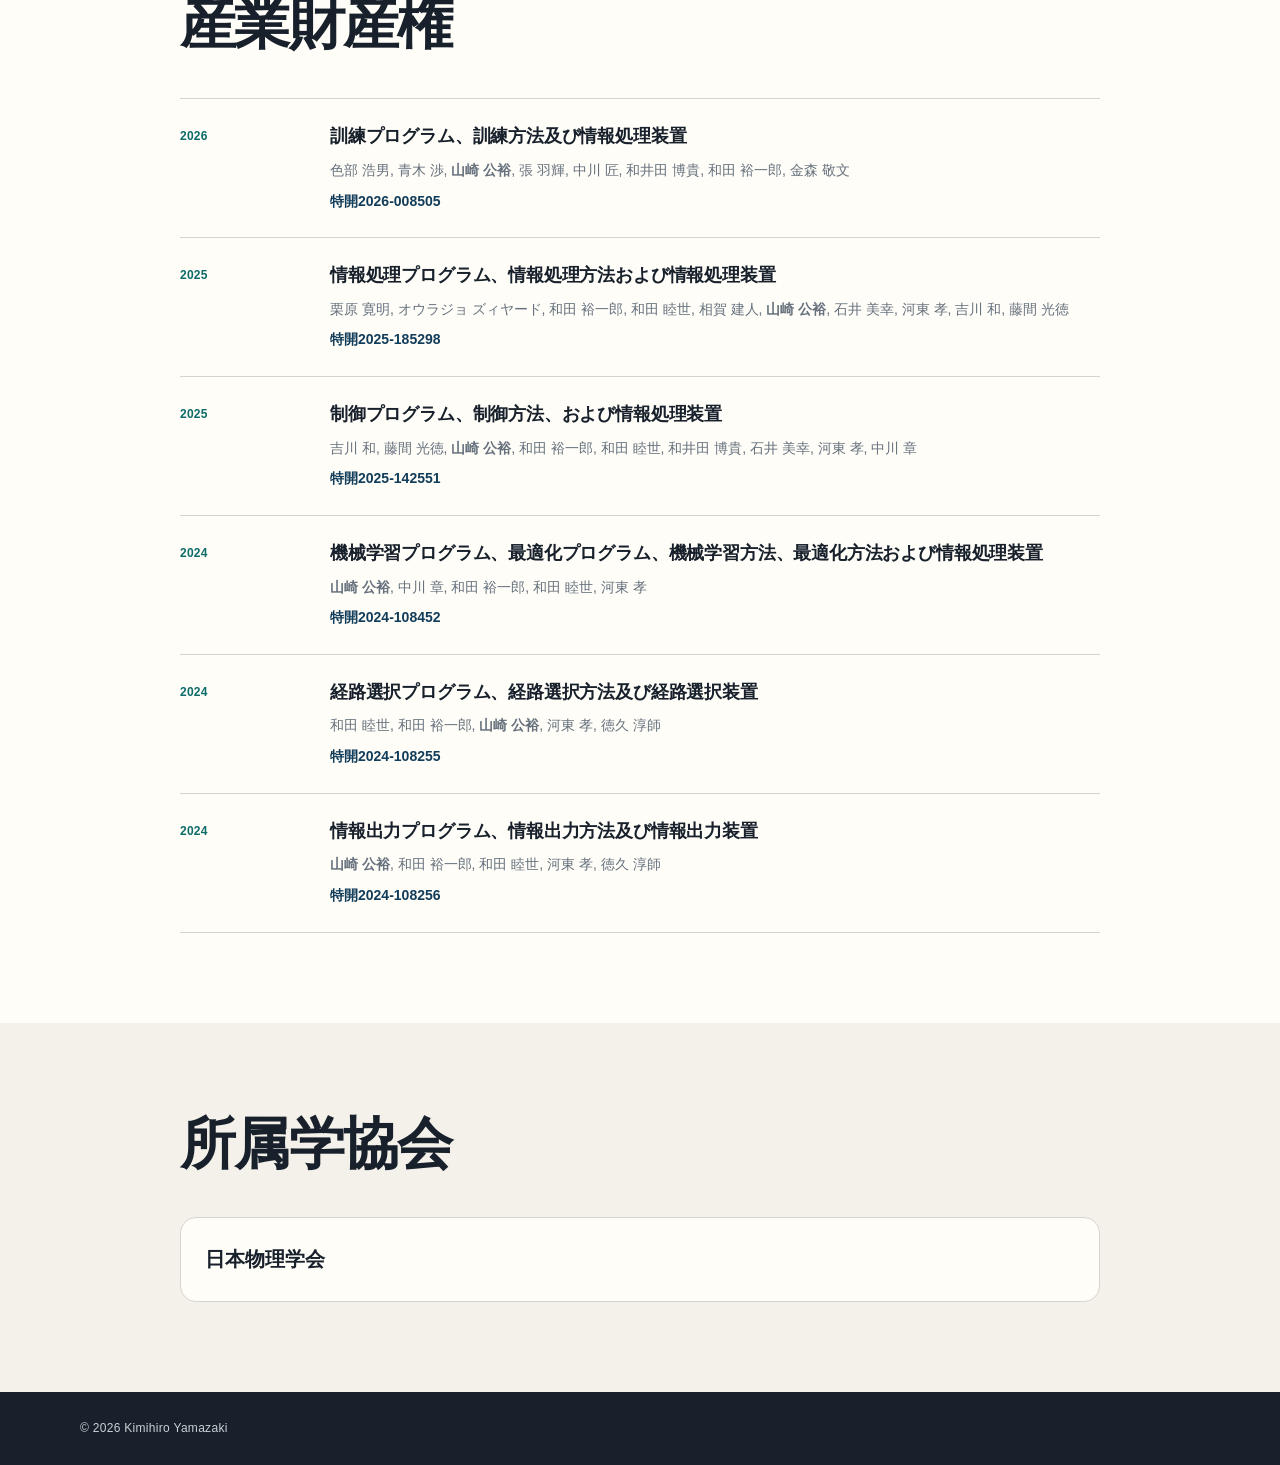
<file: works.html>
<!doctype html>
<html lang="ja"><head><meta charset="utf-8"><meta http-equiv="refresh" content="0; url=publication.html"><link rel="canonical" href="publication.html"><title>Publication</title></head><body><p><a href="publication.html">Publicationへ移動</a></p></body></html>
</file>
<file: styles.css>
:root{
  --bg:#f4f1ea;
  --paper:#fffdf8;
  --ink:#17202b;
  --muted:#66717d;
  --line:#d8d4cb;
  --accent:#0d6b68;
  --accent2:#123d5a;
  --max:1120px;
}
*{box-sizing:border-box}
html{scroll-behavior:smooth}
body{margin:0;font-family:-apple-system,BlinkMacSystemFont,"Segoe UI","Noto Sans JP",sans-serif;background:var(--bg);color:var(--ink);line-height:1.75}
a{color:inherit;text-decoration:none}
.container{width:min(var(--max),calc(100% - 40px));margin:0 auto}
.site-header{position:sticky;top:0;z-index:50;background:rgba(244,241,234,.9);backdrop-filter:blur(12px);border-bottom:1px solid rgba(216,212,203,.8)}
.nav-wrap{height:68px;display:flex;align-items:center;justify-content:flex-end}
.brand{font-weight:800;letter-spacing:.08em;border:1px solid var(--ink);width:38px;height:38px;display:grid;place-items:center;border-radius:50%}
.nav{display:flex;gap:22px;font-size:14px}.nav a:hover{color:var(--accent)}
.hero{padding:96px 0 72px;background:linear-gradient(145deg,#f4f1ea 60%,#e7eeec)}
.hero-grid{display:grid;grid-template-columns:1.5fr .7fr;gap:80px;align-items:center}
.hero-simple{max-width:none;text-align:left}
.hero-simple h1{margin-bottom:34px}
.hero-identity{display:flex;align-items:center;justify-content:flex-start;gap:26px;margin-bottom:34px;text-align:left}
.hero-identity h1{margin:0}
.profile-photo{width:132px;height:132px;object-fit:cover;border-radius:18px;border:1px solid var(--line);box-shadow:0 10px 28px rgba(23,32,43,.08);flex:0 0 auto}
.eyebrow{font-size:12px;letter-spacing:.18em;font-weight:800;color:var(--accent);margin:0 0 12px}
h1{font-size:clamp(40px,6vw,68px);line-height:1.04;letter-spacing:-.035em;margin:0 0 24px}h1 span{font-size:.46em;letter-spacing:.08em;font-weight:600}
.lead{font-size:clamp(22px,3vw,34px);font-weight:700;margin:0 0 18px;color:var(--accent2)}
.intro{font-size:17px;max-width:700px;color:#3c4751}
.role-list{margin-top:28px;display:grid;gap:10px}.role-list div{display:grid;grid-template-columns:180px 1fr;gap:16px;border-top:1px solid var(--line);padding-top:10px}.role-list span{color:var(--muted)}
.cta-row{display:flex;flex-wrap:wrap;gap:12px;margin-top:30px}.button{border:1px solid var(--ink);padding:10px 16px;border-radius:999px;font-size:14px;font-weight:700;transition:.2s}.button:hover{transform:translateY(-2px)}.button.primary{background:var(--ink);color:white}
.profile-card{background:var(--paper);border:1px solid var(--line);border-radius:24px;padding:28px;box-shadow:0 20px 60px rgba(23,32,43,.08)}
.monogram{width:120px;height:120px;border-radius:50%;display:grid;place-items:center;background:var(--accent2);color:white;font-size:34px;font-weight:800;letter-spacing:.08em;margin-bottom:34px}.profile-label{font-size:11px;letter-spacing:.16em;color:var(--muted);font-weight:800}.profile-card ul{padding-left:18px;margin:10px 0 24px}.mini-note{font-size:13px;color:var(--muted);border-top:1px solid var(--line);padding-top:16px}
.section{padding:90px 0}.alt{background:var(--paper)}.section-heading{max-width:720px;margin-bottom:42px}.section-heading h2,.contact h2{font-size:clamp(34px,5vw,56px);line-height:1.12;letter-spacing:-.03em;margin:0 0 14px}.section-heading p:not(.eyebrow){color:var(--muted)}
.split{max-width:none;display:flex;align-items:end;justify-content:space-between;gap:30px}.text-link{font-weight:700;color:var(--accent);white-space:nowrap}
.cards{display:grid;gap:18px}.cards.three{grid-template-columns:repeat(3,1fr)}.card{background:var(--paper);border:1px solid var(--line);border-radius:18px;padding:28px;min-height:280px}.card .num{display:inline-block;font-size:12px;font-weight:800;color:var(--accent);margin-bottom:54px}.card h3{font-size:24px;line-height:1.2;margin:0 0 18px}.card p{color:var(--muted);margin:0}
.pub-list{border-top:1px solid var(--line)}.pub{display:grid;grid-template-columns:100px 1fr;gap:28px;padding:28px 0;border-bottom:1px solid var(--line)}.pub-year{font-weight:800;color:var(--accent)}.pub h3{font-size:20px;line-height:1.45;margin:0 0 8px}.authors,.venue{margin:4px 0;color:var(--muted);font-size:14px}.venue{font-weight:700;color:var(--accent2)}
.timeline{border-top:1px solid var(--line)}.timeline-item{display:grid;grid-template-columns:160px 1fr;gap:35px;padding:24px 0;border-bottom:1px solid var(--line)}.timeline-item .year{font-weight:800;color:var(--accent)}.timeline-item h3{margin:0;font-size:20px}.timeline-item p{margin:4px 0 0;color:var(--muted)}
.highlight{background:var(--accent2);color:white}.stats{display:grid;grid-template-columns:repeat(3,1fr);gap:20px}.stats>div{border-right:1px solid rgba(255,255,255,.25);padding-right:20px}.stats>div:last-child{border-right:0}.stats span{font-size:64px;font-weight:800;line-height:1}.stats p{margin:8px 0 0;color:rgba(255,255,255,.72)}
.contact{background:#e7eeec}.contact-grid{display:grid;grid-template-columns:1.2fr 1fr;gap:80px;align-items:center}.contact-grid>div:last-child p{color:#4d5a64}
footer{padding:28px 0;background:var(--ink);color:#c9d0d5;font-size:12px}.footer-wrap{display:flex;justify-content:space-between;gap:20px}
@media (max-width:820px){.nav{display:none}.hero{padding-top:62px}.hero-grid,.contact-grid{grid-template-columns:1fr;gap:42px}.profile-card{max-width:520px}.cards.three{grid-template-columns:1fr}.card{min-height:auto}.role-list div{grid-template-columns:1fr;gap:2px}.timeline-item{grid-template-columns:105px 1fr}.stats{grid-template-columns:1fr}.stats>div{border-right:0;border-bottom:1px solid rgba(255,255,255,.25);padding:20px 0}.stats>div:last-child{border-bottom:0}.split{align-items:flex-start;flex-direction:column}.footer-wrap{flex-direction:column}}
@media (max-width:520px){.container{width:min(var(--max),calc(100% - 28px))}.section{padding:66px 0}.pub{grid-template-columns:1fr;gap:4px}.timeline-item{grid-template-columns:1fr;gap:4px}.monogram{width:92px;height:92px}.hero-identity{gap:16px;align-items:center}.profile-photo{width:76px;height:76px;border-radius:14px}}

/* Header language switch */
.header-right{display:flex;align-items:center;gap:24px}
.lang-switch{display:flex;align-items:center;gap:6px;padding:4px;border:1px solid var(--line);border-radius:999px;background:var(--paper);font-size:12px;font-weight:700;white-space:nowrap}
.lang-switch a,.lang-switch span{padding:5px 9px;border-radius:999px}
.lang-switch a:hover{color:var(--accent)}
.lang-switch .active{background:var(--ink);color:white}
@media (max-width:820px){.header-right{gap:10px}.lang-switch{font-size:11px}}


/* Detailed works pages */
.narrow{max-width:920px}
.subpage-hero{padding:72px 0 52px;background:linear-gradient(145deg,#f4f1ea 62%,#e7eeec)}
.back-link{display:inline-block;margin-bottom:34px;color:var(--muted);font-size:14px;font-weight:700}
.back-link:hover{color:var(--accent)}
.page-title{font-size:clamp(54px,9vw,96px);margin-bottom:22px}
.page-intro{font-size:17px;max-width:760px;color:#3c4751;margin:0}
.metrics{display:grid;gap:12px;margin-top:38px}.metrics.four{grid-template-columns:repeat(4,1fr)}
.metrics>div{background:rgba(255,253,248,.72);border:1px solid var(--line);border-radius:15px;padding:17px 18px;display:flex;flex-direction:column;gap:2px}
.metrics strong{font-size:30px;line-height:1.1;color:var(--accent2)}.metrics span{font-size:12px;color:var(--muted);font-weight:700}
.jump-nav{display:flex;flex-wrap:wrap;gap:9px;margin-top:20px}
.jump-nav a{border:1px solid var(--line);background:var(--paper);border-radius:999px;padding:7px 12px;font-size:13px;font-weight:700}
.jump-nav a:hover{border-color:var(--accent);color:var(--accent)}
.works-section{scroll-margin-top:68px}
.work-list{border-top:1px solid var(--line)}
.work-item{display:grid;grid-template-columns:120px 1fr;gap:30px;padding:30px 0;border-bottom:1px solid var(--line)}
.work-date{font-size:13px;font-weight:800;color:var(--accent);letter-spacing:.02em;padding-top:3px;overflow-wrap:anywhere}
.work-item h3{font-size:20px;line-height:1.48;margin:0 0 9px;letter-spacing:-.01em}
.work-item .authors{font-size:14px;line-height:1.7;margin:0;color:var(--muted)}
.work-item .venue{font-size:14px;margin:6px 0 0;font-weight:700;color:var(--accent2)}
.badges{display:flex;flex-wrap:wrap;gap:6px;margin-top:10px}
.badges span{font-size:11px;font-weight:800;color:var(--accent);border:1px solid rgba(13,107,104,.28);background:rgba(13,107,104,.055);padding:3px 8px;border-radius:999px}
.work-list.compact .work-item{padding:24px 0}.work-list.compact .work-item h3{font-size:18px}
.patent-list .work-date{font-size:12px}
.society-card{border:1px solid var(--line);background:var(--paper);border-radius:16px;padding:24px;font-size:20px;font-weight:800}
.source-note{margin-top:30px;padding-top:20px;border-top:1px solid var(--line);font-size:13px;color:var(--muted)}
.source-note a{text-decoration:underline;text-underline-offset:3px}
.nav a[aria-current="page"]{color:var(--accent);font-weight:800}
@media (max-width:820px){.metrics.four{grid-template-columns:repeat(2,1fr)}.work-item{grid-template-columns:1fr;gap:5px}.work-date{padding-top:0}.subpage-hero{padding-top:52px}}
@media (max-width:520px){.metrics.four{grid-template-columns:1fr 1fr}.page-title{font-size:52px}.jump-nav a{font-size:12px}.work-item h3{font-size:18px}}

/* Icon-only email button */
.icon-button{width:42px;height:42px;padding:0;display:inline-grid;place-items:center;border-radius:50%}
.icon-button svg{width:19px;height:19px;display:block}

/* Publication links */
.paper-link{color:inherit;text-decoration-thickness:1px;text-decoration-color:transparent;text-underline-offset:4px;transition:color .18s,text-decoration-color .18s}
.paper-link::after{content:" ↗";font-size:.72em;color:var(--accent);font-weight:800;white-space:nowrap}
.paper-link:hover{color:var(--accent2);text-decoration:underline;text-decoration-color:var(--accent)}


/* Profile links */
.profile-links{align-items:center}
.profile-icon-link{width:44px;height:44px;display:inline-grid;place-items:center;border:1px solid var(--line);border-radius:50%;background:var(--paper);transition:transform .18s,border-color .18s,box-shadow .18s}
.profile-icon-link:hover{transform:translateY(-2px);border-color:var(--accent);box-shadow:0 8px 22px rgba(23,32,43,.08)}
.profile-icon-link svg{width:20px;height:20px;display:block}


/* Research overview */
.research-grid{display:grid;grid-template-columns:minmax(0,.82fr) minmax(420px,1.18fr);gap:64px;align-items:center}
.research-copy .section-heading{max-width:620px;margin-bottom:0}
.research-keyword-block{margin-top:30px}
.keyword-label{margin:0 0 10px;font-size:11px;line-height:1.2;letter-spacing:.16em;font-weight:800;color:var(--muted)}
.research-keywords{display:flex;flex-wrap:wrap;gap:9px;list-style:none;padding:0;margin:0}
.research-keywords li{padding:8px 13px;border:1px solid rgba(13,107,104,.25);border-radius:999px;background:rgba(13,107,104,.055);color:var(--accent2);font-size:13px;font-weight:750;line-height:1.35}
.research-visual{position:relative;margin:0;padding:10px;background:rgba(255,253,248,.78);border:1px solid var(--line);border-radius:24px;box-shadow:0 20px 55px rgba(23,32,43,.09);overflow:hidden}
.research-visual::after{content:"";position:absolute;inset:auto 12% -28px 12%;height:58px;background:rgba(13,107,104,.13);filter:blur(30px);pointer-events:none}
.research-visual picture,.research-visual img{display:block;width:100%}
.research-visual img{height:auto;border-radius:16px}
.image-credit{position:relative;z-index:1;margin:8px 6px 2px;text-align:right;color:var(--muted);font-size:11px;line-height:1.4;letter-spacing:.01em}

/* Site footer */
.site-footer{padding:26px 0;background:var(--ink);color:#c9d0d5;font-size:12px}
.site-footer .footer-wrap{align-items:center}
.site-footer p{margin:0;letter-spacing:.025em}

@media (max-width:900px){
  .research-grid{grid-template-columns:1fr;gap:38px}
  .research-copy .section-heading{max-width:720px}
  .research-visual{max-width:760px}
}
@media (max-width:520px){
  .research-keyword-block{margin-top:24px}
  .research-keywords{gap:7px}
  .research-keywords li{padding:7px 11px;font-size:12px}
  .research-visual{padding:6px;border-radius:18px}
  .research-visual img{border-radius:13px}
}

.inline-link{text-decoration:underline;text-decoration-thickness:1px;text-underline-offset:3px;text-decoration-color:rgba(13,107,104,.38);transition:color .18s,text-decoration-color .18s}
.inline-link:hover{color:var(--accent);text-decoration-color:var(--accent)}
</file>
